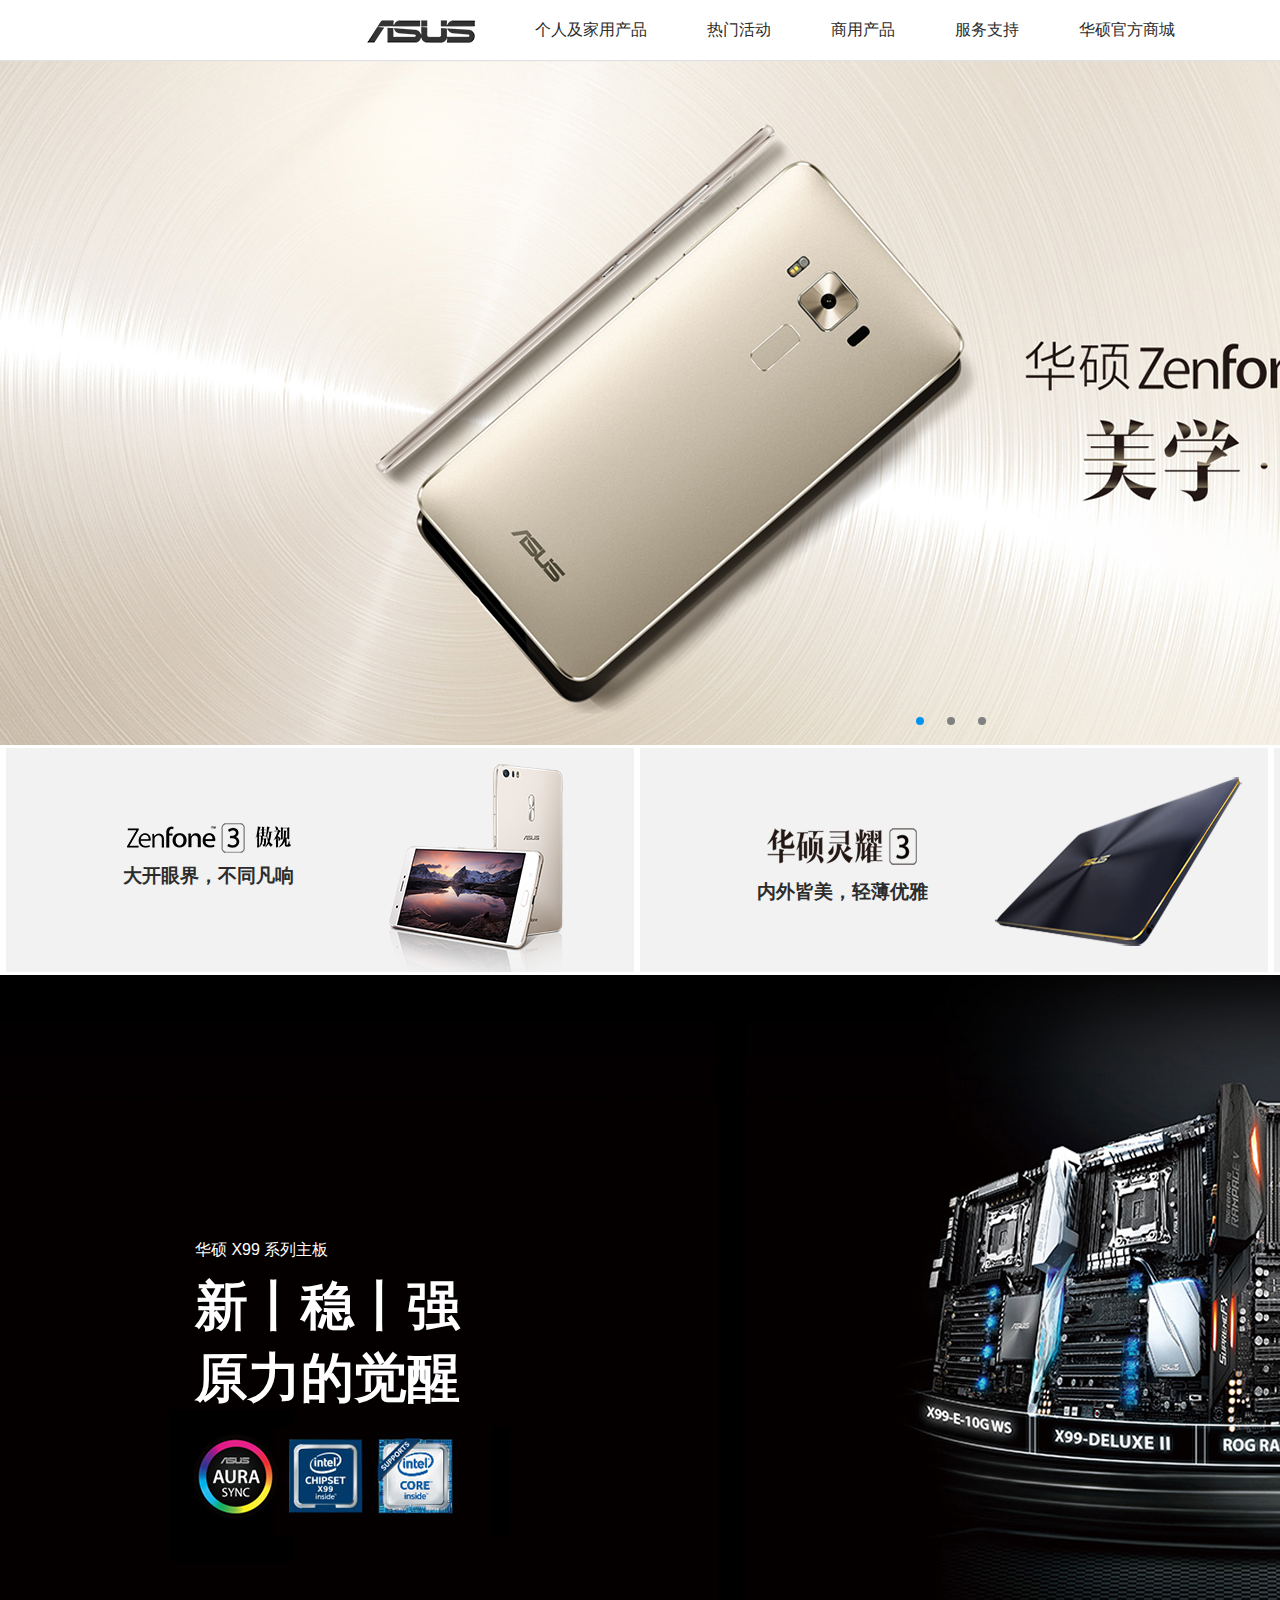
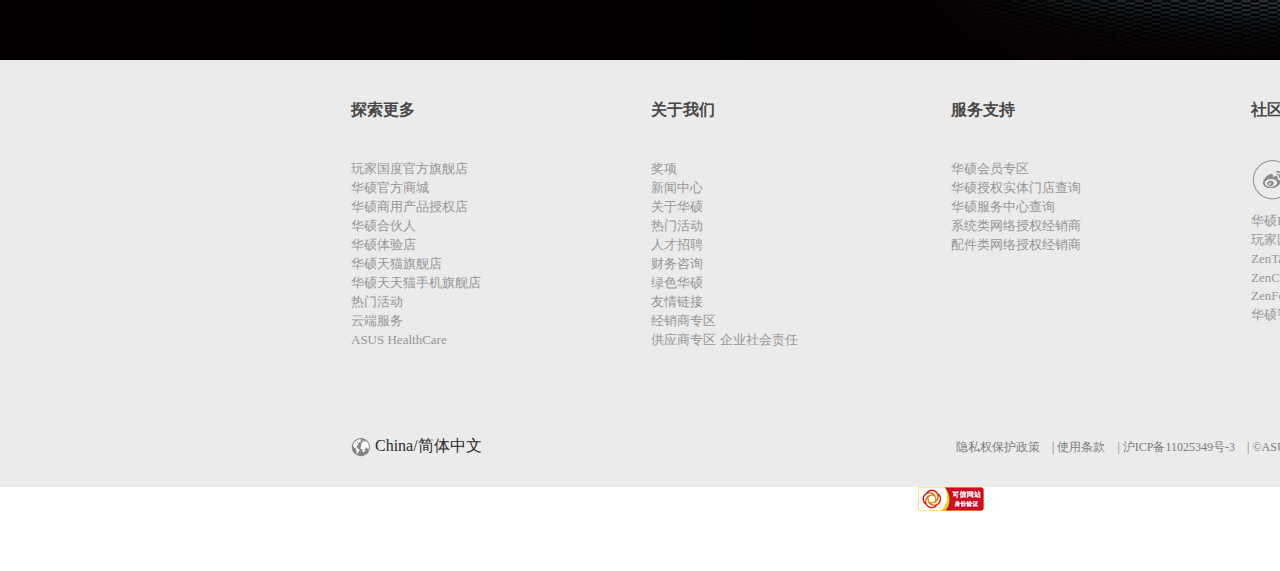
<file: index.html>
<!DOCTYPE html>
<html>
	<head>
		<meta charset="utf-8" />
		<link rel="stylesheet" type="text/css" href="css/base.css"/>
		<link rel="stylesheet" type="text/css" href="css/huashuo.css"/>
		<script src="js/souye.js" type="text/javascript" charset="utf-8"></script>
		<title></title>
	</head>
	<body>
		<!--整体-->
		<div id="all">
		<!--导航-->
		<div id="header">
			<div id="inner">
				<a id="logo" href="#"><img src="img/asus-logo-black.png"/></a>
				<div id="bar">
					<ul>
						<li class="h-l">
							<a href="#">个人及家用产品</a>
							<div id="var">
								<ul id="b-u">
									<li class="v-l"><a class="v-a" href="">智能手机</a>
										<div id="l-d">
											<div id="l-m">
												<span id="m-s">
													笔记本电脑
												</span><br />
												<a href="">ZENBOOK/U系列</a><br />
												<a href="">游戏系列</a><br />
												<a href="">N系列</a><br />
												<a href="">飞行堡垒系列</a><br />
												<a href="">A/K系列</a><br />
												<a href="">X系列</a><br />
												<a href="">E系列</a><br />
												<a href="">D系列</a><br />
												<a href="">W系列</a><br />
												<a href="">V/VM系列</a><br />
												<a href="">F/R系列</a><br />
												<span id="m-s-1">
													变形本
												</span><br />
												<a href="">Transformer Book 系列(可拆卸底座)</a>
												<a href="">Transformer Book 系列(可翻转屏幕)</a>
												<span id="m-s-1">
													笔记本电脑配件
												</span><br />
												<a href="">底座</a>
											</div><div id="l-r">
												<img src="img/78.png"/>
												<div id="r-b">
													<span id="m-s-2">
														ASUS ZenBook<br />
														U306UA
													</span><br />
													纤美外形，薄然心动<br />
													<a href="">了解更多</a>
												</div>
										</div>
									</li>
									<li class="v-l"><a class="v-a" href="">笔记本电脑及变形本</a>
										<div id="l-d">
											<div id="l-m">
												<span id="m-s">
													笔记本电脑
												</span><br />
												<a href="">ZENBOOK/U系列</a><br />
												<a href="">游戏系列</a><br />
												<a href="">N系列</a><br />
												<a href="">飞行堡垒系列</a><br />
												<a href="">A/K系列</a><br />
												<a href="">X系列</a><br />
												<a href="">E系列</a><br />
												<a href="">D系列</a><br />
												<a href="">W系列</a><br />
												<a href="productlist.html">V/VM系列</a><br />
												<a href="">F/R系列</a><br />
												<span id="m-s-1">
													变形本
												</span><br />
												<a href="">Transformer Book 系列(可拆卸底座)</a>
												<a href="">Transformer Book 系列(可翻转屏幕)</a>
												<span id="m-s-1">
													笔记本电脑配件
												</span><br />
												<a href="">底座</a>
											</div><div id="l-r">
												<img src="img/78.png"/>
												<div id="r-b">
													<span id="m-s-2">
														ASUS ZenBook<br />
														U306UA
													</span><br />
													纤美外形，薄然心动<br />
													<a href="">了解更多</a>
												</div>
											</div>
										</div>
									</li>
									<li class="v-l"><a class="v-a" href="">平板电脑</a>
										<div id="l-d">
											<div id="l-m"></div><div id="l-r"></div>
										</div>
									</li>
									<li class="v-l"><a class="v-a" href="">主板</a>
										<div id="l-d">
											<div id="l-m"></div><div id="l-r"></div>
										</div>
									</li>
									<li class="v-l"><a class="v-a" href="">显卡</a>
										<div id="l-d">
											<div id="l-m"></div><div id="l-r"></div>
										</div>
									</li>
									<li class="v-l"><a class="v-a" href="">智能配戴</a>
										<div id="l-d">
											<div id="l-m"></div><div id="l-r"></div>
										</div>
									</li>
									<li class="v-l"><a class="v-a" href="">台式电脑及一体电脑</a>
										<div id="l-d">
											<div id="l-m"></div><div id="l-r"></div>
										</div>
									</li>
									<li class="v-l"><a class="v-a" href="">液晶显示器</a>
										<div id="l-d">
											<div id="l-m"></div><div id="l-r"></div>
										</div>
									</li>
									<li class="v-l"><a class="v-a" href="">网络产品</a>
										<div id="l-d">
											<div id="l-m"></div><div id="l-r"></div>
										</div>
									</li>
									<li class="v-l"><a class="v-a" href="">多媒体产品</a>
										<div id="l-d">
											<div id="l-m"></div><div id="l-r"></div>
										</div>
									</li>
									<li class="v-l"><a class="v-a" href="">车载产品</a>
										<div id="l-d">
											<div id="l-m"></div><div id="l-r"></div>
										</div>
									</li>
									<li class="v-l"><a class="v-a" href="">周边配件</a>
										<div id="l-d">
											<div id="l-m"></div><div id="l-r"></div>
										</div>
									</li>
									<li class="v-l"><a class="v-a" href="">游戏设备</a>
										<div id="l-d">
											<div id="l-m"></div><div id="l-r"></div>
										</div>
									</li>
								</ul>
							</div>
						</li>
						<li class="h-l">
							<a href="#">热门活动</a>
							<div id="var1">
								<div id="v1">
									<div id="img1">
										<a href=""><div id="sh-img1"></div></a>
									</div>
									<div id="img1-a">
										<a href="">庆双旦 华硕板卡放大招</a>
									</div>
									<div id="v1-l">
										<a href=""><div id="sh-v1-l"></div></a>
									</div>
									<div id="v1-r">
										<a href=""><div id="sh-v1-r"></div></a>
									</div>
									<div id="v1-a">
									<a href="">缤纷圣诞，好礼不停</a>
									<a id="v1-a-2" href="">《求装机！大师》第二期</a>
									</div>
								</div>
								<div id="v2">
									<div id="v2-1">
										<a href=""><div id="sh-v2-1"></div></a>
									</div>
									<div id="v2-2">
										<a href=""><div id="sh-v2-2"></div></a>
									</div>
									<div id="v2-a">
										<a class="v2-a-1" href="">点燃激情，只为超越</a>
										<a id="v1-a-2" href="">心动灵耀</a>
									</div>
									<div id="v2-3">
										<a href=""><div id="sh-v2-3"></div></a>
									</div>
									<div id="v2-4">
										<a href=""><div id="sh-v2-4"></div></a>
									</div>
									<div id="v2-a">
										<a class="v2-a-1" href="">ROG Claymore 震撼上市</a>
										<a id="v1-a-2" href="">hello.小优</a>
									</div>
									<div id="v2-5">
										<a href=""><div id="sh-v2-5"></div></a>
									</div>
									<div id="v2-6">
										<a href=""><div id="sh-v2-6"></div></a>
									</div>
									<div id="v2-a">
										<a class="v2-a-1" href="">性能巨兽</a>
										<a id="v1-a-2" href="">热血游戏主义</a>
									</div>
								</div>
							</div>
						</li>
						<li class="h-l">
							<a href="#">商用产品</a>
							<div id="var2">
								<ul>
									<li><a class="l-a" href="">产品</a>
											<div id="var2-h">
												<div id="all-a">
													<a href="">笔记本电脑</a><br />
													<a href="">服务器与超算</a><br />
													<a href="">台式电脑</a><br />
													<a href="">一体电脑</a><br />
													<a href="">液晶显示器</a><br />
													<a href="">投影仪</a><br />
													<a href="">数位看板</a><br />
													<a href="">网络产品</a>
												</div>
											</div>
										</li>
									<li><a class="l-a" href="">企业规划</a>
										<div id="var2-h">
												<div id="all-a">
													<a href="">笔记本电脑</a><br />
													<a href="">服务器与超算</a><br />
													<a href="">台式电脑</a><br />
													<a href="">一体电脑</a><br />
													<a href="">液晶显示器</a><br />
													<a href="">投影仪</a><br />
													<a href="">数位看板</a><br />
													<a href="">网络产品</a>
												</div>
											</div>
									</li>
									<li><a class="l-a" href="">解决方案</a>
										<div id="var2-h">
												<div id="all-a">
													<a href="">笔记本电脑</a><br />
													<a href="">服务器与超算</a><br />
													<a href="">台式电脑</a><br />
													<a href="">一体电脑</a><br />
													<a href="">液晶显示器</a><br />
													<a href="">投影仪</a><br />
													<a href="">数位看板</a><br />
													<a href="">网络产品</a>
												</div>
											</div>
									</li>
									<li><a class="l-a" href="">行业应用</a>
										<div id="var2-h">
												<div id="all-a">
													<a href="">笔记本电脑</a><br />
													<a href="">服务器与超算</a><br />
													<a href="">台式电脑</a><br />
													<a href="">一体电脑</a><br />
													<a href="">液晶显示器</a><br />
													<a href="">投影仪</a><br />
													<a href="">数位看板</a><br />
													<a href="">网络产品</a>
												</div>
											</div>
									</li>
								</ul>
							</div>
						</li>
						<li class="h-l">
							<a href="#">服务支持</a>
							<div id="var3">
								<ul>
									<li><a class="l-a" href="">服务与支持</a></li>
									<li><a class="l-a" href="">玩家国度社区论坛</a></li>
									<li><a class="l-a" href="">ZenTalk 硕粉俱乐部</a></li>
									<li><a class="l-a" href="">ZenCare</a></li>
								</ul>
							</div>
						</li>
						<li class="h-l"><a href="#">华硕官方商城</a></li>
					</ul>
				</div>
				<div id="search">
					<ul id="log">
						<li><a href="log.html">登录</a></li>
					</ul>
					<form action="" method="post">
						<input type="text" name="sousuo" id="sousuo" value="" />
						<input id="s-botton" type="image" src="img/icon-search.png"/>
					</form>
				</div>
			</div>
			</div>
		<!--商品轮播栏-->	
		<div id="pic">
				<a href="#" title="ZenFone 3 尊爵">
					<div id="shadow1" style="display: block;">
						<ul class="s-u">
							<li id="s-l-1"></li>
							<li id="s-l-2"></li>
							<li id="s-l-3"></li>
						</ul>
					</div>
				</a>
				<a href="#" title="华硕灵焕 3 Pro">
					<div id="shadow2">
						<img id="linhuan" src="img/poSNhLdpINUYOAbY-0_1.png"/>
						<h1 id="description">二合一，随心所变，自由自在</h1>
						<ul class="s-u">
							<li id="s-l-4"></li>
							<li id="s-l-5"></li>
							<li id="s-l-6"></li>
						</ul>
					</div>
				</a>
				<a href="#" title="ROG Claymore">
					<div id="shadow3">
						<ul class="s-u">
							<li id="s-l-7"></li>
							<li id="s-l-8"></li>
							<li id="s-l-9"></li>
						</ul>
					</div>
				</a>
			</div>
		<div id="middle">
				<a class="m-out" href="" title="Zenfone 3 傲视">
					<div id="sign" title="Zenfone 3 傲视">
						<img src="img/u6ynLwuAZERj9WRi-0_1.png" title="Zenfone 3 傲视"/>
						<h3>大开眼界，不同凡响</h3>
					</div>
					<img src="img/u6ynLwuAZERj9WRi-0_0.png" title="Zenfone 3 傲视"/>
				</a>
				<a class="m-out" href="" title="华硕灵耀 3">
					<div id="sign" title="华硕灵耀 3">
						<img src="img/u6ynLwuAZERj9WRi-1_1.png" title="华硕灵耀 3"/>
						<h3>内外皆美，轻薄优雅</h3>
					</div>
					<img src="img/u6ynLwuAZERj9WRi-1_0.png" title="华硕灵耀 3"/>
				</a>
				<a class="m-out" href="" title="ROG-GT51CA">
					<div id="sign" title="ROG-GT51CA">
						<img src="img/u6ynLwuAZERj9WRi-2_1.png" title="ROG-GT51CA"/>
						<h3>动力全开，尽享荣耀</h3>
					</div>
					<img src="img/u6ynLwuAZERj9WRi-2_0.png" title="ROG-GT51CA"/>
				</a>
			</div>
		<a href="">
				<div id="bottom">
					<div id="b-l">
						<div class="title" >华硕 X99 系列主板</div>
						<h1 class="sub-title" >新丨稳丨强<br>原力的觉醒</h1>
					</div>
				</div>
			</a>
		<!--尾部-->
		<div id="footer">
				<div id="f-t">
					<div class="extend">
						<h4 id="f-s">探索更多</h4>
						</span><br />
						<a href="">玩家国度官方旗舰店</a><br />
						<a href="">华硕官方商城</a><br />
						<a href="">华硕商用产品授权店</a><br />
						<a href="">华硕合伙人</a><br />
						<a href="">华硕体验店</a><br />
						<a href="">华硕天猫旗舰店</a><br />
						<a href="">华硕天天猫手机旗舰店</a><br />
						<a href="">热门活动</a><br />
						<a href="">云端服务</a><br />
						<a href="">ASUS HealthCare</a>
					</div>
					<div class="extend">
						<h4 id="f-s">关于我们</h4>
						</span><br />
						<a href="">奖项</a><br />
						<a href="">新闻中心</a><br />
						<a href="">关于华硕</a><br />
						<a href="">热门活动</a><br />
						<a href="">人才招聘</a><br />
						<a href="">财务咨询</a><br />
						<a href="">绿色华硕</a><br />
						<a href="">友情链接</a><br />
						<a href="">经销商专区</a><br />
						<a href="">供应商专区</a>
						<a href="">企业社会责任</a>
					</div>
					<div class="extend">
						<h4 id="f-s">服务支持</h4>
						</span><br />
						<a href="">华硕会员专区</a><br />
						<a href="">华硕授权实体门店查询</a><br />
						<a href="">华硕服务中心查询</a><br />
						<a href="">系统类网络授权经销商</a><br />
						<a href="">配件类网络授权经销商</a><br />
					</div>
					<div class="extend">
						<h4 id="f-s">社区</h4>
						</span><br />
						<div id="btn">
							<a href=""><img src="img/183_n.png"/></a>
							<a href=""><img src="img/184_n.png"/></a>
							<a href=""><img src="img/230_n.png"/></a>
						</div>
						<a href="">华硕ROG玩家国度官方视频站</a><br />
						<a href="">玩家国度社区论坛</a><br />
						<a href="">ZenTalk 硕粉俱乐部</a><br />
						<a href="">ZenCare</a><br />
						<a href="">ZenFone吧</a><br />
						<a href="">华硕智能手机微博</a><br />
					</div>
				</div>
				<div id="f-m">
					<div id="language">
						<img src="img/global_icon.png"/>
						<a href="">China/简体中文</a>
					</div>
					<div id="m-r">
						<a href="">隐私权保护政策</a>|
						<a href="">使用条款</a>|
						<a href="">沪ICP备11025349号-3</a>|
						©ASUSTeK Computer Inc. All rights reserved.
					</div>
				</div>
				<div id="f-b">
					<img src="img/cnnic.png"/>
				</div>
			</div>
		</div>
	</body>
</html>
</file>
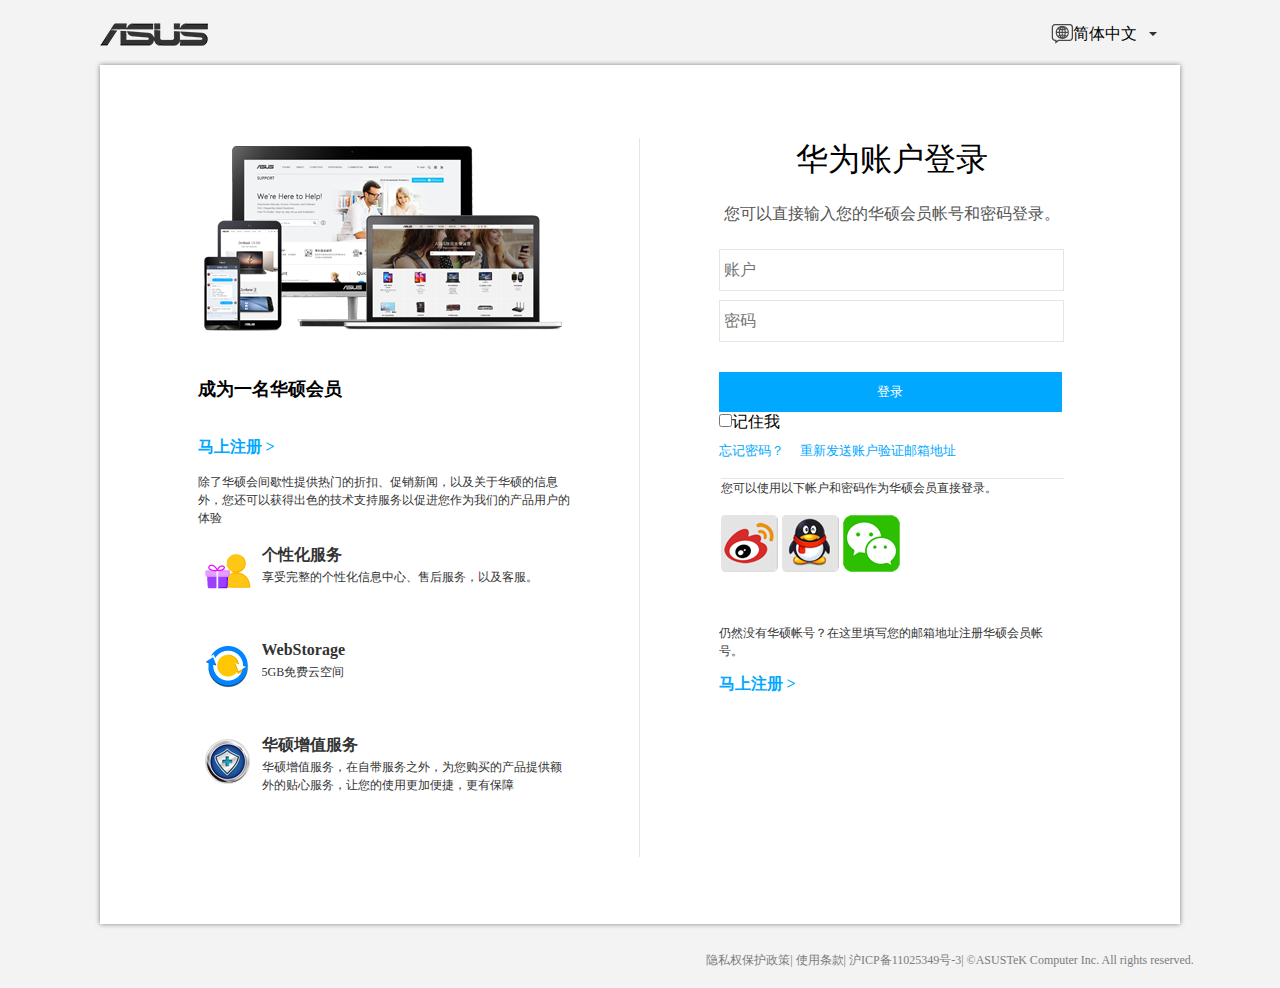
<file: log.html>
<!DOCTYPE html>
<html>
	<head>
		<meta charset="UTF-8">
		<link rel="stylesheet" type="text/css" href="css/base.css"/>
		<link rel="stylesheet" type="text/css" href="css/huashuo.css"/>
		<link rel="stylesheet" type="text/css" href="css/log.css"/>
		<script src="js/register.js" type="text/javascript" charset="utf-8"></script>
		<title></title>
	</head>
	<body>
		<div id="bar1">
			<a id="logo" href="#"><img src="img/asus-logo-black.png"/></a>
			<div id="languages">
				&nbsp;&nbsp;简体中文
				<img src="img/下载2.png"/>
			</div>
		</div>
		<div id="main">
			<div id="main-l">
				<div id="main-l-m">
					<img src="img/top-image.png"/>
					<h1 class="page-title">成为一名华硕会员</h1>
					<a id="main-a" href="register.html">马上注册 ></a>
					<div id="word">
                   		 除了华硕会间歇性提供热门的折扣、促销新闻，以及关于华硕的信息<br />
                   		 外，您还可以获得出色的技术支持服务以促进您作为我们的产品用户的<br />
                   		 体验
               		</div>
               		<div class="servers">
               			<img src="img/s-icon1.png"/>
               			<div class="se-w"><span>个性化服务</span><br />享受完整的个性化信息中心、售后服务，以及客服。</div>
               		</div>
               		<div class="servers">
               			<img src="img/s-icon2.png"/>
               			<div class="se-w"><span>WebStorage</span><br />5GB免费云空间</div>
               		</div>
               		<div class="servers">
               			<img src="img/s-icon4.png"/>
               			<div class="se-w"><span>华硕增值服务</span><br />华硕增值服务，在自带服务之外，为您购买的产品提供额外的贴心服务，让您的使用更加便捷，更有保障</div>
               		</div>
				</div>
			</div>
			<div id="main-r">
				<div id="main-r-m">
					<h1>华为账户登录</h1>
					<span id="r-sp">您可以直接输入您的华硕会员帐号和密码登录。</span>
					<input type="text " name="account" id="account" placeholder=" 账户" />
					<input type="password" name="mypassword" id="mypassword" placeholder=" 密码" />
					<div id="log-in">
						<input type="submit" name="mylog" id="mylog" value="登录" />
					</div>
					<input type="checkbox" name="mycheck" id="mycheck" value="checked" /><label for="mycheck">记住我</label>
					<div id="r-a">
						<a href="">忘记密码？</a><a href="">重新发送账户验证邮箱地址</a>
					</div>
					<div id="con-type">
						<p>您可以使用以下帐户和密码作为华硕会员直接登录。</p>
						<div id="btn-list">
							<img src="img/weibo_icon.png"/>
							<img src="img/qq_icon.png"/>
							<img src="img/wechat_icon.png"/>
						</div>
					</div>
					<p id="r-p">仍然没有华硕帐号？在这里填写您的邮箱地址注册华硕会员帐号。</p>
					<a id="main-r-a" href="register.html">马上注册 ></a>
				</div>
			</div>
		</div>
		<div id="bottom-log">
			<div id="m-r1">
				<a href="">隐私权保护政策</a>|
				<a href="">使用条款</a>|
				<a href="">沪ICP备11025349号-3</a>|
				©ASUSTeK Computer Inc. All rights reserved.
			</div>
		</div>
		<div id="language-select">
			<ul id="SimpleHeadBar1_LangCodeList" class="dropdown-menu">
                        <li><a href="#">English</a></li>
                        <li><a href="#">繁體中文</a></li>
                        <li><a href="#">Русский</a></li>
                        <li><a href="#">Русский-Украина</a></li>
                        <li><a href="#">Українська</a></li>
                        <li><a href="#">Deutsch</a></li>
                        <li><a href="#">Français</a></li>
                        <li><a href="#">Italiano</a></li>
                        <li><a href="#">Bahasa Indonesia</a></li>
                        <li><a href="#">Português</a></li>
                        <li><a href="#">Português-Brasil</a></li>
                        <li><a href="#">Nederlands</a></li>
                        <li><a href="#">Türkçe</a></li>
                        <li><a href="#">العربية</a></li>
                        <li><a href="#">العربية-Egypt</a></li>
                        <li><a href="#">Čeština</a></li>
                        <li><a href="#">Polski</a></li>
                        <li><a href="#">Español</a></li>
                        <li><a href="#">Latin Spanish</a></li>
                        <li><a href="#">Magyar</a></li>
                        <li><a href="#">Dansk</a></li>
                        <li><a href="#">Suomi</a></li>
                        <li><a href="#">Norwegian</a></li>
                        <li><a href="#">Svenska</a></li>
                        <li><a href="#">Việt Nam</a></li>
                        <li><a href="#">日本語</a></li>
                        <li><a href="#">România</a></li>
                        <li><a href="#">ไทย</a></li>
                        <li><a href="#">Српски</a></li>
                        <li><a href="#">한국어</a></li>
                        <li><a href="#">Slovensko</a></li>
                        <li><a href="#">עברית</a></li>
			</ul>
		</div>
	</body>
</html>
</file>
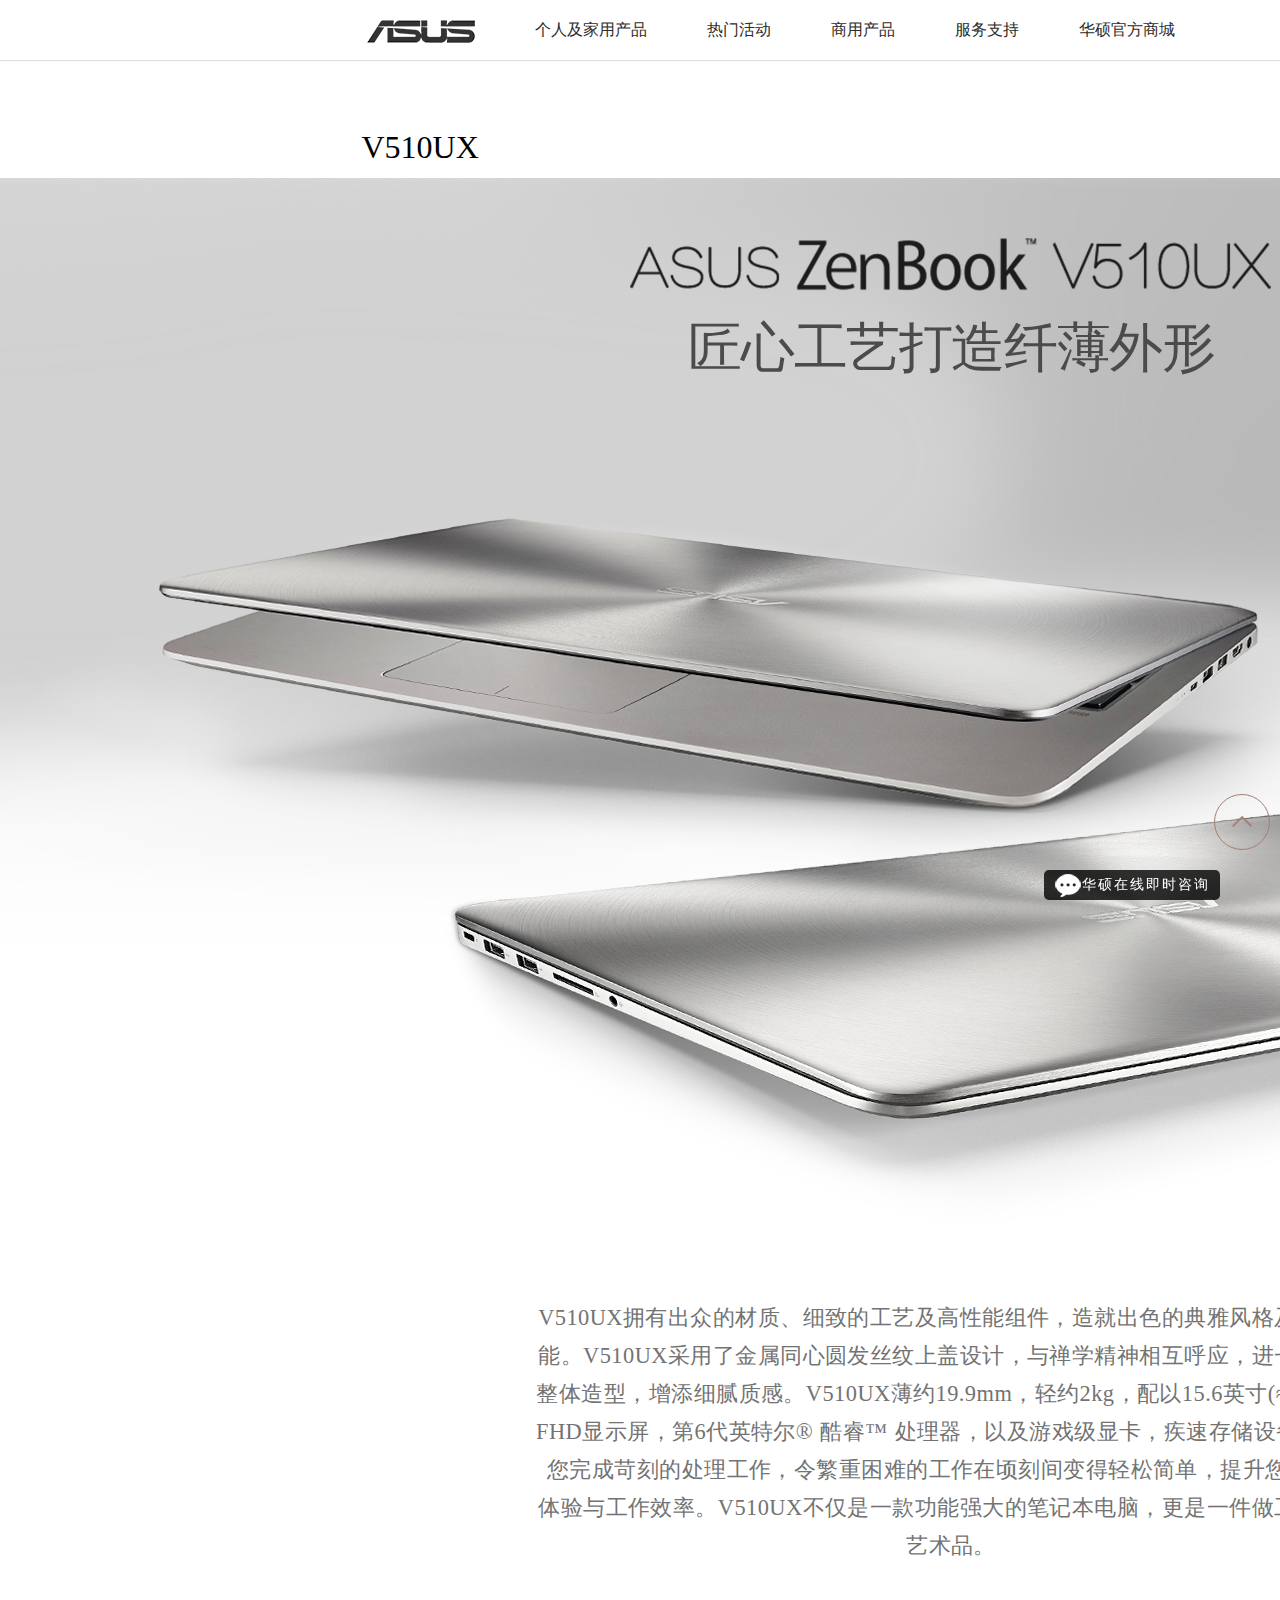
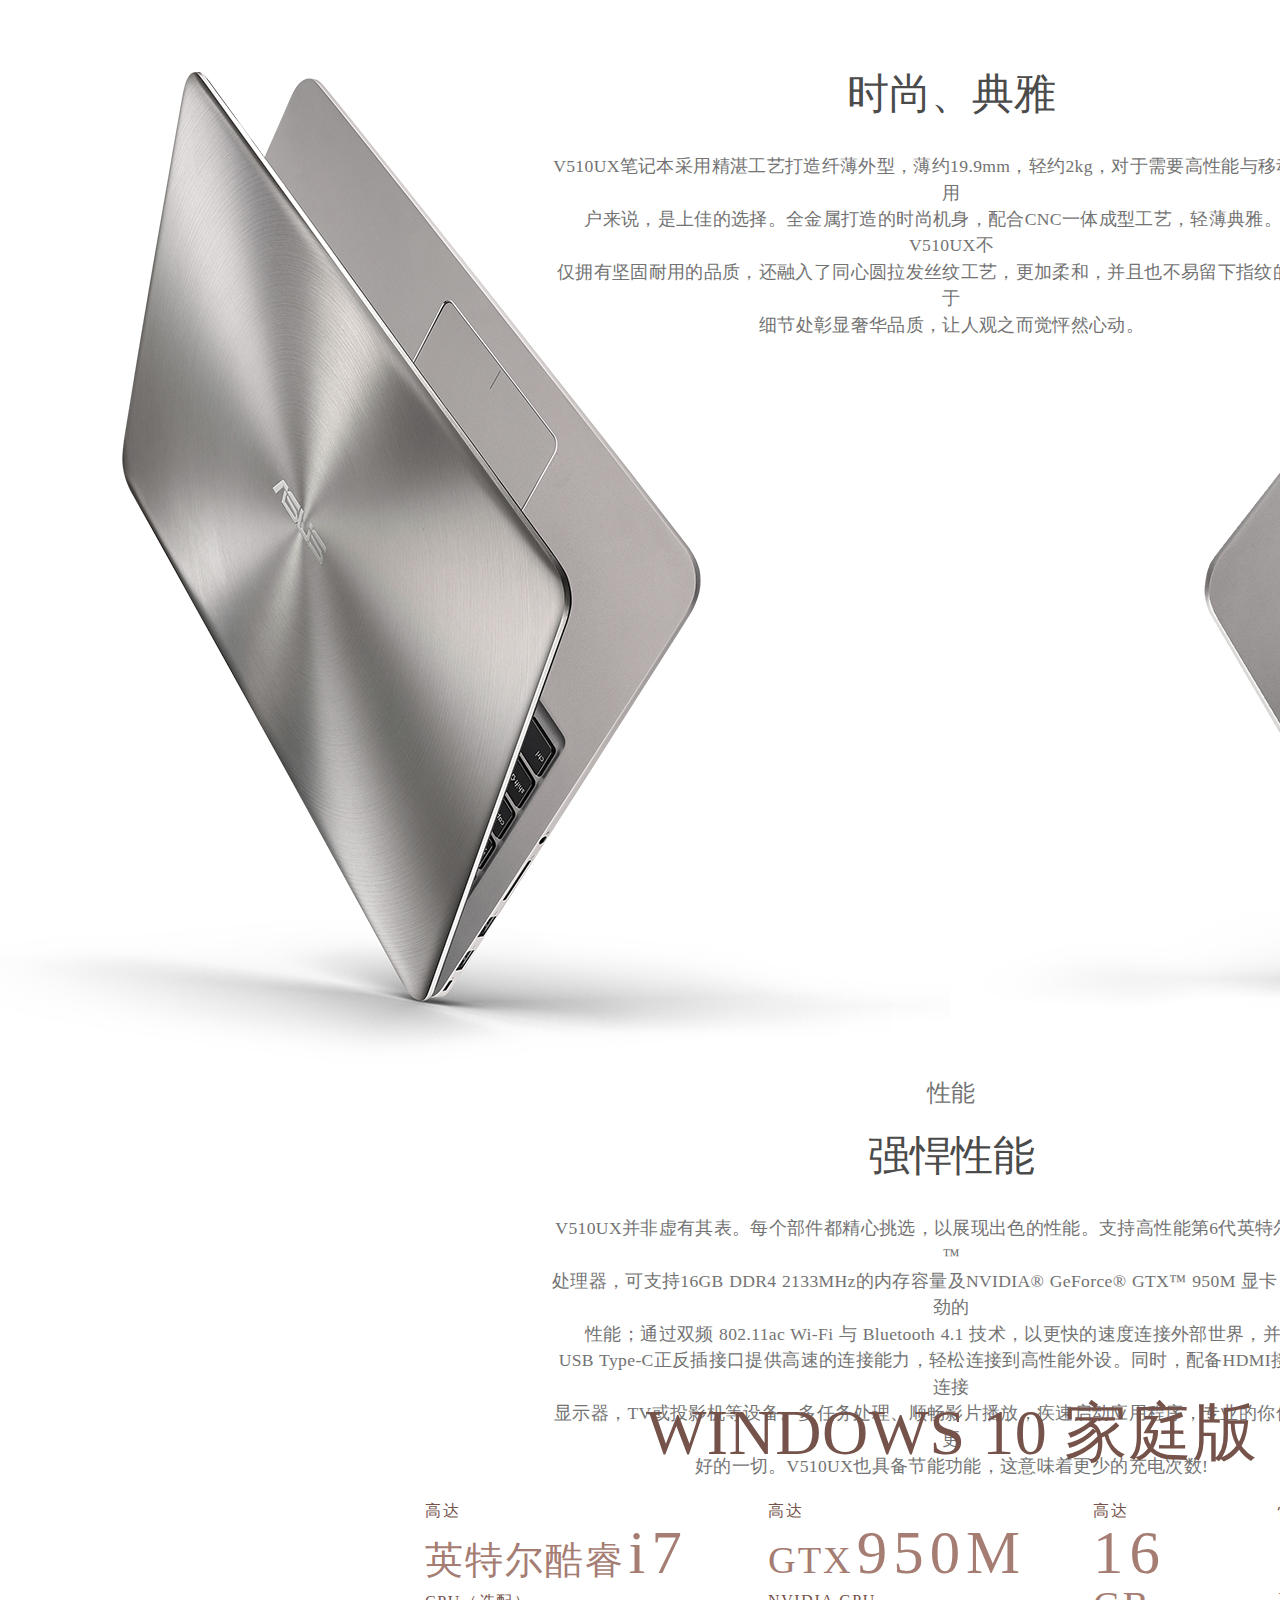
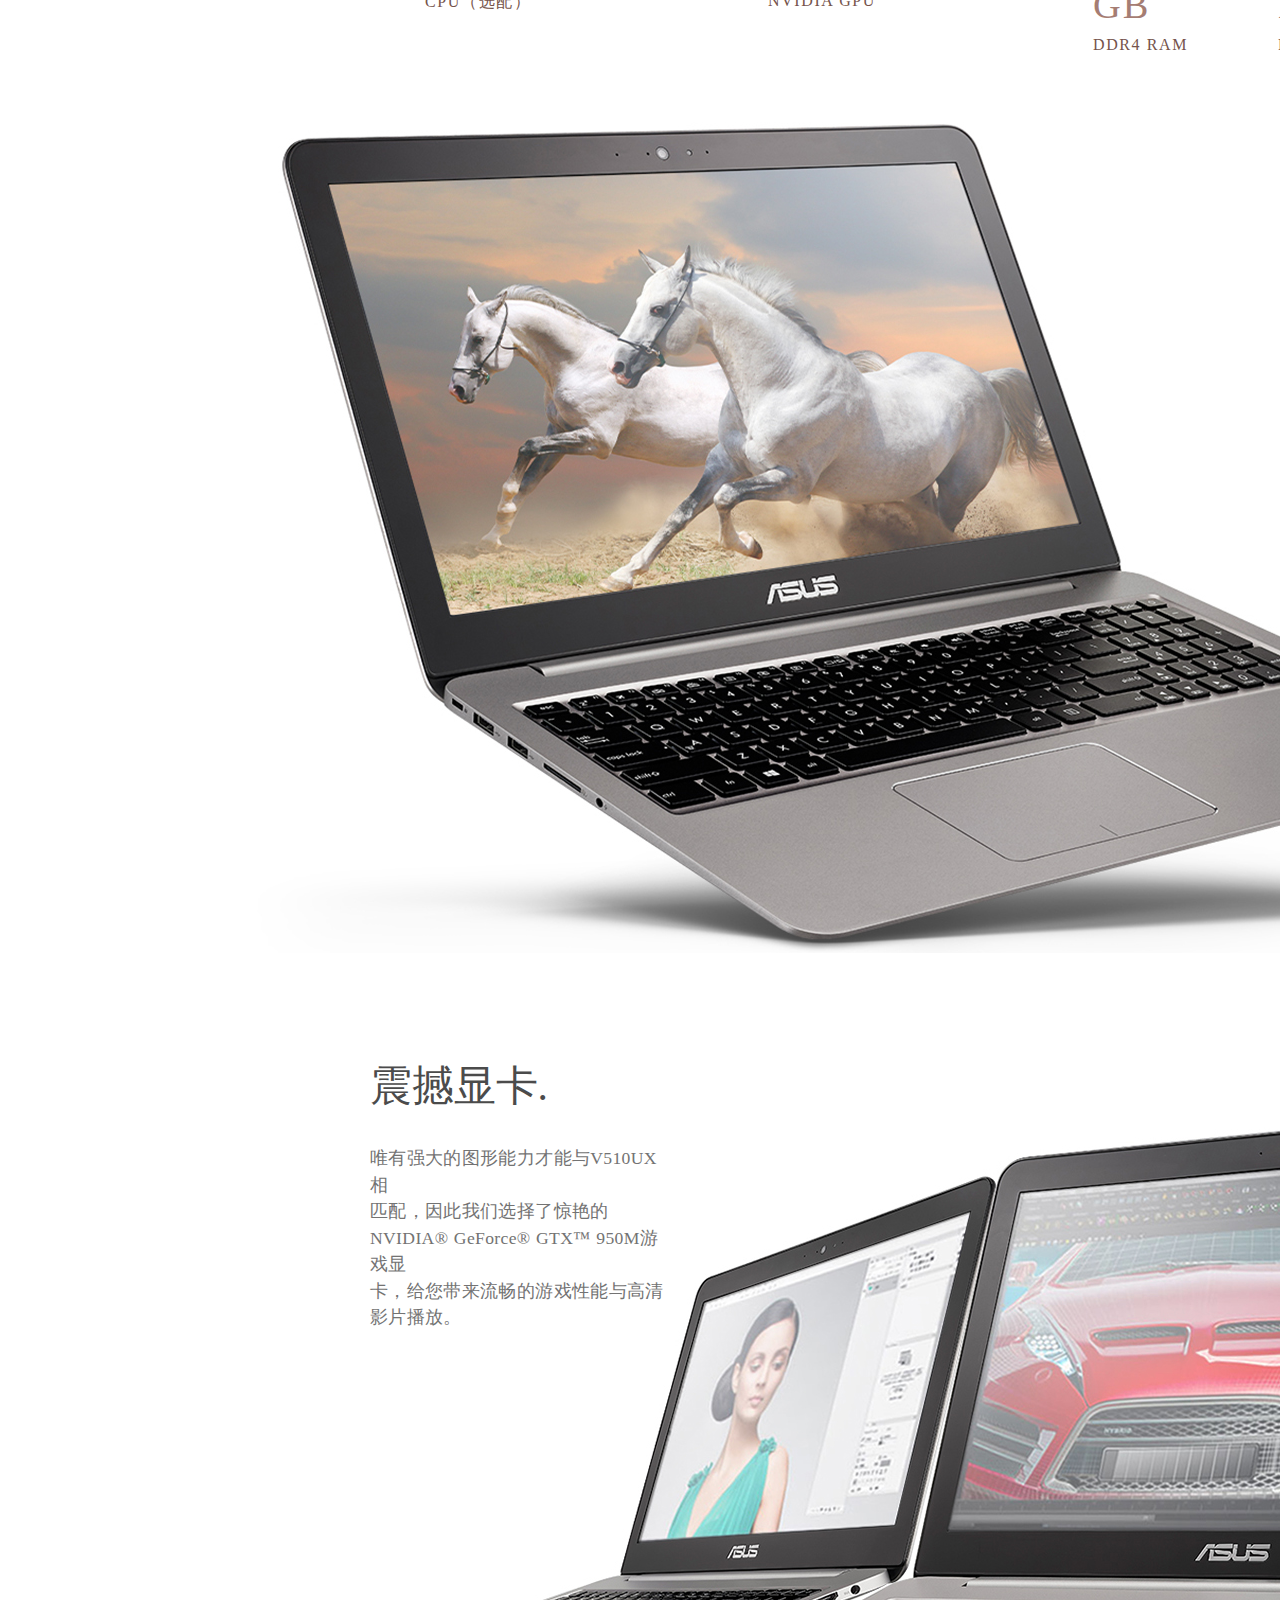
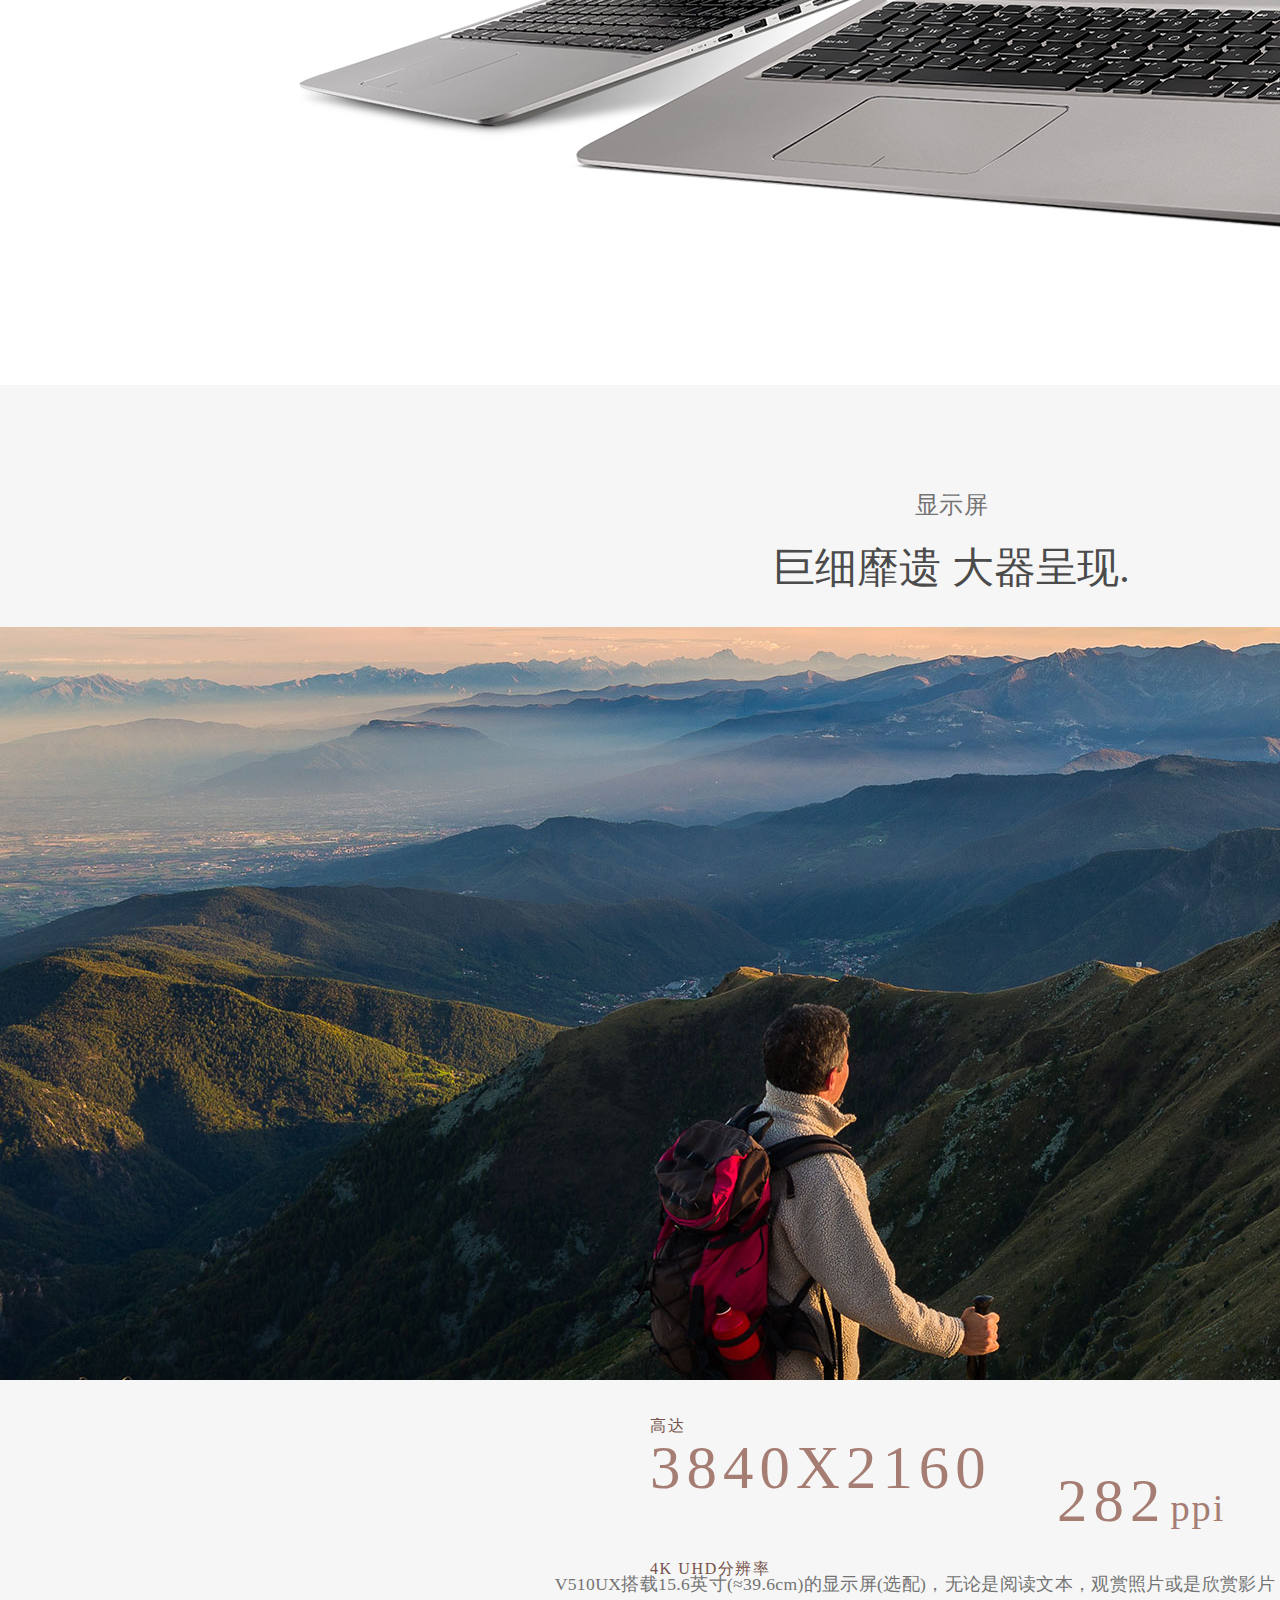
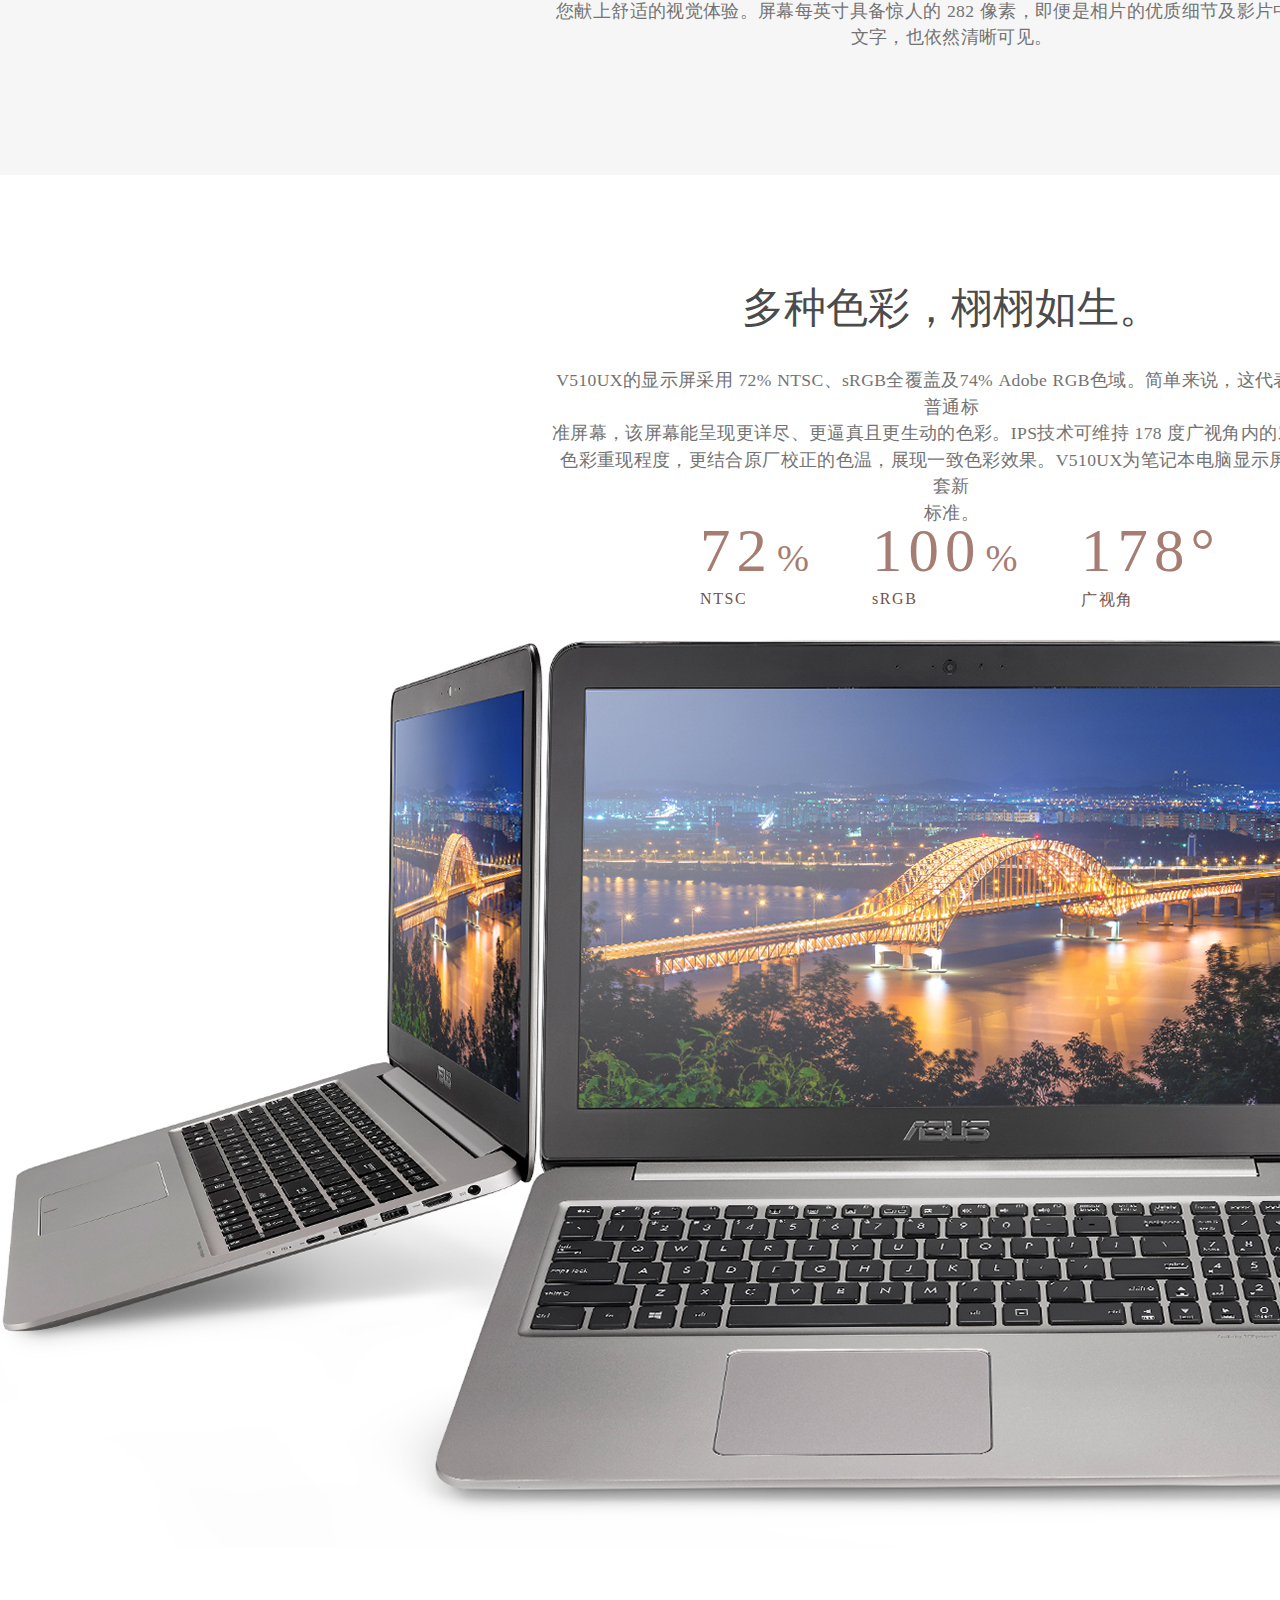
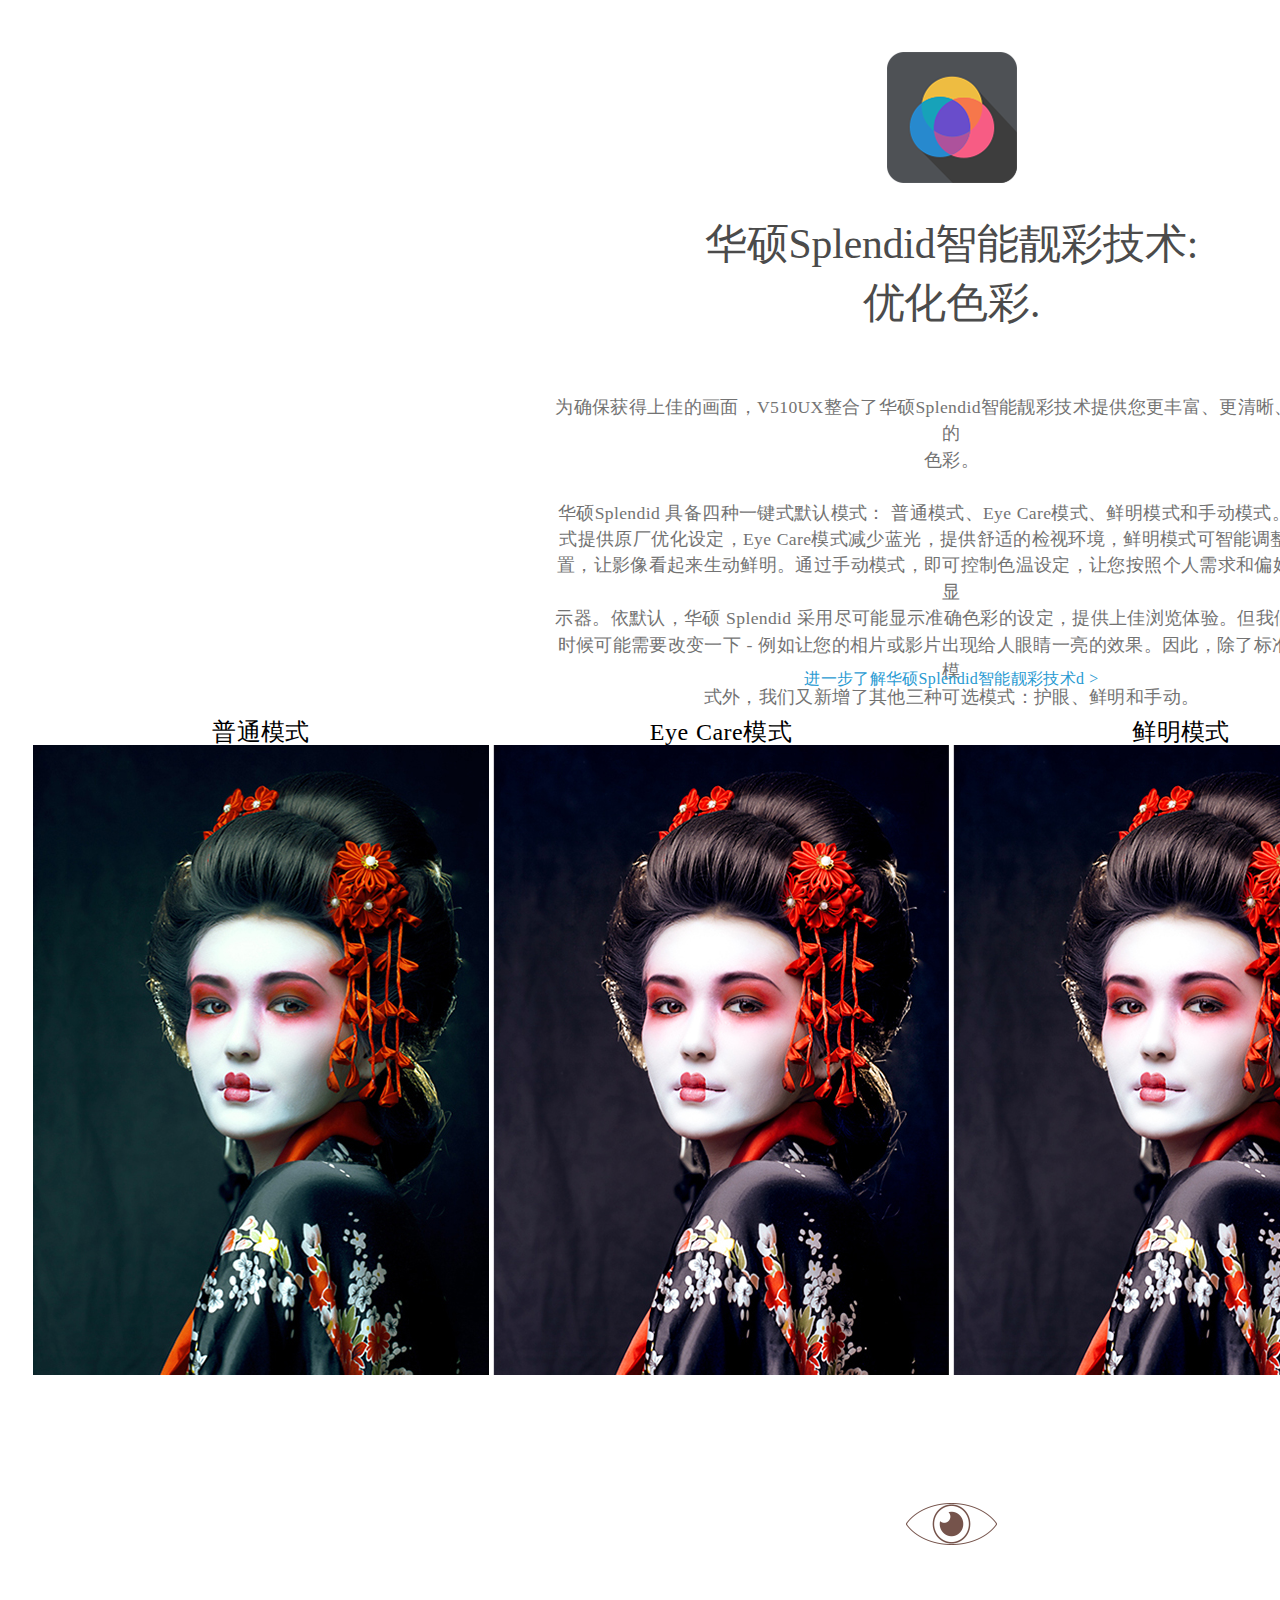
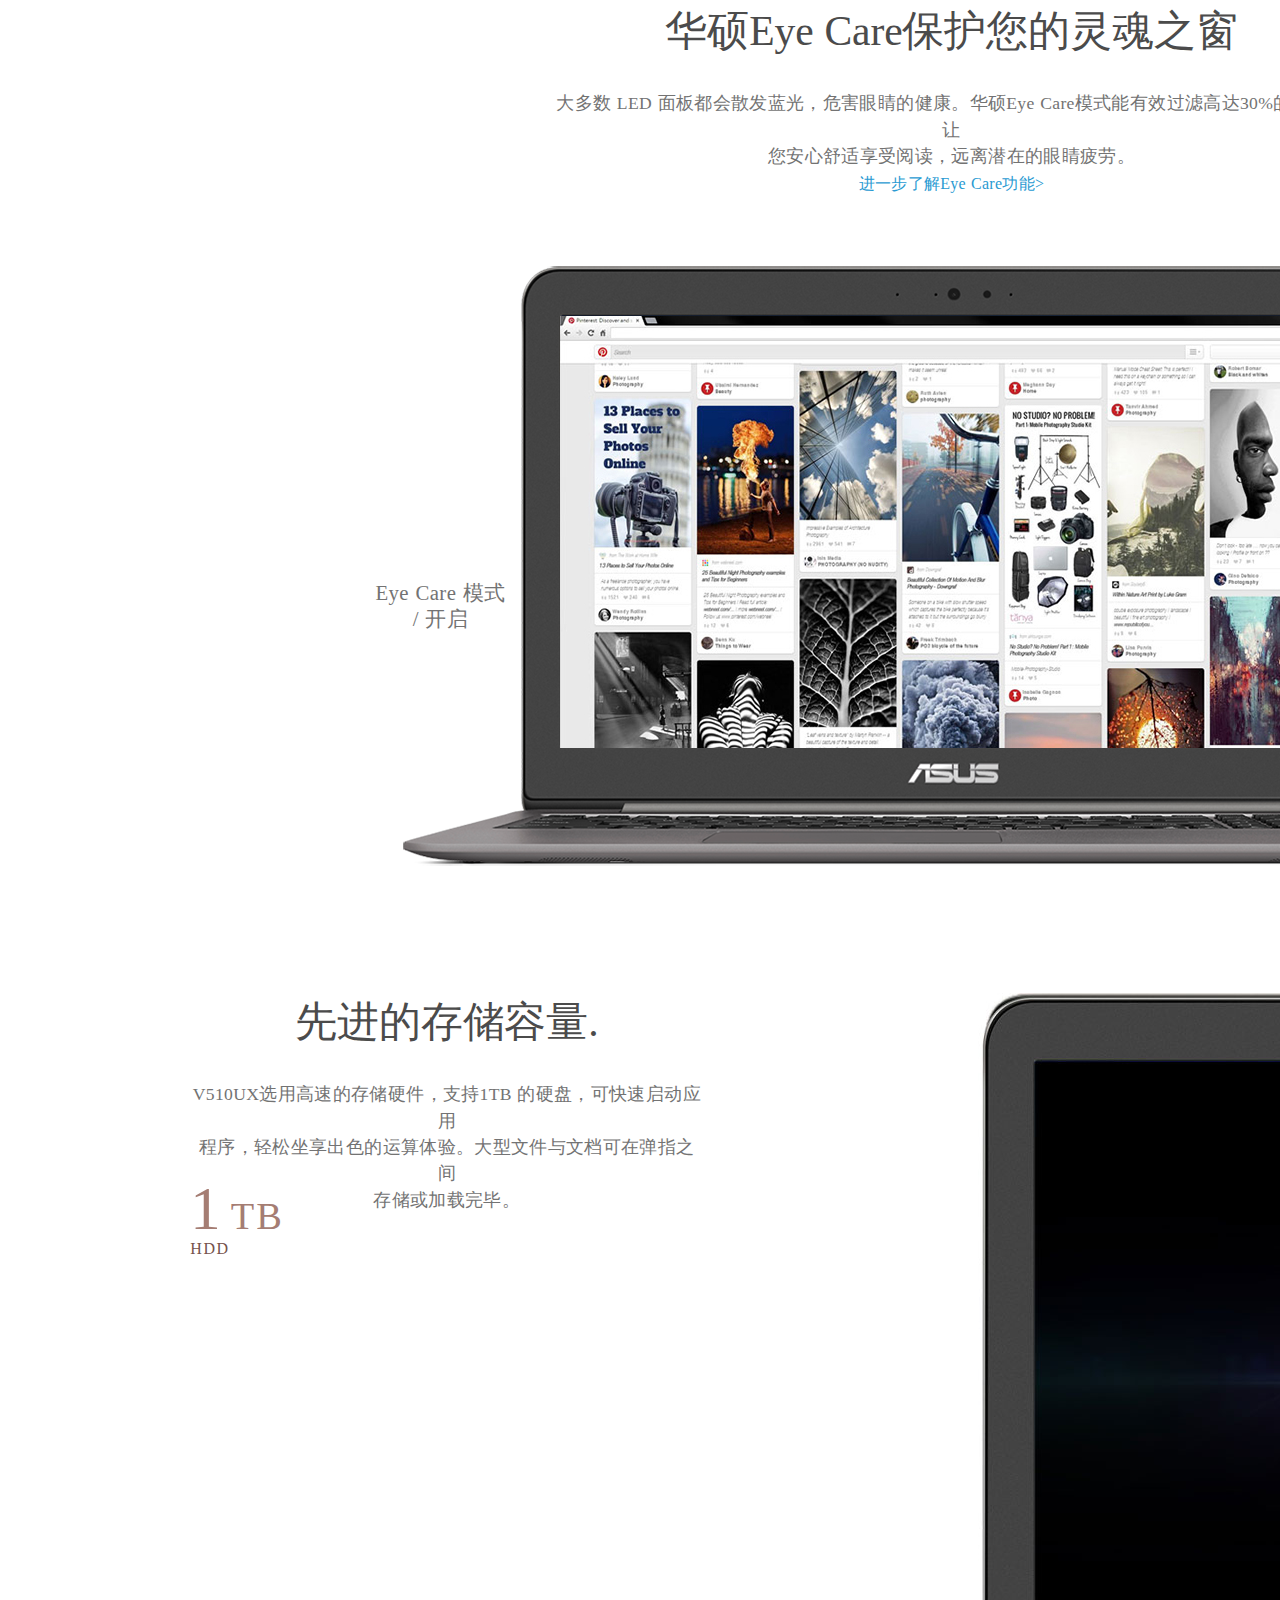
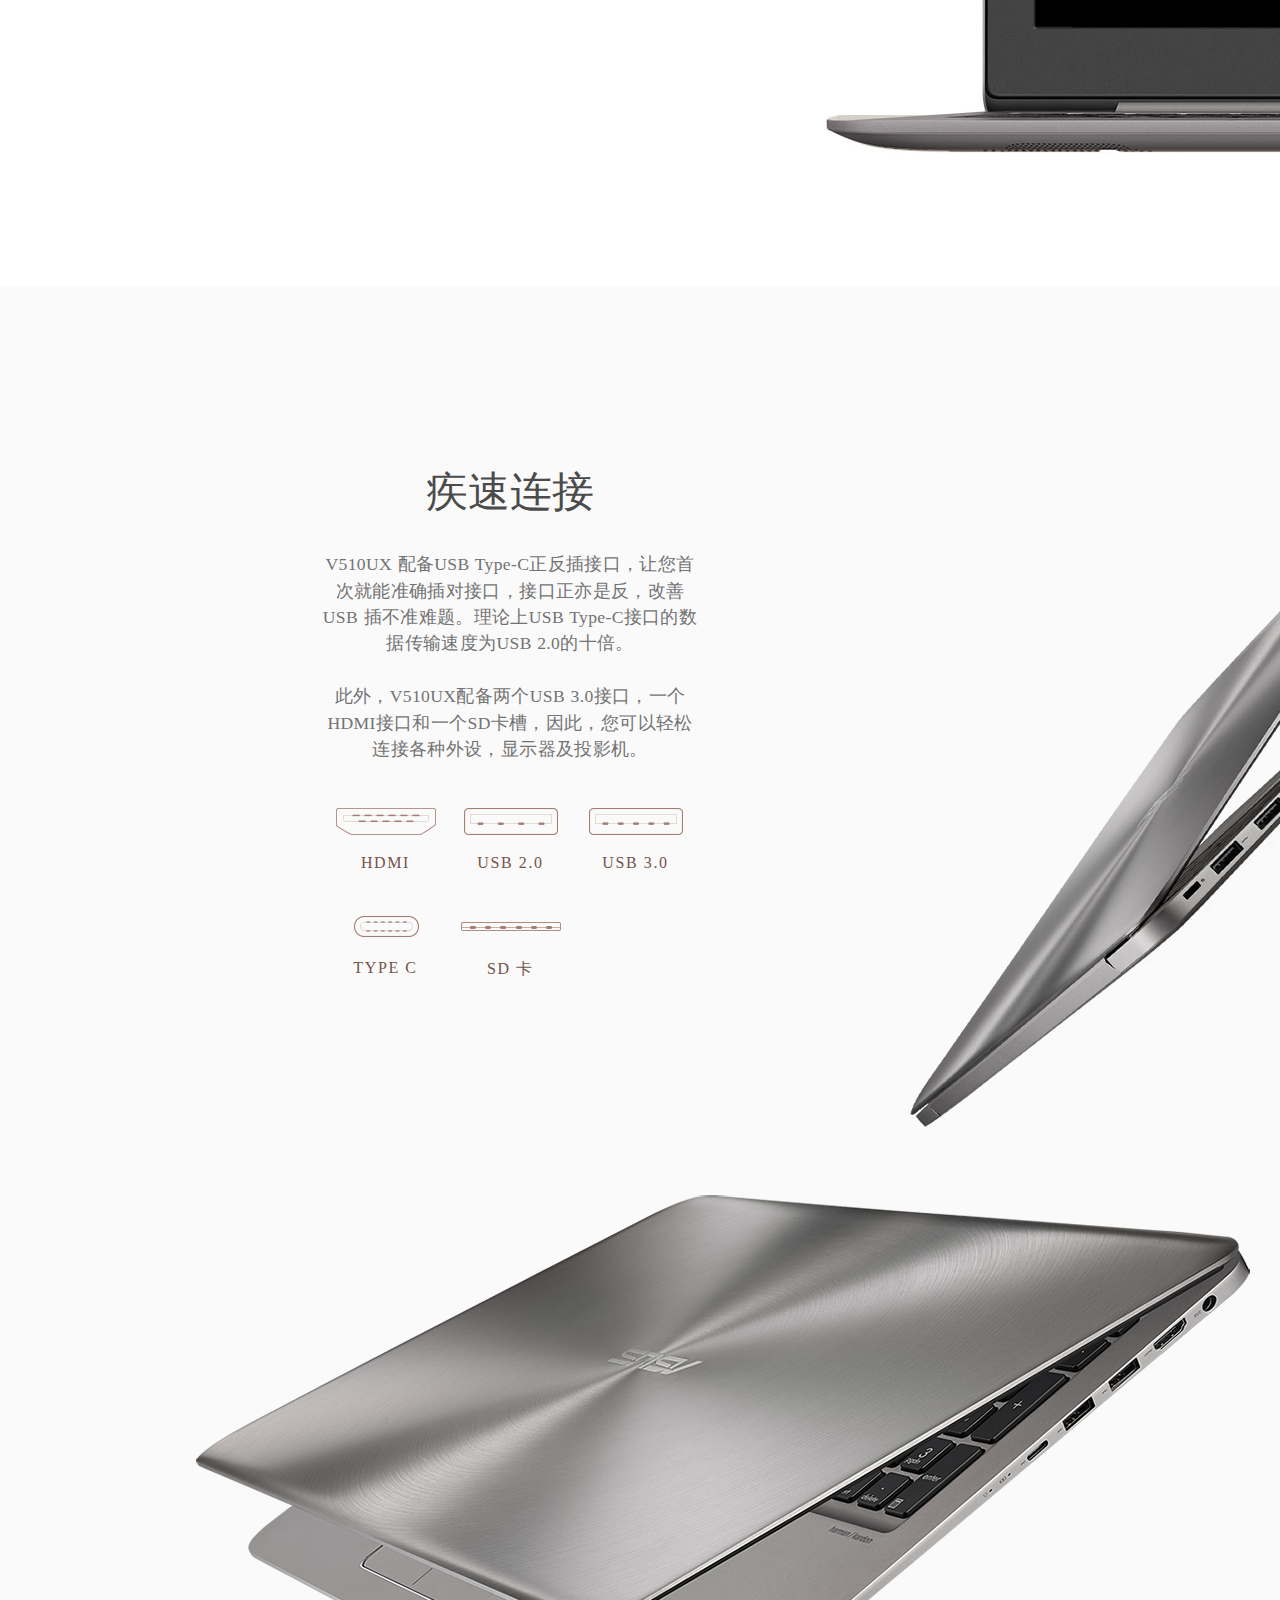
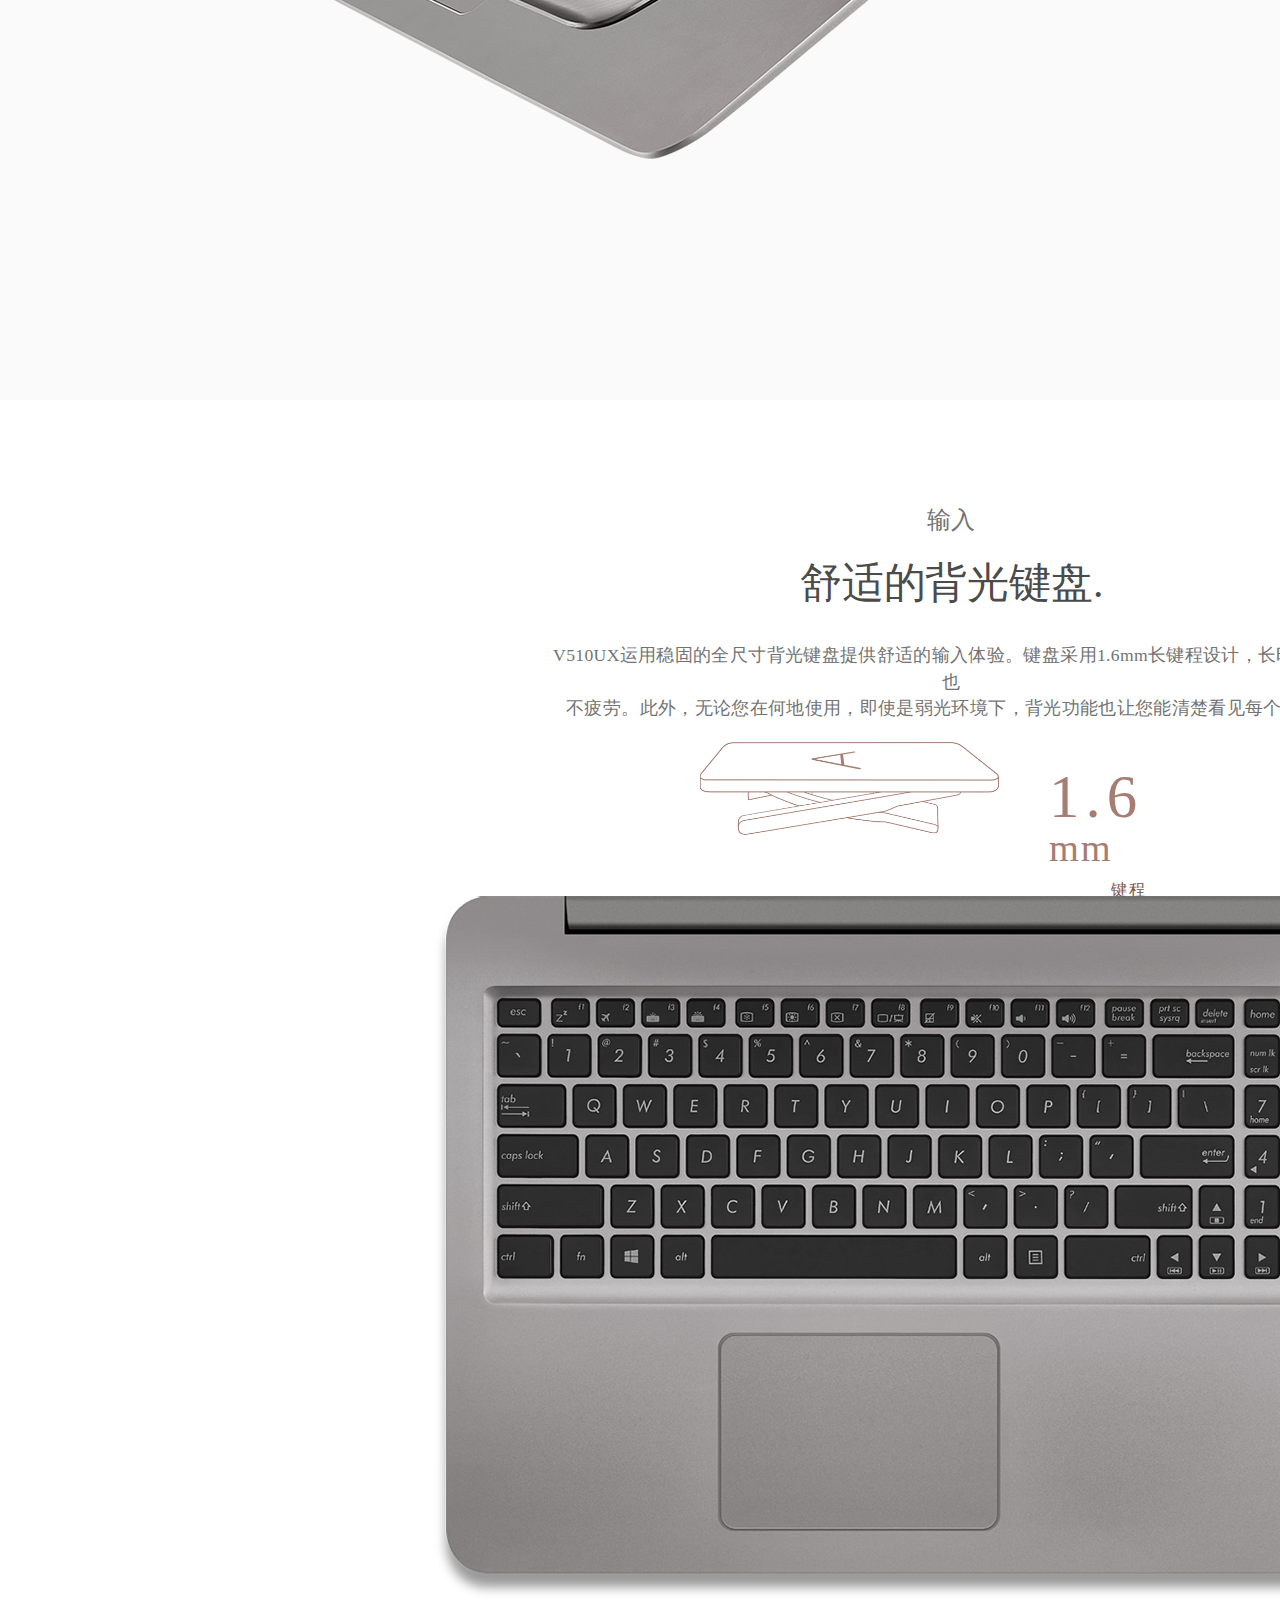
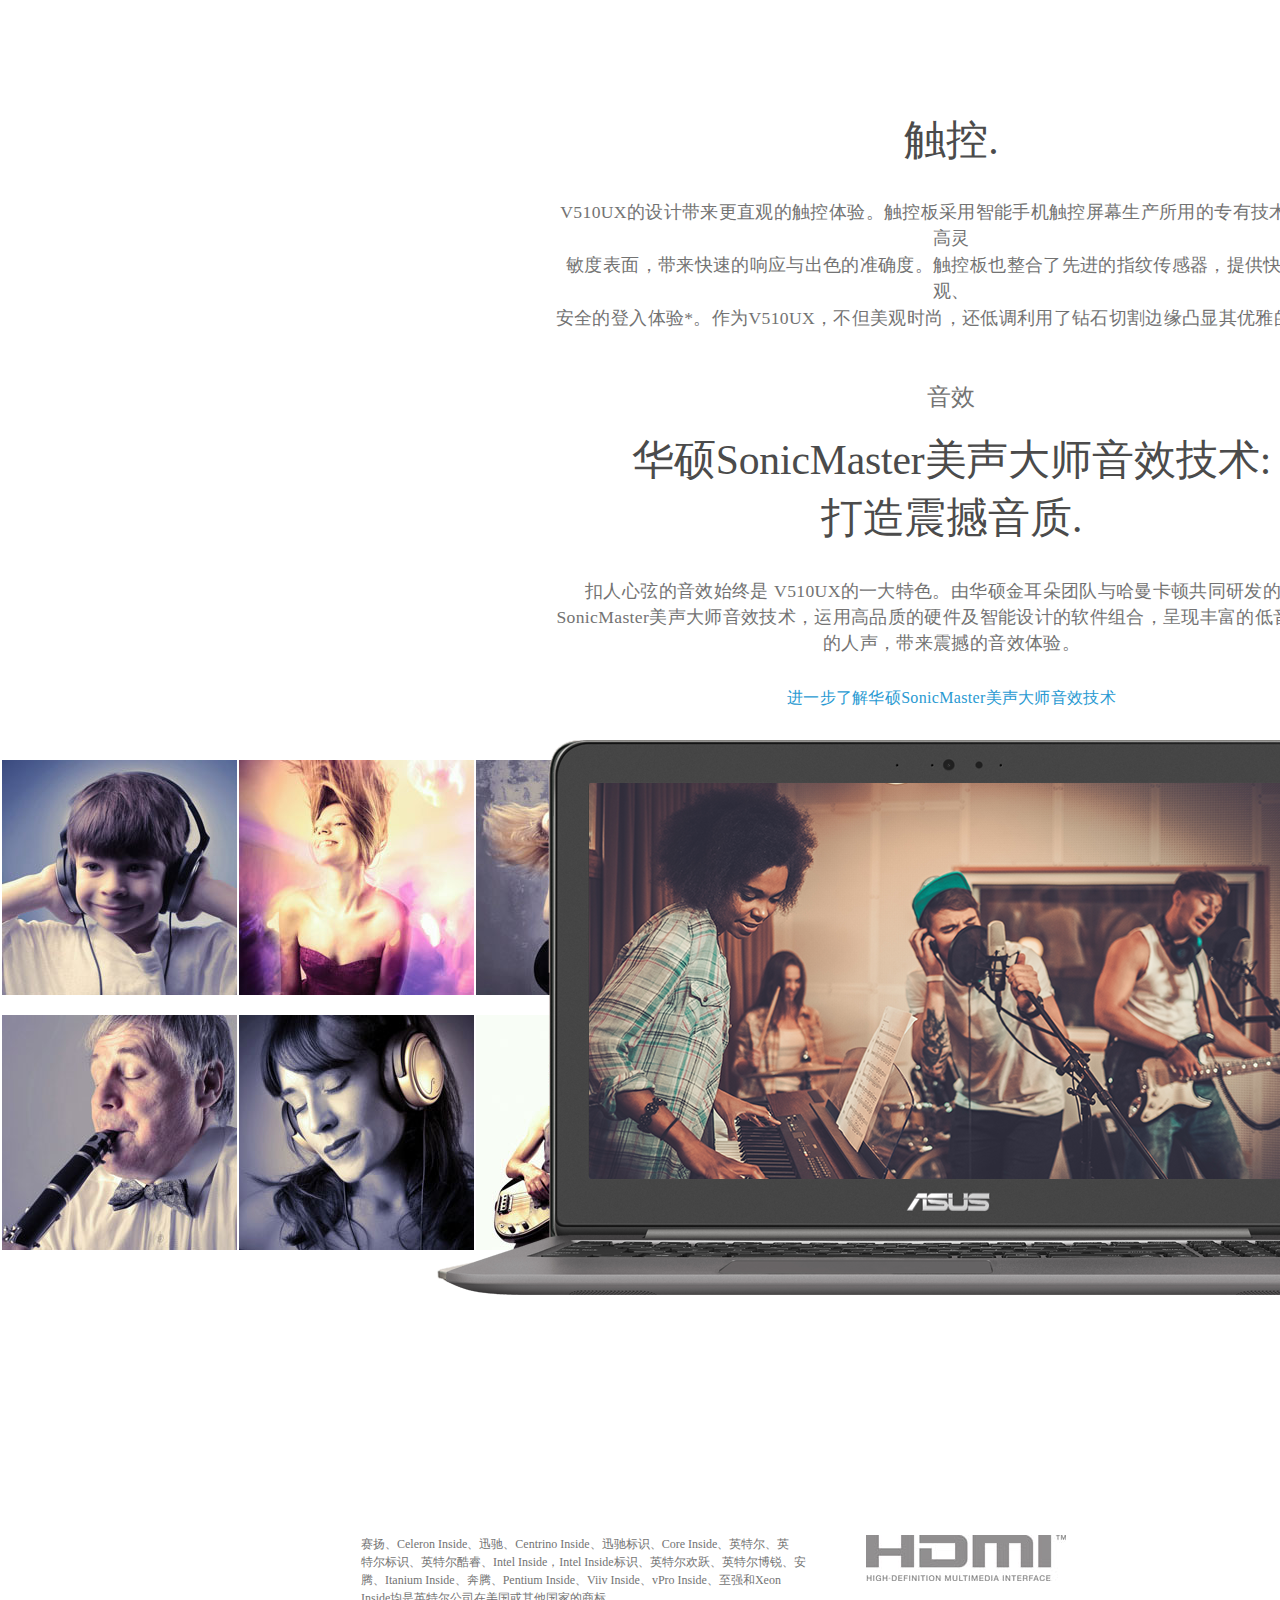
<file: NotebooksV510UX.html>
<!DOCTYPE html>
<html>
	<head>
		<meta charset="utf-8" />
		<link rel="stylesheet" type="text/css" href="css/base.css"/>
		<link rel="stylesheet" type="text/css" href="css/huashuo.css"/>
		<link rel="stylesheet" type="text/css" href="css/V510UX.css"/>
		<script src="js/souye.js" type="text/javascript" charset="utf-8"></script>
		<script type="text/javascript" src="js/jquery1.11.1.js"></script>
		<script src="js/v510ux.js" type="text/javascript" charset="utf-8"></script>
		<!--fixed栏的JS代码-->
		<script type="text/javascript"> 
			$(function () { 
			var ie6 = document.all; 
			var dv = $('#fix-div'), st; 
			var v510=document.getElementById('v510ux');
			dv.attr('otop', dv.offset().top); //存储原来的距离顶部的距离 
			$(window).scroll(function () { 
			st = Math.max(document.body.scrollTop || document.documentElement.scrollTop); 
			if (st > parseInt(dv.attr('otop'))) { 
			if (ie6) {//IE6不支持fixed属性，所以只能靠设置position为absolute和top实现此效果 
			dv.css({ position: 'absolute', top: st }); 
			} 
			else if (dv.css('position') != 'fixed'){dv.css({ 'position': 'fixed', top: 0 }); v510.style.display='block'}  
			} else if (dv.css('position') != 'static'){dv.css({ 'position': 'static' }); v510.style.display='none'}  
			var odark=document.getElementById('drak-shadow');
			var odiv1=document.getElementById('key-img-d');
			var odiv2=document.getElementById('cs-t-r');
			var odiv3=document.getElementById('wifi-img');
			var odiv4=document.getElementById('progress');
			var odiv5=document.getElementById('progress1');
			var odiv6=document.getElementById('screen');
			var odiv7=document.getElementById('s-img');
			var b=odiv2.getBoundingClientRect().top;
			var a=odark.getBoundingClientRect().top;
			var c=odiv3.getBoundingClientRect().top;
			var d=odiv6.getBoundingClientRect().top;
			if(a<400){
				odark.style.backgroundColor='rgba(0,0,0,0.8)';
				odiv1.style.opacity=1;
			}else{
				odark.style.backgroundColor='rgba(0,0,0,0)';
				odiv1.style.opacity=0;
			};
			if(b<200){
				odiv2.style.transform='translateX(-40px)';
				odiv2.style.transform='translateY(50px)';
			}else{
				odiv2.style.transform='translateX(0)';
				odiv2.style.transform='translateY(0)';
			};
			if(c<200){
				odiv3.style.transform='translateX(50px)';
				odiv3.style.transform='translateY(-30px)';
				odiv4.style.width='287px';
				odiv5.style.width='70px';
			}else{
				odiv3.style.transform='translateX(0)';
				odiv3.style.transform='translateY(0)';
				odiv4.style.width='0';
				odiv5.style.width='0';
			};
			if(d<900){
				odiv7.style.width='3840px';
				odiv7.style.height='2129px';
				odiv7.style.marginLeft='-900px';
				odiv7.style.marginTop='-200px';
			};
			if(d<700){
				odiv7.style.width='3000px';
				odiv7.style.height='1663px';
				odiv7.style.marginLeft='-578px';
				odiv7.style.marginTop='-230px';
			};
			if(d<500){
				odiv7.style.width='2500px';
				odiv7.style.height='1386px';
				odiv7.style.marginLeft='-298px';
				odiv7.style.marginTop='-226px';
			};
			if(d<300){
				odiv7.style.width='1903px';
				odiv7.style.height='1055px';
				odiv7.style.marginLeft=0;
				odiv7.style.marginTop='-100px';
			};
			if(d<100){
				odiv7.style.width='1141px';
				odiv7.style.height='633px';
			};
			});
			}); 
		</script>
		<title></title>
	</head>
	<body>
		<div id="all">
			<!--导航-->
			<div id="header">
			<div id="inner">
				<a id="logo" href="#"><img src="img/asus-logo-black.png"/></a>
				<div id="bar">
					<ul>
						<li class="h-l">
							<a href="#">个人及家用产品</a>
							<div id="var">
								<ul id="b-u">
									<li class="v-l"><a class="v-a" href="">智能手机</a>
										<div id="l-d">
											<div id="l-m">
												<span id="m-s">
													笔记本电脑
												</span><br />
												<a href="">ZENBOOK/U系列</a><br />
												<a href="">游戏系列</a><br />
												<a href="">N系列</a><br />
												<a href="">飞行堡垒系列</a><br />
												<a href="">A/K系列</a><br />
												<a href="">X系列</a><br />
												<a href="">E系列</a><br />
												<a href="">D系列</a><br />
												<a href="">W系列</a><br />
												<a href="">V/VM系列</a><br />
												<a href="">F/R系列</a><br />
												<span id="m-s-1">
													变形本
												</span><br />
												<a href="">Transformer Book 系列(可拆卸底座)</a>
												<a href="">Transformer Book 系列(可翻转屏幕)</a>
												<span id="m-s-1">
													笔记本电脑配件
												</span><br />
												<a href="">底座</a>
											</div><div id="l-r">
												<img src="img/78.png"/>
												<div id="r-b">
													<span id="m-s-2">
														ASUS ZenBook<br />
														U306UA
													</span><br />
													纤美外形，薄然心动<br />
													<a href="">了解更多</a>
												</div>
										</div>
									</li>
									<li class="v-l"><a class="v-a" href="">笔记本电脑及变形本</a>
										<div id="l-d">
											<div id="l-m">
												<span id="m-s">
													笔记本电脑
												</span><br />
												<a href="">ZENBOOK/U系列</a><br />
												<a href="">游戏系列</a><br />
												<a href="">N系列</a><br />
												<a href="">飞行堡垒系列</a><br />
												<a href="">A/K系列</a><br />
												<a href="">X系列</a><br />
												<a href="">E系列</a><br />
												<a href="">D系列</a><br />
												<a href="">W系列</a><br />
												<a href="productlist.html">V/VM系列</a><br />
												<a href="">F/R系列</a><br />
												<span id="m-s-1">
													变形本
												</span><br />
												<a href="">Transformer Book 系列(可拆卸底座)</a>
												<a href="">Transformer Book 系列(可翻转屏幕)</a>
												<span id="m-s-1">
													笔记本电脑配件
												</span><br />
												<a href="">底座</a>
											</div><div id="l-r">
												<img src="img/78.png"/>
												<div id="r-b">
													<span id="m-s-2">
														ASUS ZenBook<br />
														U306UA
													</span><br />
													纤美外形，薄然心动<br />
													<a href="">了解更多</a>
												</div>
											</div>
										</div>
									</li>
									<li class="v-l"><a class="v-a" href="">平板电脑</a>
										<div id="l-d">
											<div id="l-m"></div><div id="l-r"></div>
										</div>
									</li>
									<li class="v-l"><a class="v-a" href="">主板</a>
										<div id="l-d">
											<div id="l-m"></div><div id="l-r"></div>
										</div>
									</li>
									<li class="v-l"><a class="v-a" href="">显卡</a>
										<div id="l-d">
											<div id="l-m"></div><div id="l-r"></div>
										</div>
									</li>
									<li class="v-l"><a class="v-a" href="">智能配戴</a>
										<div id="l-d">
											<div id="l-m"></div><div id="l-r"></div>
										</div>
									</li>
									<li class="v-l"><a class="v-a" href="">台式电脑及一体电脑</a>
										<div id="l-d">
											<div id="l-m"></div><div id="l-r"></div>
										</div>
									</li>
									<li class="v-l"><a class="v-a" href="">液晶显示器</a>
										<div id="l-d">
											<div id="l-m"></div><div id="l-r"></div>
										</div>
									</li>
									<li class="v-l"><a class="v-a" href="">网络产品</a>
										<div id="l-d">
											<div id="l-m"></div><div id="l-r"></div>
										</div>
									</li>
									<li class="v-l"><a class="v-a" href="">多媒体产品</a>
										<div id="l-d">
											<div id="l-m"></div><div id="l-r"></div>
										</div>
									</li>
									<li class="v-l"><a class="v-a" href="">车载产品</a>
										<div id="l-d">
											<div id="l-m"></div><div id="l-r"></div>
										</div>
									</li>
									<li class="v-l"><a class="v-a" href="">周边配件</a>
										<div id="l-d">
											<div id="l-m"></div><div id="l-r"></div>
										</div>
									</li>
									<li class="v-l"><a class="v-a" href="">游戏设备</a>
										<div id="l-d">
											<div id="l-m"></div><div id="l-r"></div>
										</div>
									</li>
								</ul>
							</div>
						</li>
						<li class="h-l">
							<a href="#">热门活动</a>
							<div id="var1">
								<div id="v1">
									<div id="img1">
										<a href=""><div id="sh-img1"></div></a>
									</div>
									<div id="img1-a">
										<a href="">庆双旦 华硕板卡放大招</a>
									</div>
									<div id="v1-l">
										<a href=""><div id="sh-v1-l"></div></a>
									</div>
									<div id="v1-r">
										<a href=""><div id="sh-v1-r"></div></a>
									</div>
									<div id="v1-a">
									<a href="">缤纷圣诞，好礼不停</a>
									<a id="v1-a-2" href="">《求装机！大师》第二期</a>
									</div>
								</div>
								<div id="v2">
									<div id="v2-1">
										<a href=""><div id="sh-v2-1"></div></a>
									</div>
									<div id="v2-2">
										<a href=""><div id="sh-v2-2"></div></a>
									</div>
									<div id="v2-a">
										<a class="v2-a-1" href="">点燃激情，只为超越</a>
										<a id="v1-a-2" href="">心动灵耀</a>
									</div>
									<div id="v2-3">
										<a href=""><div id="sh-v2-3"></div></a>
									</div>
									<div id="v2-4">
										<a href=""><div id="sh-v2-4"></div></a>
									</div>
									<div id="v2-a">
										<a class="v2-a-1" href="">ROG Claymore 震撼上市</a>
										<a id="v1-a-2" href="">hello.小优</a>
									</div>
									<div id="v2-5">
										<a href=""><div id="sh-v2-5"></div></a>
									</div>
									<div id="v2-6">
										<a href=""><div id="sh-v2-6"></div></a>
									</div>
									<div id="v2-a">
										<a class="v2-a-1" href="">性能巨兽</a>
										<a id="v1-a-2" href="">热血游戏主义</a>
									</div>
								</div>
							</div>
						</li>
						<li class="h-l">
							<a href="#">商用产品</a>
							<div id="var2">
								<ul>
									<li><a class="l-a" href="">产品</a>
											<div id="var2-h">
												<div id="all-a">
													<a href="">笔记本电脑</a><br />
													<a href="">服务器与超算</a><br />
													<a href="">台式电脑</a><br />
													<a href="">一体电脑</a><br />
													<a href="">液晶显示器</a><br />
													<a href="">投影仪</a><br />
													<a href="">数位看板</a><br />
													<a href="">网络产品</a>
												</div>
											</div>
										</li>
									<li><a class="l-a" href="">企业规划</a>
										<div id="var2-h">
												<div id="all-a">
													<a href="">笔记本电脑</a><br />
													<a href="">服务器与超算</a><br />
													<a href="">台式电脑</a><br />
													<a href="">一体电脑</a><br />
													<a href="">液晶显示器</a><br />
													<a href="">投影仪</a><br />
													<a href="">数位看板</a><br />
													<a href="">网络产品</a>
												</div>
											</div>
									</li>
									<li><a class="l-a" href="">解决方案</a>
										<div id="var2-h">
												<div id="all-a">
													<a href="">笔记本电脑</a><br />
													<a href="">服务器与超算</a><br />
													<a href="">台式电脑</a><br />
													<a href="">一体电脑</a><br />
													<a href="">液晶显示器</a><br />
													<a href="">投影仪</a><br />
													<a href="">数位看板</a><br />
													<a href="">网络产品</a>
												</div>
											</div>
									</li>
									<li><a class="l-a" href="">行业应用</a>
										<div id="var2-h">
												<div id="all-a">
													<a href="">笔记本电脑</a><br />
													<a href="">服务器与超算</a><br />
													<a href="">台式电脑</a><br />
													<a href="">一体电脑</a><br />
													<a href="">液晶显示器</a><br />
													<a href="">投影仪</a><br />
													<a href="">数位看板</a><br />
													<a href="">网络产品</a>
												</div>
											</div>
									</li>
								</ul>
							</div>
						</li>
						<li class="h-l">
							<a href="#">服务支持</a>
							<div id="var3">
								<ul>
									<li><a class="l-a" href="">服务与支持</a></li>
									<li><a class="l-a" href="">玩家国度社区论坛</a></li>
									<li><a class="l-a" href="">ZenTalk 硕粉俱乐部</a></li>
									<li><a class="l-a" href="">ZenCare</a></li>
								</ul>
							</div>
						</li>
						<li class="h-l"><a href="#">华硕官方商城</a></li>
					</ul>
				</div>
				<div id="search">
					<ul id="log">
						<li><a href="log.html">登录</a></li>
					</ul>
					<form action="" method="post">
						<input type="text" name="sousuo" id="sousuo" value="" />
						<input id="s-botton" type="image" src="img/icon-search.png"/>
					</form>
				</div>
			</div>
			</div>
			<!--fixed栏-->
			<div id="fix-div">
				<div id="nar-row">
					<span id="v510ux">
						V510UX
					</span>
					<ul>
						<li><a href="">产品概述</a></li>
						<li><a href="">产品规格</a></li>
						<li><a href="">服务与支持</a></li>
					</ul>
				</div>
			</div>
			<div id="nar-b">
				<span id="v510ux-1">
						V510UX
				</span>
				<span id="nar-b-l">
					ASUS 推荐使用Windows.
				</span>
			</div>
			<div id="kv-main">
				<img src="img/prd-logo.png"/>
				<div class="slogan">匠心工艺打造纤薄外形</div>
			</div>
			<div id="text1">
				V510UX拥有出众的材质、细致的工艺及高性能组件，造就出色的典雅风格及强大性<br />
				能。V510UX采用了金属同心圆发丝纹上盖设计，与禅学精神相互呼应，进一步强化<br />
				整体造型，增添细腻质感。V510UX薄约19.9mm，轻约2kg，配以15.6英寸(≈39.6cm)<br />
				FHD显示屏，第6代英特尔® 酷睿™ 处理器，以及游戏级显卡，疾速存储设备，协助<br />
				您完成苛刻的处理工作，令繁重困难的工作在顷刻间变得轻松简单，提升您的娱乐<br />
				体验与工作效率。V510UX不仅是一款功能强大的笔记本电脑，更是一件做工出色的<br />
				艺术品。
			</div>
			<div id="img-elegant">
				<div class="subT">时尚、典雅</div>
				<div id="text2">
					V510UX笔记本采用精湛工艺打造纤薄外型，薄约19.9mm，轻约2kg，对于需要高性能与移动办公的用<br />
					户来说，是上佳的选择。全金属打造的时尚机身，配合CNC一体成型工艺，轻薄典雅。华硕V510UX不<br />
					仅拥有坚固耐用的品质，还融入了同心圆拉发丝纹工艺，更加柔和，并且也不易留下指纹的沾染，于<br />
					细节处彰显奢华品质，让人观之而觉怦然心动。
				</div>
			</div>
			<!--整体性能-->
			<div class="box-sort">性能</div>
			<div class="subT">强悍性能</div>
			<div id="text3">
				V510UX并非虚有其表。每个部件都精心挑选，以展现出色的性能。支持高性能第6代英特尔® 酷睿™<br />
				处理器，可支持16GB DDR4 2133MHz的内存容量及NVIDIA® GeForce® GTX™ 950M 显卡，提供强劲的<br />
				性能；通过双频 802.11ac Wi-Fi 与 Bluetooth 4.1 技术，以更快的速度连接外部世界，并藉由<br />
				USB Type-C正反插接口提供高速的连接能力，轻松连接到高性能外设。同时，配备HDMI接口，可连接<br />
				显示器，TV或投影机等设备。多任务处理、顺畅影片播放，疾速启动应用程序，专业的你值得拥有更<br />
				好的一切。V510UX也具备节能功能，这意味着更少的充电次数!
			</div>
			<div class="box-word-cent">WINDOWS 10 家庭版 </div>
			<div id="b-w">
				<div id="b-w-1">
					<span class="icon-up">高达</span>
					<span class="separate-icon-info"></span>
					<span class="icon-unit">英特尔酷睿</span>
					<span class="icon-number"> i7</span>
					<span class="separate-icon-info"></span>
					<span class="icon-info">CPU（选配）</span>
				</div>
				<div id="b-w-2">
					<span class="icon-up">高达</span>
					<span class="separate-icon-info"></span>
					<span class="icon-unit">GTX</span>
					<span class="icon-number">950M</span>
					<span class="separate-icon-info"></span>
					<span class="icon-info">NVIDIA GPU</span>
				</div>
				<div id="b-w-3">
					<span class="icon-up">高达 </span>
					<span class="separate-icon-info"></span>
					<span class="icon-number">16</span>
					<span class="icon-unit">GB</span>
					<span class="separate-icon-info"></span>
					<span class="icon-info">DDR4 RAM</span>
				</div>
				<div id="b-w-4">
					<span class="icon-up">快至</span>
					<span class="separate-icon-info"></span>
					<span class="icon-number">2133</span>
					<span class="icon-unit">MHz</span>
					<span class="separate-icon-info"></span>
					<span class="icon-info">RAM</span>
				</div>
			</div>
			<div id="b-m"></div>
			<div id="graphics-card">
				<div id="gr-i">
					<div class="subT">震撼显卡.</div>
					<span class="separate"></span>
					<div class="txt-left">
						唯有强大的图形能力才能与V510UX相<br />
						匹配，因此我们选择了惊艳的<br />
						NVIDIA® GeForce® GTX™ 950M游戏显<br />
						卡，给您带来流畅的游戏性能与高清<br />
						影片播放。
					</div>
				</div>
			</div>
			<div id="back-color">
				<div id="interval"></div>
				<div class="box-sort">显示屏</div>
				<div class="subT">巨细靡遗 大器呈现.</div>
				<div id="screen">
					<img id="s-img" src="img/img-detail.jpg"/>
				</div>
				<div id="screen-b">
					<div id="s-b-t">
						<div id="s-b-t-l">
							<span class="icon-up">高达</span>
							<span class="separate-icon-info"></span>
							<span class="icon-number">3840X2160</span>
							<span class="icon-unit"> </span>
							<span class="separate-icon-info"></span>
							<span class="icon-info">4K UHD分辨率</span>
						</div>
						<div id="s-b-t-r">
							<span class="icon-up"> </span>
							<span class="separate-icon-info"></span>
							<span class="icon-number">282</span>
							<span class="icon-unit">ppi</span>
							<span class="separate-icon-info"></span>
							<span class="icon-info"> </span>
						</div>
					</div>
					<div id="text4">
						V510UX搭载15.6英寸(≈39.6cm)的显示屏(选配)，无论是阅读文本，观赏照片或是欣赏影片，都能为<br />
						您献上舒适的视觉体验。屏幕每英寸具备惊人的 282 像素，即便是相片的优质细节及影片中细小的<br />
						文字，也依然清晰可见。
					</div>
				</div>
			</div>
			<div id="interval"></div>
			<!--色彩-->
			<div class="subT">多种色彩，栩栩如生。</div>
			<div id="text5">
				V510UX的显示屏采用 72% NTSC、sRGB全覆盖及74% Adobe RGB色域。简单来说，这代表相较于普通标<br />
				准屏幕，该屏幕能呈现更详尽、更逼真且更生动的色彩。IPS技术可维持 178 度广视角内的对比度与<br />
				色彩重现程度，更结合原厂校正的色温，展现一致色彩效果。V510UX为笔记本电脑显示屏树立一套新<br />
				标准。
			</div>
			<div id="ips">
				<div id="ips-l">
					<span class="icon-up"> </span>
					<span class="icon-number">72</span>
					<span class="icon-unit">%</span>
					<span class="separate-icon-info"></span>
					<span class="icon-info">NTSC</span>
				</div>
				<div id="ips-m">
					<span class="icon-up">  </span>
					<span class="icon-number">100</span>
					<span class="icon-unit">%</span>
					<span class="separate-icon-info"></span>
					<span class="icon-info">sRGB</span>
				</div>
				<div id="ips-r">
					<span class="icon-up">   </span>
					<span class="icon-number deg">178°</span>
					<span class="separate-icon-info"></span>
					<span class="icon-info">广视角 </span>
				</div>
			</div>
			<div id="img-color"></div>
			<div id="splendid">
				<img src="img/icon-splendid.png"/>
			</div>
			<span class="icon-up">  </span>
			<div class="subT">华硕Splendid智能靓彩技术:<br />
			优化色彩.
			</div>
			<span class="icon-up"></span>
			<div id="text6">
				为确保获得上佳的画面，V510UX整合了华硕Splendid智能靓彩技术提供您更丰富、更清晰、更准确的<br />
				色彩。<br />
				<br/>
				华硕Splendid 具备四种一键式默认模式： 普通模式、Eye Care模式、鲜明模式和手动模式。普通模<br />
				式提供原厂优化设定，Eye Care模式减少蓝光，提供舒适的检视环境，鲜明模式可智能调整显示设<br />
				置，让影像看起来生动鲜明。通过手动模式，即可控制色温设定，让您按照个人需求和偏好，调整显<br />
				示器。依默认，华硕 Splendid 采用尽可能显示准确色彩的设定，提供上佳浏览体验。但我们发现有<br />
				时候可能需要改变一下 - 例如让您的相片或影片出现给人眼睛一亮的效果。因此，除了标准的普通模<br />
				式外，我们又新增了其他三种可选模式：护眼、鲜明和手动。
			</div>
			<div id="sp-d">
				<a id="sp-a" href="">进一步了解华硕Splendid智能靓彩技术d ></a>
			</div>
			<div id="sp-d2">
				<div class="sp1">
					<span class="sp-s">
						普通模式
					</span>
					<div class="sp-img1">
						<div class="shadow4">
							<div class="signs">
								<img src="img/icon-normal.png"/>
							</div>
							<div class="line">
								
							</div>
							<div class="title">
								普通模式
							</div>
							<div class="discript">
								华硕Splendid默认模式，适用于所有日常运算<br />
								工作。呈现准确且栩栩如生的色彩与色调，提<br />
								供仔细优化的原厂设定。
							</div>
						</div>
					</div>
				</div>
				<div class="sp1">
					<span class="sp-s">
						Eye Care模式
					</span>
					<div class="sp-img2">
						<div class="shadow4">
							<div class="signs">
								<img src="img/icon-eyecare.png"/>
							</div>
							<div class="line">
								
							</div>
							<div class="title">
								护眼模式
							</div>
							<div class="discript">
								长时间接受过量蓝光，可能会使眼睛疲劳。华<br />
								硕Splendid的Eye Care模式可减少蓝光，提供<br />
								更加舒适的检视体验，而且色彩依然鲜明。
							</div>
						</div>
					</div>
				</div>
				<div class="sp1">
					<span class="sp-s">
						鲜明模式
					</span>
					<div class="sp-img3">
						<div class="shadow4">
							<div class="signs">
								<img src="img/icon-vivid.png"/>
							</div>
							<div class="line">
								
							</div>
							<div class="title">
								鲜明模式
							</div>
							<div class="discript">
								若想让影像出现给人眼睛一亮的效果，华硕<br />
								Splendid的鲜明模式是上佳选择。采用专有技<br />
								术，逐一提高每个像素的色彩<br />
								饱和度，让色彩显得生动鲜明。
							</div>
						</div>
					</div>
				</div>
				<div class="sp1">
					<span class="sp-s">
						手动模式
					</span>
					<div class="sp-img4">
						<div class="shadow4">
							<div class="signs">
								<img src="img/icon-manial.png"/>
							</div>
							<div class="line">
								
							</div>
							<div class="title">
								手动模式
							</div>
							<div class="discript">
								我们在华硕Splendid新增了手动模式，方便您<br />
								按照个人需求和偏好，调整显示器的色温。简<br />
								单操作滑杆，就能增加或减少原厂套用值，以<br />
								符合个人品味。
							</div>
						</div>
					</div>
				</div>
			</div>
			<div id="interval"></div>
			<!--护眼-->
			<div id="eye">
				<img src="img/icon-eyecare-big.png"/>
				<span class="icon-up"></span>
				<div class="subT">华硕Eye Care保护您的灵魂之窗</div>
				<div id="text7">
					大多数 LED 面板都会散发蓝光，危害眼睛的健康。华硕Eye Care模式能有效过滤高达30%的蓝光，让<br />
					您安心舒适享受阅读，远离潜在的眼睛疲劳。
				</div>
				<span class="icon-up"></span>
				<a id="sp-a" href="">进一步了解Eye Care功能></a>
			</div>	
			<div id="eye-imgarea">
					<div id="eye-img">
						<div id="screen-img">
							<div id="screen-shadow">
								
							</div>
						</div>
					</div>
					<div id="Eye-care-off">
							Eye Care 模式 <br />
							/ 开启
					</div>
					<div id="Eye-care-on">
							Eye Care 模式 <br />
							/ 关闭
					</div>
				</div>
			<div id="interval"></div>
			<!--硬盘存储-->
			<div id="storage">
				<div id="st-l">
					<div class="subT">先进的存储容量.</div>
					<div id="text8">
						V510UX选用高速的存储硬件，支持1TB 的硬盘，可快速启动应用<br />
						程序，轻松坐享出色的运算体验。大型文件与文档可在弹指之间<br />
						存储或加载完毕。
					</div>
					<span class="icon-up">  </span>
					<span class="icon-number">1</span>
					<span class="icon-unit">TB</span>
					<span class="icon-info">HDD</span>
					<span class="icon-up"></span>
				</div>
				<div id="st-img">
					<img src="img/img-storage.jpg"/>
				</div>
			</div>
			<div id="interval"></div>
			<div id="connectspeed">
				<div id="interval"></div>
				<div id="cs-t">
					<div id="cs-t-l">
						<div class="subT">疾速连接</div>
						<div id="text9">
						V510UX 配备USB Type-C正反插接口，让您首<br />
						次就能准确插对接口，接口正亦是反，改善<br />
						 USB 插不准难题。理论上USB Type-C接口的数<br />
						 据传输速度为USB 2.0的十倍。<br />
						 <br />
						此外，V510UX配备两个USB 3.0接口，一个<br />
						HDMI接口和一个SD卡槽，因此，您可以轻松<br />
						连接各种外设，显示器及投影机。
						</div>
						<div class="cs-1">
							<span class="icon-number"><img src="img/icon-hdmi.png" alt=""></span>
							<span class="separate-icon-info"></span>
							<span class="icon-info">HDMI</span>
						</div>
						<div class="cs-1">
							<span class="icon-number"><img src="img/icon-usb2.png" alt=""></span>
							<span class="separate-icon-info"></span>
							<span class="icon-info">USB 2.0</span>
						</div>
						<div class="cs-1">
							<span class="icon-number"><img src="img/icon-usb3.png" alt=""></span>
							<span class="separate-icon-info"></span>
							<span class="icon-info">USB 3.0</span>
						</div>
						<div class="cs-1">
							<span class="icon-number"><img src="img/icon-typec.png" alt=""></span>
							<span class="separate-icon-info"></span>
							<span class="icon-info">TYPE C</span>
						</div>
						<div class="cs-1">
							<span class="icon-number"><img src="img/icon-sdcard.png" alt=""></span>
							<span class="separate-icon-info"></span>
							<span class="icon-info">SD 卡</span>
						</div>
					</div>
					<div id="cs-t-r">
						<img src="img/img-connectivity.png"/>
					</div>
				</div>
				<div id="wifi">
					<div id="wifi-img">
						<img src="img/img-wifi.png"/>
					</div>
					<div id="wifi-r">
						<div class="subT" id="subT1">疾速 <br />
						802.11ac Wi-Fi无线<br />
						网络
					</div>
					<div id="text10">
						V510UX搭载802.11ac Wi-Fi 无线功能，速度为<br />
						802.11 b/g/n的2.8倍，让您更快速地进行无线<br />
						连接。此外，可通过蓝牙® 4.1 技术连接到您<br />
						爱用的设备，电池续航力不受影响。V510UX让<br />
						您随心所欲尽情发挥！ 
					</div>
					<span class="icon-up">  </span>
					<span class="icon-up">快出</span>
					<span class="separate-icon-info"></span>
					<span class="icon-number">2.8</span>
					<span class="icon-unit">倍</span>
					<span class="separate-icon-info"></span>
					<span class="separate-icon-info"></span>
					<span class="separate-icon-info"></span>
					<span class="icon-info"></span>
					<div id="wifi-b">
						<div id="wifi-b-1">
						<div class="number">802.11ac</div>
						<div id="progress"></div>
						<div id="circle"></div>
						<div class="multiple">快出2.8倍</div>
						</div>
						<div id="wifi-b-2">
						<div class="number">802.11b/g/n</div>
						<div id="progress1"></div>
						<div id="circle1"></div>
						</div>
					</div>
				</div>
			</div>
			<div id="interval"></div>
			</div>
			<div id="interval"></div>
			<!--键盘及输入-->
			<div class="box-sort">输入</div>
			<div class="subT">舒适的背光键盘.</div>
			<div id="text11">
			V510UX运用稳固的全尺寸背光键盘提供舒适的输入体验。键盘采用1.6mm长键程设计，长时间使用也<br />
			不疲劳。此外，无论您在何地使用，即使是弱光环境下，背光功能也让您能清楚看见每个按键。
			</div>
			<div id="key">
				<img src="img/key.png"/>
			</div>
			<div id="key-r">
				<span class="separate-icon-info"></span>
				<span class="icon-number">1.6</span>
				<span class="icon-unit">mm</span>
				<span class="separate-icon-info"></span>
				<span class="icon-info" id="icon-info1">键程 </span>
			</div>
			<div id="dark-key">
				<div id="key-img-b"></div>
				<div id="drak-shadow">
					<div id="key-img-d">
						<img src="img/img-keyboard-backlight.png"/>
					</div>
				</div>
			</div>
			<span class="icon-up">  </span>
			<div class="subT">触控.</div>
			<div id="text12">
				V510UX的设计带来更直观的触控体验。触控板采用智能手机触控屏幕生产所用的专有技术，创造高灵<br />
				敏度表面，带来快速的响应与出色的准确度。触控板也整合了先进的指纹传感器，提供快速、直观、<br />
				安全的登入体验*。作为V510UX，不但美观时尚，还低调利用了钻石切割边缘凸显其优雅的设计。
			</div>
			<div id="interval"></div>
			<!--音乐-->
			<div id="music">
				<div class="box-sort">音效</div>
				<div class="subT">华硕SonicMaster美声大师音效技术:<br />打造震撼音质.</div>
				<div id="text13">
					扣人心弦的音效始终是 V510UX的一大特色。由华硕金耳朵团队与哈曼卡顿共同研发的华硕<br />
					SonicMaster美声大师音效技术，运用高品质的硬件及智能设计的软件组合，呈现丰富的低音及清晰<br />
					的人声，带来震撼的音效体验。
				</div>
				<span class="icon-up">  </span>
				<a href="" id="sp-a">进一步了解华硕SonicMaster美声大师音效技术</a>
				<span class="icon-up">  </span>
			</div>
			<div id="music-img">
				<div id="pics">
					<img src="img/sonic_01.jpg"/>
				</div>
				<div id="pics">
					<img src="img/sonic_02.jpg"/>
				</div>
				<div id="pics">
					<img src="img/sonic_03.jpg"/>
				</div>
				<div id="pics">
					<img src="img/sonic_04.jpg"/>
				</div>
				<div id="pics">
					<img src="img/sonic_05.jpg"/>
				</div>
				<div id="pics">
					<img src="img/sonic_06.jpg"/>
				</div>
				<div id="pics">
					<img src="img/sonic_07.jpg"/>
				</div>
				<div id="pics">
					<img src="img/sonic_08.jpg"/>
				</div>
				<div id="pics">
					<img src="img/sonic_09.jpg"/>
				</div>
				<div id="pics">
					<img src="img/sonic_10.jpg"/>
				</div>
				<div id="pics">
					<img src="img/sonic_11.jpg"/>
				</div>
				<div id="pics">
					<img src="img/sonic_12.jpg"/>
				</div>
				<div id="pics">
					<img src="img/sonic_13.jpg"/>
				</div>
				<div id="pics">
					<img src="img/sonic_14.jpg"/>
				</div>
				<div id="pics">
					<img src="img/sonic_15.jpg"/>
				</div>
				<div id="pics">
					<img src="img/sonic_16.jpg"/>
				</div>
				<div id="sound">
					<img src="img/img-sound.png"/>
				</div>
			</div>
			<div id="interval"></div>
			<div id="interval"></div>
			<div id="product">
				<span class="icon-up">  </span>
				<div id="p-l">
					赛扬、Celeron Inside、迅驰、Centrino Inside、迅驰标识、Core Inside、英特尔、英<br />特尔标识、英特尔酷睿、Intel Inside，Intel Inside标识、英特尔欢跃、英特尔博锐、安<br />腾、Itanium Inside、奔腾、Pentium Inside、Viiv Inside、vPro Inside、至强和Xeon<br />Inside均是英特尔公司在美国或其他国家的商标。
				</div>
				<div id="p-r">
					<img src="img/C95uEpFbTqPqgocG.jpg" style="margin-left: -24px;"/>
					<span class="icon-up">  </span>
					<ul id="p-u">
    		 			<li>产品规格可能会依国家地区而有所变动，我们诚挚的建议您与当地的经销商或零售商确认目前销售产品的规格。</li>
     					<li>产品颜色可能会因拍照光线误差或屏幕设定而与实际产品有所差异。</li>
     					<li>我们会尽力提供正确与完整的数据到网页上，并保留更动、修正页面信息的权利，恕不另行通知。</li>
     					<li>本网站所提到的产品规格及信息仅提供参考，内容会随时更新，请咨询当地经销商了解详情。</li>
     					<li>PCB板与附赠软件可能不定期更新，请咨询当地经销商了解详情。</li>
     					<li>文中涉及的其它名称及商标属于各自的所有者。</li>
     					<li>以上所有图片仅供参考，请以实物为准，内容会随地区而有所变动，请咨询当地经销商了解详情</li>
					</ul>
				</div>
			</div>
			<!--尾部-->
			<div id="footer">
				<div id="f-t">
					<div class="extend">
						<h4 id="f-s">探索更多</h4>
						</span><br />
						<a href="">玩家国度官方旗舰店</a><br />
						<a href="">华硕官方商城</a><br />
						<a href="">华硕商用产品授权店</a><br />
						<a href="">华硕合伙人</a><br />
						<a href="">华硕体验店</a><br />
						<a href="">华硕天猫旗舰店</a><br />
						<a href="">华硕天天猫手机旗舰店</a><br />
						<a href="">热门活动</a><br />
						<a href="">云端服务</a><br />
						<a href="">ASUS HealthCare</a>
					</div>
					<div class="extend">
						<h4 id="f-s">关于我们</h4>
						</span><br />
						<a href="">奖项</a><br />
						<a href="">新闻中心</a><br />
						<a href="">关于华硕</a><br />
						<a href="">热门活动</a><br />
						<a href="">人才招聘</a><br />
						<a href="">财务咨询</a><br />
						<a href="">绿色华硕</a><br />
						<a href="">友情链接</a><br />
						<a href="">经销商专区</a><br />
						<a href="">供应商专区</a>
						<a href="">企业社会责任</a>
					</div>
					<div class="extend">
						<h4 id="f-s">服务支持</h4>
						</span><br />
						<a href="">华硕会员专区</a><br />
						<a href="">华硕授权实体门店查询</a><br />
						<a href="">华硕服务中心查询</a><br />
						<a href="">系统类网络授权经销商</a><br />
						<a href="">配件类网络授权经销商</a><br />
					</div>
					<div class="extend">
						<h4 id="f-s">社区</h4>
						</span><br />
						<div id="btn">
							<a href=""><img src="img/183_n.png"/></a>
							<a href=""><img src="img/184_n.png"/></a>
							<a href=""><img src="img/230_n.png"/></a>
						</div>
						<a href="">华硕ROG玩家国度官方视频站</a><br />
						<a href="">玩家国度社区论坛</a><br />
						<a href="">ZenTalk 硕粉俱乐部</a><br />
						<a href="">ZenCare</a><br />
						<a href="">ZenFone吧</a><br />
						<a href="">华硕智能手机微博</a><br />
					</div>
				</div>
				<div id="f-m">
					<div id="language">
						<img src="img/global_icon.png"/>
						<a href="">China/简体中文</a>
					</div>
					<div id="m-r">
						<a href="">隐私权保护政策</a>|
						<a href="">使用条款</a>|
						<a href="">沪ICP备11025349号-3</a>|
						©ASUSTeK Computer Inc. All rights reserved.
					</div>
				</div>
				<div id="f-b">
					<img src="img/cnnic.png"/>
				</div>
			</div>
			<a id="totop" href="#header"><img src="img/icn-arrow.png"/></a>
			<a id="service" href=""><img src="img/下载.png"/>华硕在线即时咨询</a>
		</div>
	</body>
</html>
</file>
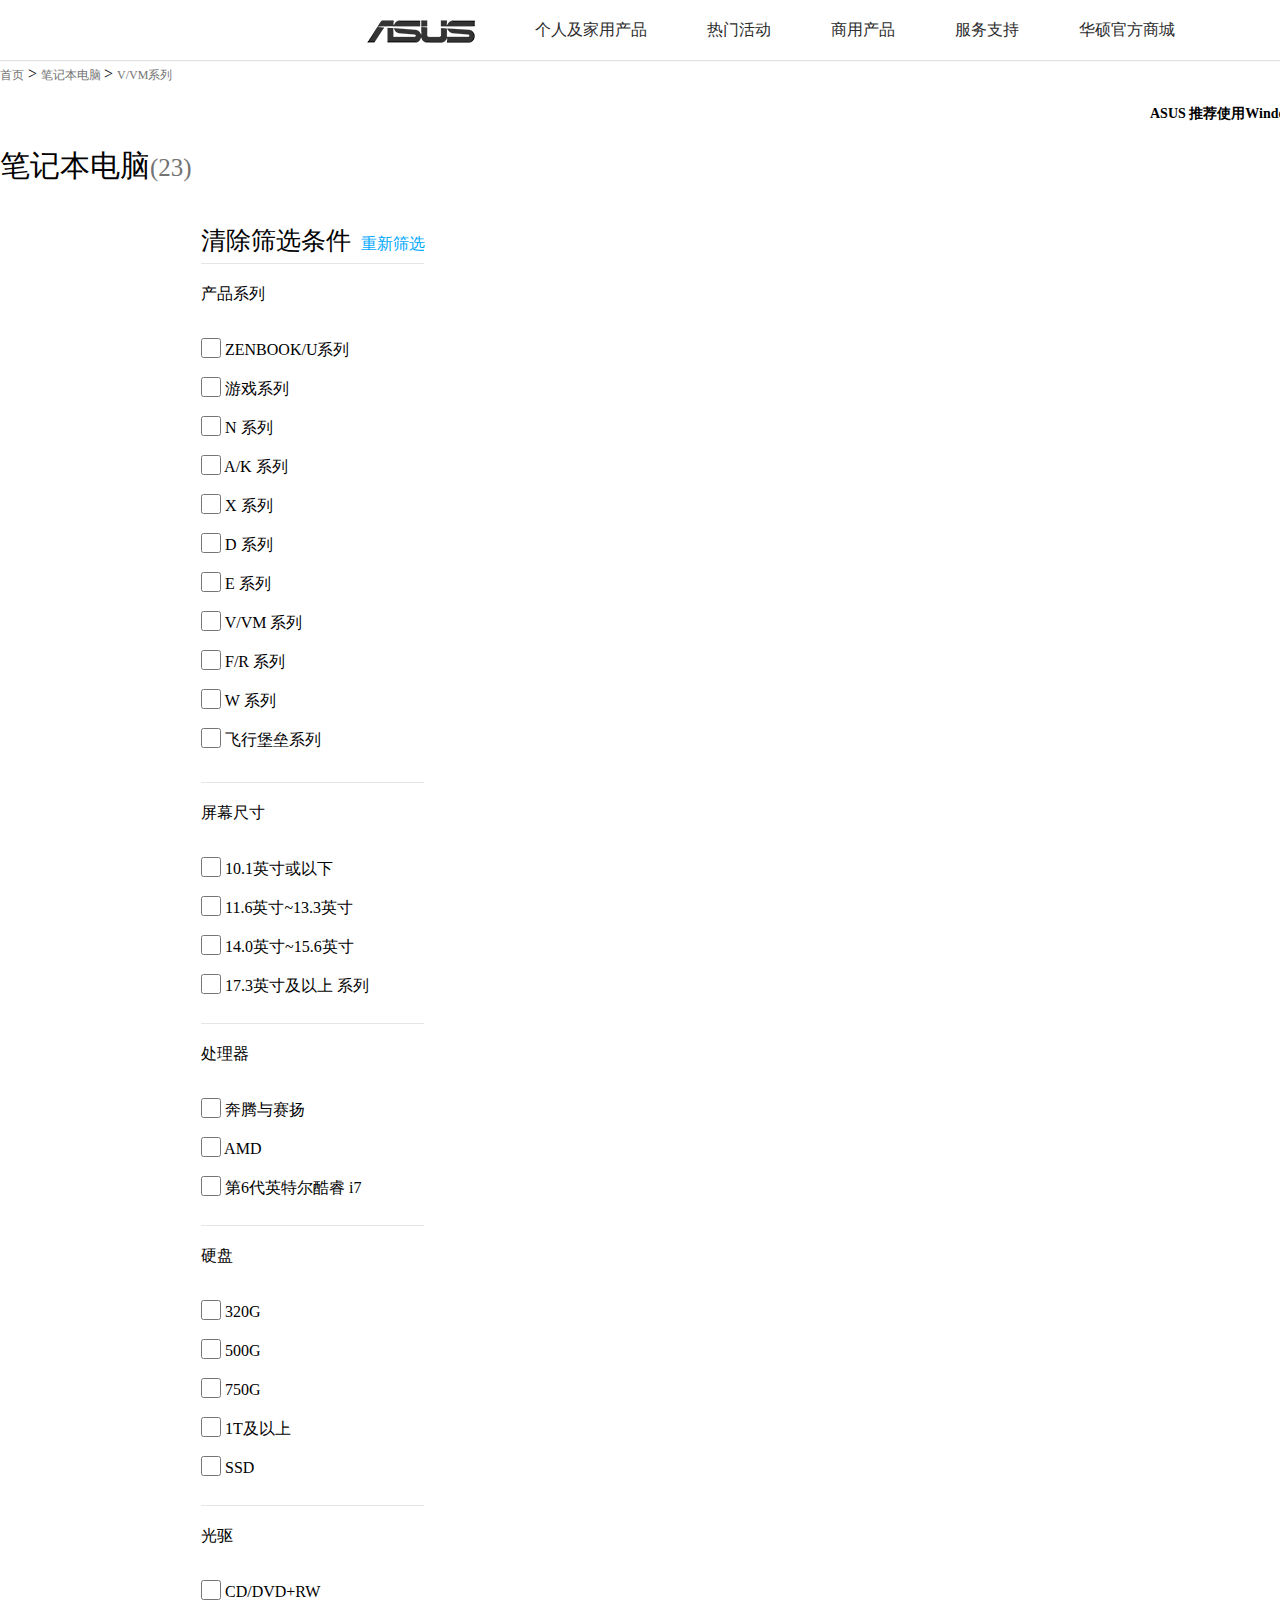
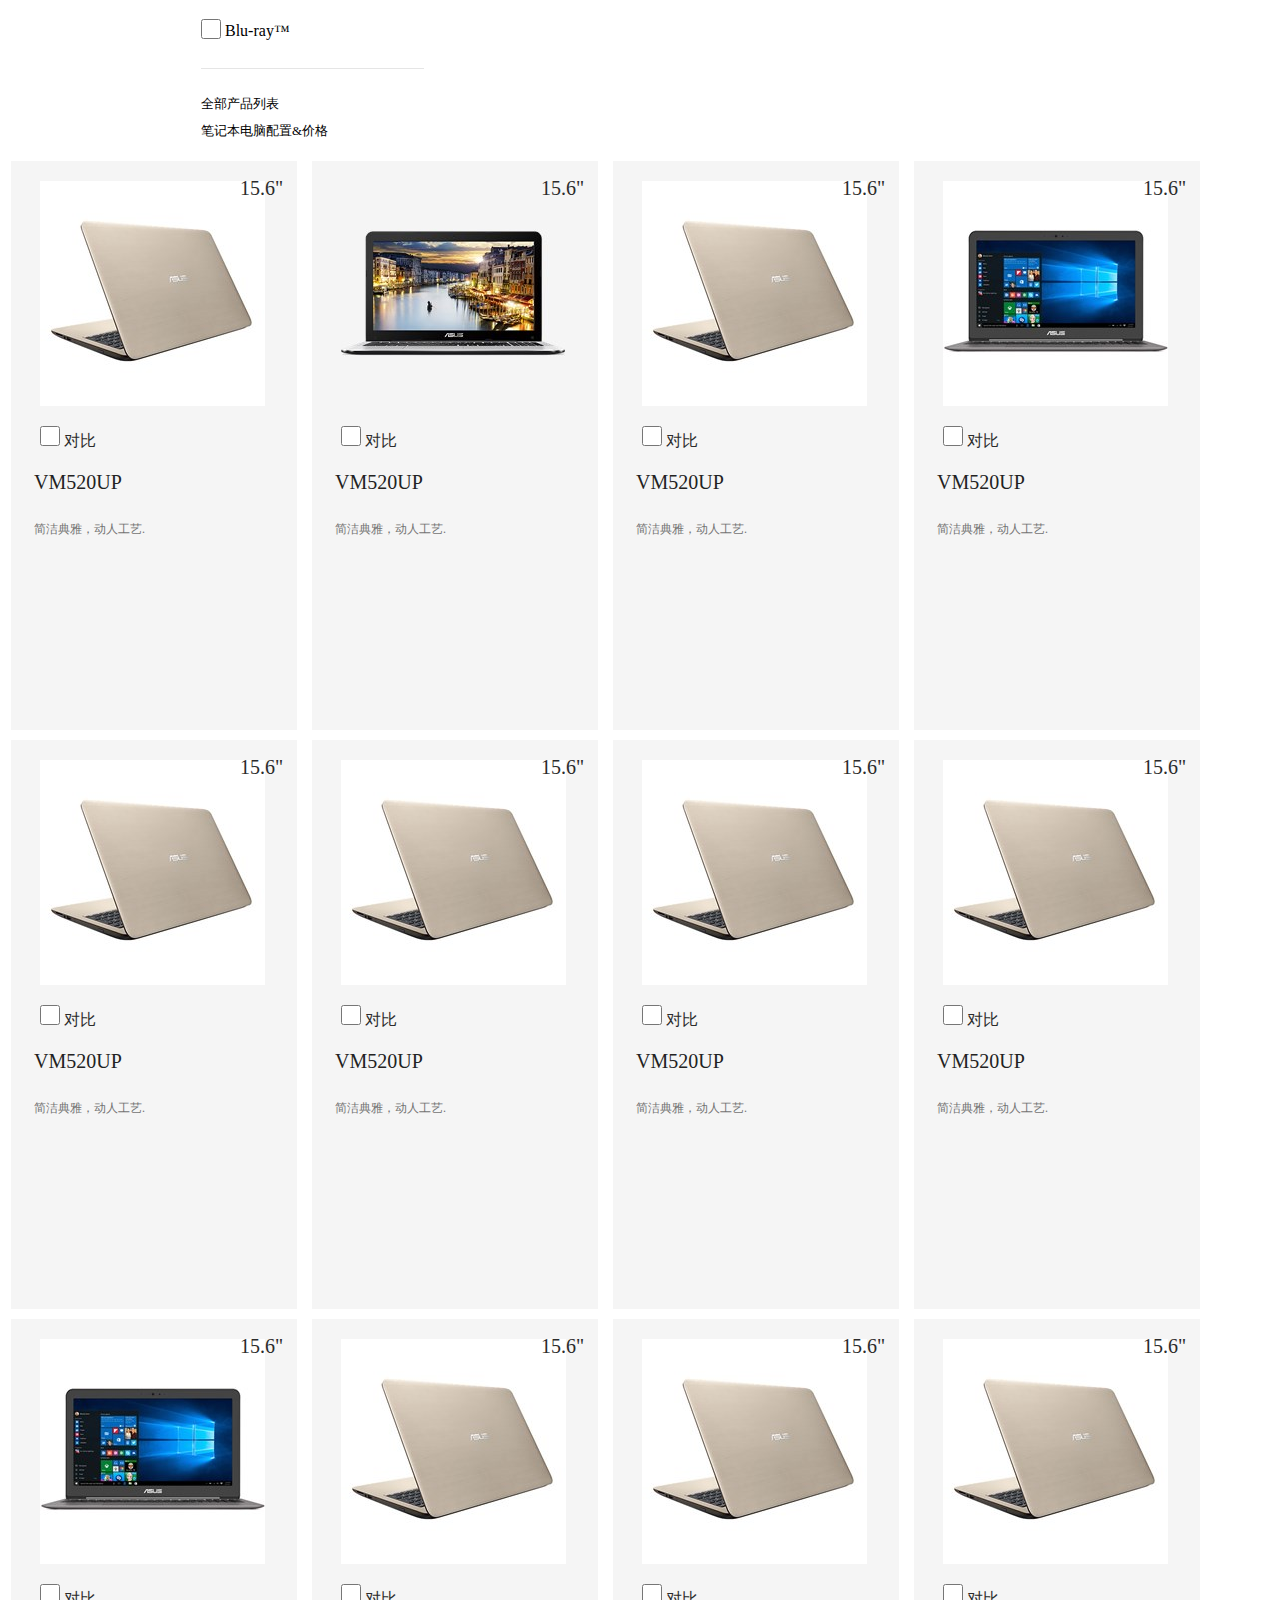
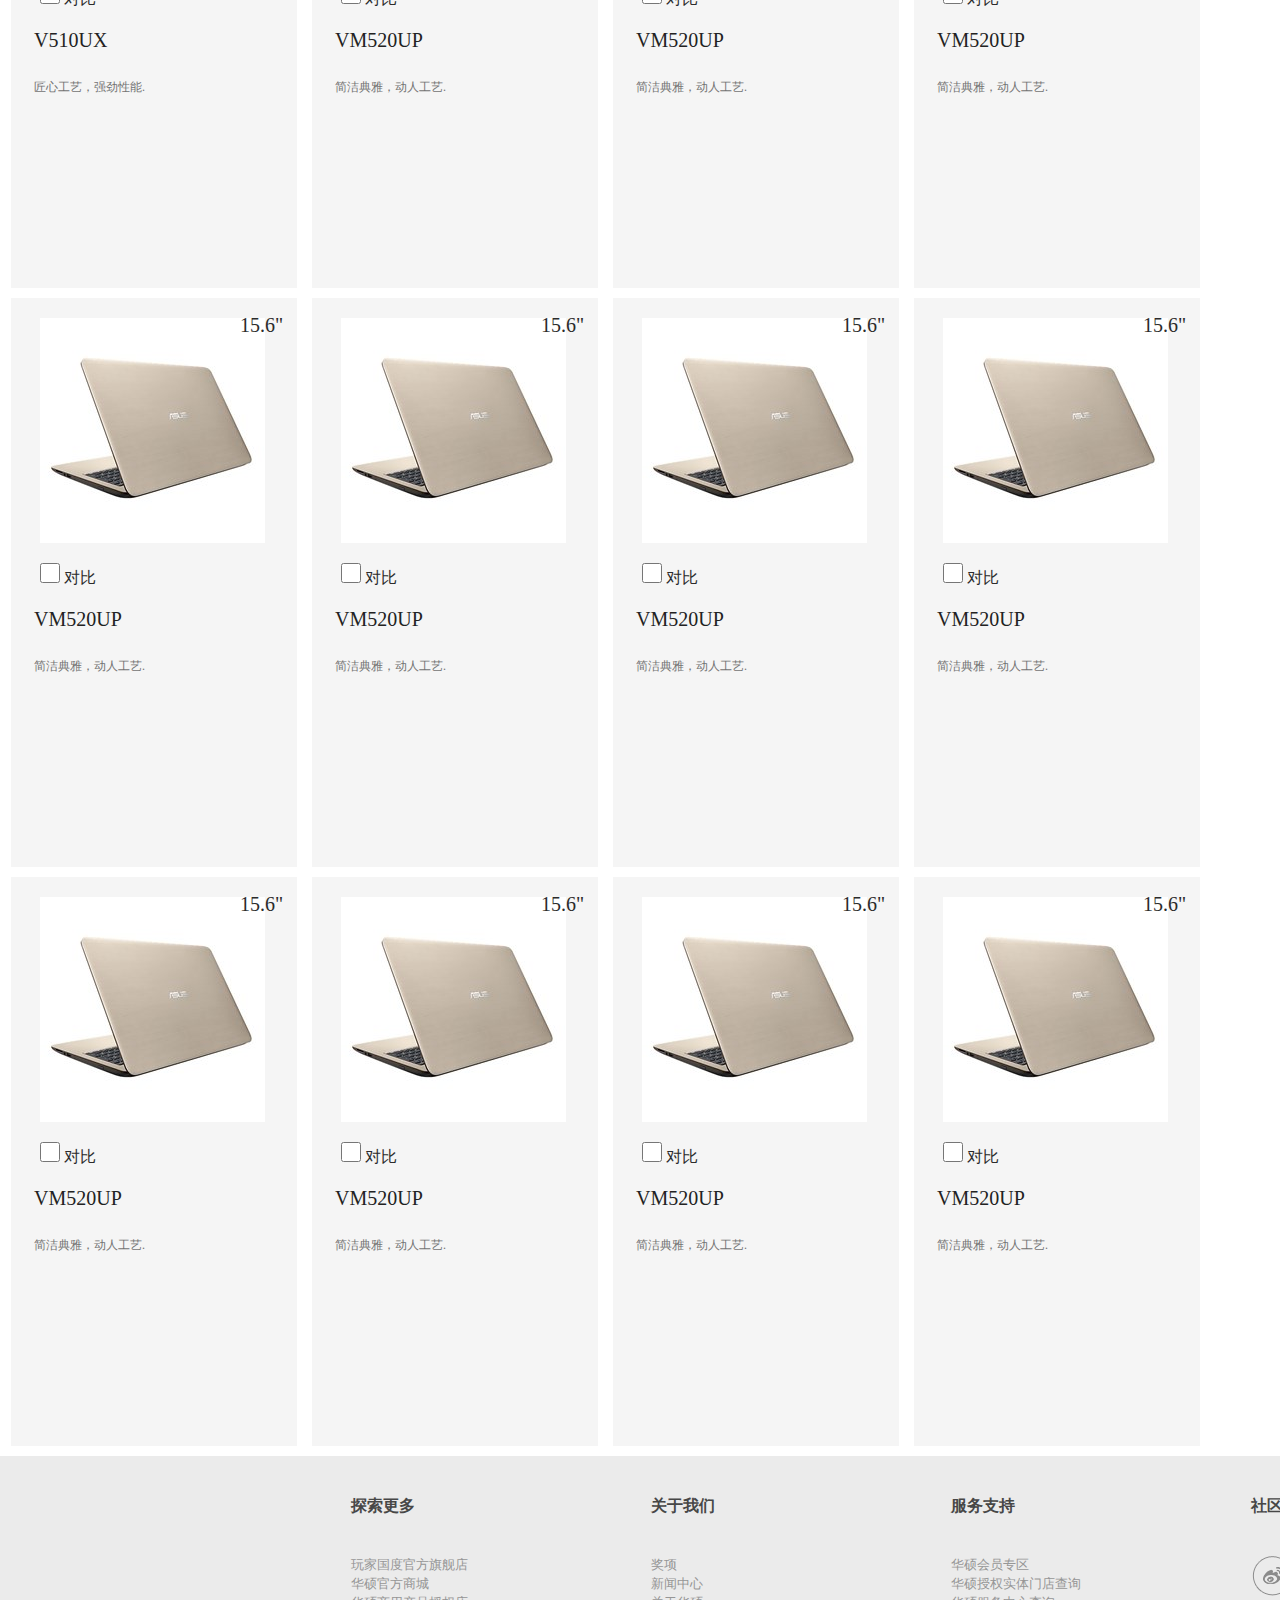
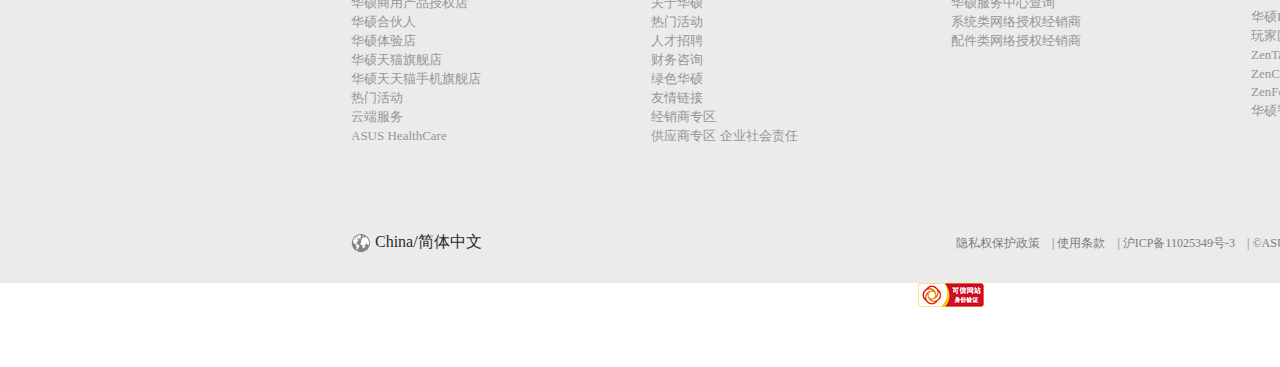
<file: productlist.html>
<!DOCTYPE html>
<html>
	<head>
		<meta charset="UTF-8">
		<link rel="stylesheet" type="text/css" href="css/base.css"/>
		<link rel="stylesheet" type="text/css" href="css/huashuo.css"/>
		<link rel="stylesheet" type="text/css" href="css/productlist.css"/>
		<title></title>
	</head>
	<body>
		<!--导航-->
		<div id="header">
			<div id="inner">
				<a id="logo" href="#"><img src="img/asus-logo-black.png"/></a>
				<div id="bar">
					<ul>
						<li class="h-l">
							<a href="#">个人及家用产品</a>
							<div id="var">
								<ul id="b-u">
									<li class="v-l"><a class="v-a" href="">智能手机</a>
										<div id="l-d">
											<div id="l-m">
												<span id="m-s">
													笔记本电脑
												</span><br />
												<a href="">ZENBOOK/U系列</a><br />
												<a href="">游戏系列</a><br />
												<a href="">N系列</a><br />
												<a href="">飞行堡垒系列</a><br />
												<a href="">A/K系列</a><br />
												<a href="">X系列</a><br />
												<a href="">E系列</a><br />
												<a href="">D系列</a><br />
												<a href="">W系列</a><br />
												<a href="">V/VM系列</a><br />
												<a href="">F/R系列</a><br />
												<span id="m-s-1">
													变形本
												</span><br />
												<a href="">Transformer Book 系列(可拆卸底座)</a>
												<a href="">Transformer Book 系列(可翻转屏幕)</a>
												<span id="m-s-1">
													笔记本电脑配件
												</span><br />
												<a href="">底座</a>
											</div><div id="l-r">
												<img src="img/78.png"/>
												<div id="r-b">
													<span id="m-s-2">
														ASUS ZenBook<br />
														U306UA
													</span><br />
													纤美外形，薄然心动<br />
													<a href="">了解更多</a>
												</div>
										</div>
									</li>
									<li class="v-l"><a class="v-a" href="">笔记本电脑及变形本</a>
										<div id="l-d">
											<div id="l-m">
												<span id="m-s">
													笔记本电脑
												</span><br />
												<a href="">ZENBOOK/U系列</a><br />
												<a href="">游戏系列</a><br />
												<a href="">N系列</a><br />
												<a href="">飞行堡垒系列</a><br />
												<a href="">A/K系列</a><br />
												<a href="">X系列</a><br />
												<a href="">E系列</a><br />
												<a href="">D系列</a><br />
												<a href="">W系列</a><br />
												<a href="productlist.html">V/VM系列</a><br />
												<a href="">F/R系列</a><br />
												<span id="m-s-1">
													变形本
												</span><br />
												<a href="">Transformer Book 系列(可拆卸底座)</a>
												<a href="">Transformer Book 系列(可翻转屏幕)</a>
												<span id="m-s-1">
													笔记本电脑配件
												</span><br />
												<a href="">底座</a>
											</div><div id="l-r">
												<img src="img/78.png"/>
												<div id="r-b">
													<span id="m-s-2">
														ASUS ZenBook<br />
														U306UA
													</span><br />
													纤美外形，薄然心动<br />
													<a href="">了解更多</a>
												</div>
											</div>
										</div>
									</li>
									<li class="v-l"><a class="v-a" href="">平板电脑</a>
										<div id="l-d">
											<div id="l-m"></div><div id="l-r"></div>
										</div>
									</li>
									<li class="v-l"><a class="v-a" href="">主板</a>
										<div id="l-d">
											<div id="l-m"></div><div id="l-r"></div>
										</div>
									</li>
									<li class="v-l"><a class="v-a" href="">显卡</a>
										<div id="l-d">
											<div id="l-m"></div><div id="l-r"></div>
										</div>
									</li>
									<li class="v-l"><a class="v-a" href="">智能配戴</a>
										<div id="l-d">
											<div id="l-m"></div><div id="l-r"></div>
										</div>
									</li>
									<li class="v-l"><a class="v-a" href="">台式电脑及一体电脑</a>
										<div id="l-d">
											<div id="l-m"></div><div id="l-r"></div>
										</div>
									</li>
									<li class="v-l"><a class="v-a" href="">液晶显示器</a>
										<div id="l-d">
											<div id="l-m"></div><div id="l-r"></div>
										</div>
									</li>
									<li class="v-l"><a class="v-a" href="">网络产品</a>
										<div id="l-d">
											<div id="l-m"></div><div id="l-r"></div>
										</div>
									</li>
									<li class="v-l"><a class="v-a" href="">多媒体产品</a>
										<div id="l-d">
											<div id="l-m"></div><div id="l-r"></div>
										</div>
									</li>
									<li class="v-l"><a class="v-a" href="">车载产品</a>
										<div id="l-d">
											<div id="l-m"></div><div id="l-r"></div>
										</div>
									</li>
									<li class="v-l"><a class="v-a" href="">周边配件</a>
										<div id="l-d">
											<div id="l-m"></div><div id="l-r"></div>
										</div>
									</li>
									<li class="v-l"><a class="v-a" href="">游戏设备</a>
										<div id="l-d">
											<div id="l-m"></div><div id="l-r"></div>
										</div>
									</li>
								</ul>
							</div>
						</li>
						<li class="h-l">
							<a href="#">热门活动</a>
							<div id="var1">
								<div id="v1">
									<div id="img1">
										<a href=""><div id="sh-img1"></div></a>
									</div>
									<div id="img1-a">
										<a href="">庆双旦 华硕板卡放大招</a>
									</div>
									<div id="v1-l">
										<a href=""><div id="sh-v1-l"></div></a>
									</div>
									<div id="v1-r">
										<a href=""><div id="sh-v1-r"></div></a>
									</div>
									<div id="v1-a">
									<a href="">缤纷圣诞，好礼不停</a>
									<a id="v1-a-2" href="">《求装机！大师》第二期</a>
									</div>
								</div>
								<div id="v2">
									<div id="v2-1">
										<a href=""><div id="sh-v2-1"></div></a>
									</div>
									<div id="v2-2">
										<a href=""><div id="sh-v2-2"></div></a>
									</div>
									<div id="v2-a">
										<a class="v2-a-1" href="">点燃激情，只为超越</a>
										<a id="v1-a-2" href="">心动灵耀</a>
									</div>
									<div id="v2-3">
										<a href=""><div id="sh-v2-3"></div></a>
									</div>
									<div id="v2-4">
										<a href=""><div id="sh-v2-4"></div></a>
									</div>
									<div id="v2-a">
										<a class="v2-a-1" href="">ROG Claymore 震撼上市</a>
										<a id="v1-a-2" href="">hello.小优</a>
									</div>
									<div id="v2-5">
										<a href=""><div id="sh-v2-5"></div></a>
									</div>
									<div id="v2-6">
										<a href=""><div id="sh-v2-6"></div></a>
									</div>
									<div id="v2-a">
										<a class="v2-a-1" href="">性能巨兽</a>
										<a id="v1-a-2" href="">热血游戏主义</a>
									</div>
								</div>
							</div>
						</li>
						<li class="h-l">
							<a href="#">商用产品</a>
							<div id="var2">
								<ul>
									<li><a class="l-a" href="">产品</a>
											<div id="var2-h">
												<div id="all-a">
													<a href="">笔记本电脑</a><br />
													<a href="">服务器与超算</a><br />
													<a href="">台式电脑</a><br />
													<a href="">一体电脑</a><br />
													<a href="">液晶显示器</a><br />
													<a href="">投影仪</a><br />
													<a href="">数位看板</a><br />
													<a href="">网络产品</a>
												</div>
											</div>
										</li>
									<li><a class="l-a" href="">企业规划</a>
										<div id="var2-h">
												<div id="all-a">
													<a href="">笔记本电脑</a><br />
													<a href="">服务器与超算</a><br />
													<a href="">台式电脑</a><br />
													<a href="">一体电脑</a><br />
													<a href="">液晶显示器</a><br />
													<a href="">投影仪</a><br />
													<a href="">数位看板</a><br />
													<a href="">网络产品</a>
												</div>
											</div>
									</li>
									<li><a class="l-a" href="">解决方案</a>
										<div id="var2-h">
												<div id="all-a">
													<a href="">笔记本电脑</a><br />
													<a href="">服务器与超算</a><br />
													<a href="">台式电脑</a><br />
													<a href="">一体电脑</a><br />
													<a href="">液晶显示器</a><br />
													<a href="">投影仪</a><br />
													<a href="">数位看板</a><br />
													<a href="">网络产品</a>
												</div>
											</div>
									</li>
									<li><a class="l-a" href="">行业应用</a>
										<div id="var2-h">
												<div id="all-a">
													<a href="">笔记本电脑</a><br />
													<a href="">服务器与超算</a><br />
													<a href="">台式电脑</a><br />
													<a href="">一体电脑</a><br />
													<a href="">液晶显示器</a><br />
													<a href="">投影仪</a><br />
													<a href="">数位看板</a><br />
													<a href="">网络产品</a>
												</div>
											</div>
									</li>
								</ul>
							</div>
						</li>
						<li class="h-l">
							<a href="#">服务支持</a>
							<div id="var3">
								<ul>
									<li><a class="l-a" href="">服务与支持</a></li>
									<li><a class="l-a" href="">玩家国度社区论坛</a></li>
									<li><a class="l-a" href="">ZenTalk 硕粉俱乐部</a></li>
									<li><a class="l-a" href="">ZenCare</a></li>
								</ul>
							</div>
						</li>
						<li class="h-l"><a href="#">华硕官方商城</a></li>
					</ul>
				</div>
				<div id="search">
					<ul id="log">
						<li><a href="log.html">登录</a></li>
					</ul>
					<form action="" method="post">
						<input type="text" name="sousuo" id="sousuo" value="" />
						<input id="s-botton" type="image" src="img/icon-search.png"/>
					</form>
				</div>
			</div>
			</div>
		<!--导航链接-->
		<div id="top-a">
			<a href="">首页</a> > <a href="">笔记本电脑 </a> > <a href="">V/VM系列</a>
		</div>
		<!--windows10-->
		<div id="sign-win">
			<span id="win-l">
					ASUS 推荐使用Windows.
			</span>
			<img src="img/Windows10_MDA_Tag_EA_ZS_Blue.png"/>
		</div>
		<!--排序方式-->
		<div id="bar2">
			<div id="bar2-l">
				<span id="bar2-s1">笔记本电脑</span><span id="bar2-s2">(23)</span>
			</div>
			<div id="bar2-r">
				<span id="">排序:</span>
				<select name="array">
					<option value="date">日期</option>
					<option value="letter">A-Z</option>
				</select>
			</div>
		</div>
		<!--左侧筛选栏-->
		<div id="item">
			<span id="iten-sp">清除筛选条件</span><a href="">重新筛选</a>
			<div id="item1">
				<div id="list-title">
					产品系列
				</div>
				<ul>
					<li><input type="checkbox" name="" id="" value="" /> ZENBOOK/U系列</li>
					<li><input type="checkbox" name="" id="" value="" /> 游戏系列</li>
					<li><input type="checkbox" name="" id="" value="" /> N 系列</li>
					<li><input type="checkbox" name="" id="" value="" /> A/K 系列</li>
					<li><input type="checkbox" name="" id="" value="" /> X 系列</li>
					<li><input type="checkbox" name="" id="" value="" /> D 系列</li>
					<li><input type="checkbox" name="" id="" value="" /> E 系列</li>
					<li><input type="checkbox" name="" id="" value="" /> V/VM 系列</li>
					<li><input type="checkbox" name="" id="" value="" /> F/R 系列</li>
					<li><input type="checkbox" name="" id="" value="" /> W 系列</li>
					<li><input type="checkbox" name="" id="" value="" /> 飞行堡垒系列</li>
				</ul>
			</div>
			<div id="item2">
				<div id="list-title">
					屏幕尺寸
				</div>
				<ul>
					<li><input type="checkbox" name="" id="" value="" /> 10.1英寸或以下</li>
					<li><input type="checkbox" name="" id="" value="" /> 11.6英寸~13.3英寸</li>
					<li><input type="checkbox" name="" id="" value="" /> 14.0英寸~15.6英寸</li>
					<li><input type="checkbox" name="" id="" value="" /> 17.3英寸及以上 系列</li>
				</ul>
			</div>
			<div id="item3">
				<div id="list-title">
					处理器
				</div>
				<ul>
					<li><input type="checkbox" name="" id="" value="" /> 奔腾与赛扬</li>
					<li><input type="checkbox" name="" id="" value="" /> AMD</li>
					<li><input type="checkbox" name="" id="" value="" /> 第6代英特尔酷睿 i7</li>
				</ul>
			</div>
			<div id="item4">
				<div id="list-title">
					硬盘
				</div>
				<ul>
					<li><input type="checkbox" name="" id="" value="" /> 320G</li>
					<li><input type="checkbox" name="" id="" value="" /> 500G</li>
					<li><input type="checkbox" name="" id="" value="" /> 750G</li>
					<li><input type="checkbox" name="" id="" value="" /> 1T及以上</li>
					<li><input type="checkbox" name="" id="" value="" /> SSD</li>
				</ul>
			</div>
			<div id="item5">
				<div id="list-title">
					光驱
				</div>
				<ul>
					<li><input type="checkbox" name="" id="" value="" /> CD/DVD+RW</li>
					<li><input type="checkbox" name="" id="" value="" /> Blu-ray™ </li>
				</ul>
			</div>
			<div id="other-links">
				<ul>
					<li>
						<a href="">全部产品列表</a>
					</li>
					<li>
						<a href="">笔记本电脑配置&amp;价格</a>
					</li>
				</ul>
			</div>
		</div>
		<!--右侧商品列表栏-->
		<div id="products">
			<a href="" class="pro-a">
				<div class="size-info">
					15.6"
				</div>
				<div class="pro-img">
					<img src="img/P_setting_F5F5F5_1_90_end_225 (1).png"/>
				</div>
				<div class="duibi">
					<input class="pro-input" type="checkbox" name="" id="" value="" /> 对比
				</div>
				<div class="pro-b">
					<div class="bookname">
						VM520UP
					</div>
					简洁典雅，动人工艺.
				</div>
			</a>
			<a href="" class="pro-a">
				<div class="size-info">
					15.6"
				</div>
				<div class="pro-img">
					<img src="img/P_setting_F5F5F5_1_90_end_225 (2).png"/>
				</div>
				<div class="duibi">
					<input class="pro-input" type="checkbox" name="" id="" value="" /> 对比
				</div>
				<div class="pro-b">
					<div class="bookname">
						VM520UP
					</div>
					简洁典雅，动人工艺.
				</div>
			</a>
			<a href="" class="pro-a">
				<div class="size-info">
					15.6"
				</div>
				<div class="pro-img">
					<img src="img/P_setting_F5F5F5_1_90_end_225 (3).png"/>
				</div>
				<div class="duibi">
					<input class="pro-input" type="checkbox" name="" id="" value="" /> 对比
				</div>
				<div class="pro-b">
					<div class="bookname">
						VM520UP
					</div>
					简洁典雅，动人工艺.
				</div>
			</a>
			<a href="" class="pro-a">
				<div class="size-info">
					15.6"
				</div>
				<div class="pro-img">
					<img src="img/P_setting_F5F5F5_1_90_end_225.png"/>
				</div>
				<div class="duibi">
					<input class="pro-input" type="checkbox" name="" id="" value="" /> 对比
				</div>
				<div class="pro-b">
					<div class="bookname">
						VM520UP
					</div>
					简洁典雅，动人工艺.
				</div>
			</a>
			<a href="" class="pro-a">
				<div class="size-info">
					15.6"
				</div>
				<div class="pro-img">
					<img src="img/P_setting_F5F5F5_1_90_end_225 (3).png"/>
				</div>
				<div class="duibi">
					<input class="pro-input" type="checkbox" name="" id="" value="" /> 对比
				</div>
				<div class="pro-b">
					<div class="bookname">
						VM520UP
					</div>
					简洁典雅，动人工艺.
				</div>
			</a>
			<a href="" class="pro-a">
				<div class="size-info">
					15.6"
				</div>
				<div class="pro-img">
					<img src="img/P_setting_F5F5F5_1_90_end_225 (3).png"/>
				</div>
				<div class="duibi">
					<input class="pro-input" type="checkbox" name="" id="" value="" /> 对比
				</div>
				<div class="pro-b">
					<div class="bookname">
						VM520UP
					</div>
					简洁典雅，动人工艺.
				</div>
			</a>
			<a href="" class="pro-a">
				<div class="size-info">
					15.6"
				</div>
				<div class="pro-img">
					<img src="img/P_setting_F5F5F5_1_90_end_225 (3).png"/>
				</div>
				<div class="duibi">
					<input class="pro-input" type="checkbox" name="" id="" value="" /> 对比
				</div>
				<div class="pro-b">
					<div class="bookname">
						VM520UP
					</div>
					简洁典雅，动人工艺.
				</div>
			</a>
			<a href="" class="pro-a">
				<div class="size-info">
					15.6"
				</div>
				<div class="pro-img">
					<img src="img/P_setting_F5F5F5_1_90_end_225 (3).png"/>
				</div>
				<div class="duibi">
					<input class="pro-input" type="checkbox" name="" id="" value="" /> 对比
				</div>
				<div class="pro-b">
					<div class="bookname">
						VM520UP
					</div>
					简洁典雅，动人工艺.
				</div>
			</a>
			<a href="NotebooksV510UX.html" class="pro-a">
				<div class="size-info">
					15.6"
				</div>
				<div class="pro-img">
					<img src="img/P_setting_F5F5F5_1_90_end_225.png"/>
				</div>
				<div class="duibi">
					<input class="pro-input" type="checkbox" name="" id="" value="" /> 对比
				</div>
				<div class="pro-b">
					<div class="bookname">
						V510UX
					</div>
					匠心工艺，强劲性能.
				</div>
			</a>
			<a href="" class="pro-a">
				<div class="size-info">
					15.6"
				</div>
				<div class="pro-img">
					<img src="img/P_setting_F5F5F5_1_90_end_225 (3).png"/>
				</div>
				<div class="duibi">
					<input class="pro-input" type="checkbox" name="" id="" value="" /> 对比
				</div>
				<div class="pro-b">
					<div class="bookname">
						VM520UP
					</div>
					简洁典雅，动人工艺.
				</div>
			</a>
			<a href="" class="pro-a">
				<div class="size-info">
					15.6"
				</div>
				<div class="pro-img">
					<img src="img/P_setting_F5F5F5_1_90_end_225 (3).png"/>
				</div>
				<div class="duibi">
					<input class="pro-input" type="checkbox" name="" id="" value="" /> 对比
				</div>
				<div class="pro-b">
					<div class="bookname">
						VM520UP
					</div>
					简洁典雅，动人工艺.
				</div>
			</a>
			<a href="" class="pro-a">
				<div class="size-info">
					15.6"
				</div>
				<div class="pro-img">
					<img src="img/P_setting_F5F5F5_1_90_end_225 (3).png"/>
				</div>
				<div class="duibi">
					<input class="pro-input" type="checkbox" name="" id="" value="" /> 对比
				</div>
				<div class="pro-b">
					<div class="bookname">
						VM520UP
					</div>
					简洁典雅，动人工艺.
				</div>
			</a>
			<a href="" class="pro-a">
				<div class="size-info">
					15.6"
				</div>
				<div class="pro-img">
					<img src="img/P_setting_F5F5F5_1_90_end_225 (3).png"/>
				</div>
				<div class="duibi">
					<input class="pro-input" type="checkbox" name="" id="" value="" /> 对比
				</div>
				<div class="pro-b">
					<div class="bookname">
						VM520UP
					</div>
					简洁典雅，动人工艺.
				</div>
			</a>
			<a href="" class="pro-a">
				<div class="size-info">
					15.6"
				</div>
				<div class="pro-img">
					<img src="img/P_setting_F5F5F5_1_90_end_225 (3).png"/>
				</div>
				<div class="duibi">
					<input class="pro-input" type="checkbox" name="" id="" value="" /> 对比
				</div>
				<div class="pro-b">
					<div class="bookname">
						VM520UP
					</div>
					简洁典雅，动人工艺.
				</div>
			</a>
			<a href="" class="pro-a">
				<div class="size-info">
					15.6"
				</div>
				<div class="pro-img">
					<img src="img/P_setting_F5F5F5_1_90_end_225 (3).png"/>
				</div>
				<div class="duibi">
					<input class="pro-input" type="checkbox" name="" id="" value="" /> 对比
				</div>
				<div class="pro-b">
					<div class="bookname">
						VM520UP
					</div>
					简洁典雅，动人工艺.
				</div>
			</a>
			<a href="" class="pro-a">
				<div class="size-info">
					15.6"
				</div>
				<div class="pro-img">
					<img src="img/P_setting_F5F5F5_1_90_end_225 (3).png"/>
				</div>
				<div class="duibi">
					<input class="pro-input" type="checkbox" name="" id="" value="" /> 对比
				</div>
				<div class="pro-b">
					<div class="bookname">
						VM520UP
					</div>
					简洁典雅，动人工艺.
				</div>
			</a>
			<a href="" class="pro-a">
				<div class="size-info">
					15.6"
				</div>
				<div class="pro-img">
					<img src="img/P_setting_F5F5F5_1_90_end_225 (3).png"/>
				</div>
				<div class="duibi">
					<input class="pro-input" type="checkbox" name="" id="" value="" /> 对比
				</div>
				<div class="pro-b">
					<div class="bookname">
						VM520UP
					</div>
					简洁典雅，动人工艺.
				</div>
			</a>
			<a href="" class="pro-a">
				<div class="size-info">
					15.6"
				</div>
				<div class="pro-img">
					<img src="img/P_setting_F5F5F5_1_90_end_225 (3).png"/>
				</div>
				<div class="duibi">
					<input class="pro-input" type="checkbox" name="" id="" value="" /> 对比
				</div>
				<div class="pro-b">
					<div class="bookname">
						VM520UP
					</div>
					简洁典雅，动人工艺.
				</div>
			</a>
			<a href="" class="pro-a">
				<div class="size-info">
					15.6"
				</div>
				<div class="pro-img">
					<img src="img/P_setting_F5F5F5_1_90_end_225 (3).png"/>
				</div>
				<div class="duibi">
					<input class="pro-input" type="checkbox" name="" id="" value="" /> 对比
				</div>
				<div class="pro-b">
					<div class="bookname">
						VM520UP
					</div>
					简洁典雅，动人工艺.
				</div>
			</a>
			<a href="" class="pro-a">
				<div class="size-info">
					15.6"
				</div>
				<div class="pro-img">
					<img src="img/P_setting_F5F5F5_1_90_end_225 (3).png"/>
				</div>
				<div class="duibi">
					<input class="pro-input" type="checkbox" name="" id="" value="" /> 对比
				</div>
				<div class="pro-b">
					<div class="bookname">
						VM520UP
					</div>
					简洁典雅，动人工艺.
				</div>
			</a>
		</div>
		<!--尾部-->
		<div id="footer">
				<div id="f-t">
					<div class="extend">
						<h4 id="f-s">探索更多</h4>
						</span><br />
						<a href="">玩家国度官方旗舰店</a><br />
						<a href="">华硕官方商城</a><br />
						<a href="">华硕商用产品授权店</a><br />
						<a href="">华硕合伙人</a><br />
						<a href="">华硕体验店</a><br />
						<a href="">华硕天猫旗舰店</a><br />
						<a href="">华硕天天猫手机旗舰店</a><br />
						<a href="">热门活动</a><br />
						<a href="">云端服务</a><br />
						<a href="">ASUS HealthCare</a>
					</div>
					<div class="extend">
						<h4 id="f-s">关于我们</h4>
						</span><br />
						<a href="">奖项</a><br />
						<a href="">新闻中心</a><br />
						<a href="">关于华硕</a><br />
						<a href="">热门活动</a><br />
						<a href="">人才招聘</a><br />
						<a href="">财务咨询</a><br />
						<a href="">绿色华硕</a><br />
						<a href="">友情链接</a><br />
						<a href="">经销商专区</a><br />
						<a href="">供应商专区</a>
						<a href="">企业社会责任</a>
					</div>
					<div class="extend">
						<h4 id="f-s">服务支持</h4>
						</span><br />
						<a href="">华硕会员专区</a><br />
						<a href="">华硕授权实体门店查询</a><br />
						<a href="">华硕服务中心查询</a><br />
						<a href="">系统类网络授权经销商</a><br />
						<a href="">配件类网络授权经销商</a><br />
					</div>
					<div class="extend">
						<h4 id="f-s">社区</h4>
						</span><br />
						<div id="btn">
							<a href=""><img src="img/183_n.png"/></a>
							<a href=""><img src="img/184_n.png"/></a>
							<a href=""><img src="img/230_n.png"/></a>
						</div>
						<a href="">华硕ROG玩家国度官方视频站</a><br />
						<a href="">玩家国度社区论坛</a><br />
						<a href="">ZenTalk 硕粉俱乐部</a><br />
						<a href="">ZenCare</a><br />
						<a href="">ZenFone吧</a><br />
						<a href="">华硕智能手机微博</a><br />
					</div>
				</div>
				<div id="f-m">
					<div id="language">
						<img src="img/global_icon.png"/>
						<a href="">China/简体中文</a>
					</div>
					<div id="m-r">
						<a href="">隐私权保护政策</a>|
						<a href="">使用条款</a>|
						<a href="">沪ICP备11025349号-3</a>|
						©ASUSTeK Computer Inc. All rights reserved.
					</div>
				</div>
				<div id="f-b">
					<img src="img/cnnic.png"/>
				</div>
			</div>
	</body>
</html>
</file>
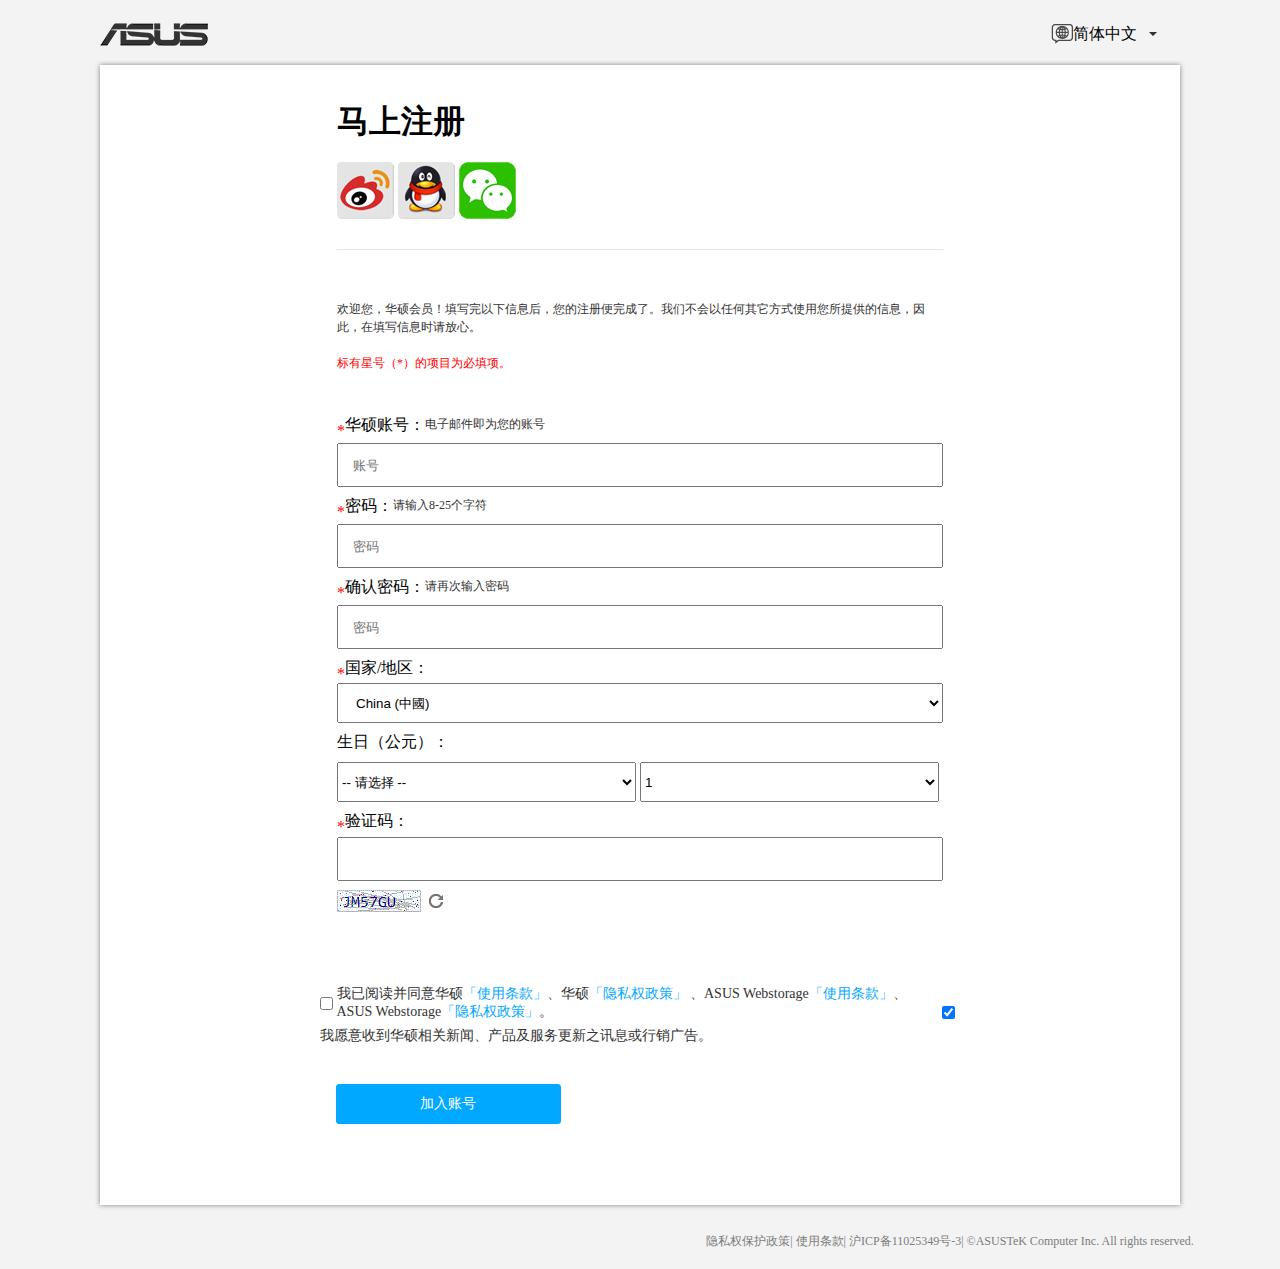
<file: register.html>
<!DOCTYPE html>
<html>
	<head>
		<meta charset="UTF-8">
		<link rel="stylesheet" type="text/css" href="css/base.css"/>
		<link rel="stylesheet" type="text/css" href="css/huashuo.css"/>
		<link rel="stylesheet" type="text/css" href="css/log.css"/>
		<link rel="stylesheet" type="text/css" href="css/register.css"/>
		<script src="js/register.js" type="text/javascript" charset="utf-8"></script>
		<script src="js/register.js" type="text/javascript" charset="utf-8"></script>
		<title></title>
	</head>
	<body>
		<div id="bar1">
			<a id="logo" href="#"><img src="img/asus-logo-black.png"/></a>
			<div id="languages">
				&nbsp;&nbsp;简体中文
				<img src="img/下载2.png"/>
			</div>
		</div>
		<div id="main1">
			<div id="top">
				<h1>马上注册</h1>
				<div id="btn-list">
					<img src="img/weibo_icon.png"/>
					<img src="img/qq_icon.png"/>
					<img src="img/wechat_icon.png"/>
				</div>
				<div id="line">
					
				</div>
				<div id="lead">
					<p id="l-1">欢迎您，华硕会员！填写完以下信息后，您的注册便完成了。我们不会以任何其它方式使用您所提供的信息，因此，在填写信息时请放心。</p>
					<p id="l-2">标有星号（*）的项目为必填项。</p>
				</div>
				<div id="message">
					<span>*</span><label for="myaccount">华硕账号：</label><p>电子邮件即为您的账号</p>
					<input type="text" name="myaccount" id="myaccount" placeholder="账号" />
					<span>*</span><label for="mypasswords">密码：</label><p>请输入8-25个字符</p>
					<input type="password" name="mypasswords" id="mypasswords" placeholder="密码" />
					<span>*</span><label for="re-passwords">确认密码：</label><p>请再次输入密码</p>
					<input type="password" name="re-passwords" id="re-passwords" placeholder="密码" />
					<span>*</span><label for="ddlCountry">国家/地区：</label>
					<select name="ddlCountry" id="ddlCountry" class="span2" onchange="checkCountryEdm()">
						<option value="">-- 请选择 --</option>
						<option value="AFG" data-country_2d="AF" data-country_edm="True">Afghanistan ("جمهوری اسلامی افغانستان")</option>
						<option value="ALB" data-country_2d="AL" data-country_edm="True">Albania (Shqipëri / Shqipëria)</option>
						<option value="DZA" data-country_2d="DZ" data-country_edm="True">Algeria</option>
						<option value="ASM" data-country_2d="AS" data-country_edm="True">American Samoa</option>
						<option value="AND" data-country_2d="AD" data-country_edm="True">Andorra (Principat d'Andorra)</option>
						<option value="AGO" data-country_2d="AO" data-country_edm="True">Angola (República de Angola)</option>
						<option value="AIA" data-country_2d="AI" data-country_edm="True">Anguilla</option>
						<option value="ATA" data-country_2d="AQ" data-country_edm="True">Antarctica</option>
						<option value="ATG" data-country_2d="AG" data-country_edm="True">Antigua and Barbuda</option>
						<option value="ARG" data-country_2d="AR" data-country_edm="True">Argentina (República Argentina)</option>
						<option value="ARM" data-country_2d="AM" data-country_edm="True">Armenia (Hayastan)</option>
						<option value="ABW" data-country_2d="AW" data-country_edm="True">Aruba</option>
						<option value="AUS" data-country_2d="AU" data-country_edm="True">Australia (Australia)</option>
						<option value="AUT" data-country_2d="AT" data-country_edm="True">Austria (Österreich)</option>
						<option value="AZE" data-country_2d="AZ" data-country_edm="True">Azerbaijan</option>
						<option value="BHS" data-country_2d="BS" data-country_edm="True">Bahamas</option>
						<option value="BHR" data-country_2d="BH" data-country_edm="True">Bahrain (مملكة البحرين)</option>
						<option value="BGD" data-country_2d="BD" data-country_edm="True">Bangladesh (বাংলাদেশ)</option>
						<option value="BRB" data-country_2d="BB" data-country_edm="True">Barbados</option>
						<option value="BLR" data-country_2d="BY" data-country_edm="True">Belarus (Беларусь)</option>
						<option value="FRB" data-country_2d="BE" data-country_edm="True">Belgium (francais) (Belgique)</option>
						<option value="BEL" data-country_2d="BE" data-country_edm="True">Belgium (netherlands) (België (Nederlands))</option>
						<option value="BLZ" data-country_2d="BZ" data-country_edm="True">Belize</option>
						<option value="BEN" data-country_2d="BJ" data-country_edm="True">Benin</option>
						<option value="BMU" data-country_2d="BM" data-country_edm="True">Bermuda</option>
						<option value="BTN" data-country_2d="BT" data-country_edm="True">Bhutan</option>
						<option value="BOL" data-country_2d="BO" data-country_edm="True">Bolivia</option>
						<option value="BIH" data-country_2d="BA" data-country_edm="True">Bosnia/Herzegowina (Bosna i Hercegovina)</option>
						<option value="BWA" data-country_2d="BW" data-country_edm="True">Botswana (Lefatshe la Botswana)</option>
						<option value="BVT" data-country_2d="BV" data-country_edm="True">Bouvet Island</option>
						<option value="BRA" data-country_2d="BR" data-country_edm="True">Brazil</option>
						<option value="IOT" data-country_2d="IO" data-country_edm="True">British Indian Ocean Territory</option>
						<option value="BRN" data-country_2d="BN" data-country_edm="True">Brunei Darussalam (بروني دارالسلام)</option>
						<option value="BGR" data-country_2d="BG" data-country_edm="True">Bulgaria (България / Balgariya)</option>
						<option value="BFA" data-country_2d="BF" data-country_edm="True">Burkina Faso</option>
						<option value="BDI" data-country_2d="BI" data-country_edm="True">Burundi</option>
						<option value="KHM" data-country_2d="KH" data-country_edm="True">Cambodia (कम्बोजदेश)</option>
						<option value="CMR" data-country_2d="CM" data-country_edm="True">Cameroon</option>
						<option value="CAN" data-country_2d="CA" data-country_edm="False">Canada</option>
						<option value="CPV" data-country_2d="CV" data-country_edm="True">Cape Verde</option>
						<option value="CYM" data-country_2d="KY" data-country_edm="True">Cayman Islands</option>
						<option value="CAF" data-country_2d="CF" data-country_edm="True">Central African Republic (République centrafricaine)</option>
						<option value="TCD" data-country_2d="TD" data-country_edm="True">Chad</option>
						<option value="CHL" data-country_2d="CL" data-country_edm="True">Chile</option>
						<option selected="selected" value="CHN" data-country_2d="CN" data-country_edm="True">China (中國)</option>
						<option value="CXR" data-country_2d="CX" data-country_edm="True">Christmas Island</option>
						<option value="CCK" data-country_2d="CC" data-country_edm="True">Cocos (Keeling) Islands</option>
						<option value="COL" data-country_2d="CO" data-country_edm="True">Colombia</option>
						<option value="COM" data-country_2d="KM" data-country_edm="True">Comoros</option>
						<option value="COG" data-country_2d="CG" data-country_edm="True">Congo</option>
						<option value="COK" data-country_2d="CK" data-country_edm="True">Cook Islands</option>
						<option value="CRI" data-country_2d="CR" data-country_edm="True">Costa Rica</option>
						<option value="CIV" data-country_2d="CI" data-country_edm="True">Cote D'Ivoire</option>
						<option value="HRV" data-country_2d="HR" data-country_edm="True">Croatia (Hrvatska)</option>
						<option value="CUB" data-country_2d="CU" data-country_edm="True">Cuba</option>
						<option value="CYP" data-country_2d="CY" data-country_edm="True">Cyprus (Euro)</option>
						<option value="CZE" data-country_2d="CZ" data-country_edm="True">Czech Republic (Česká republika)</option>
						<option value="DNK" data-country_2d="DK" data-country_edm="True">Denmark (Danmark)</option>
						<option value="DJI" data-country_2d="DJ" data-country_edm="True">Djibouti</option>
						<option value="DMA" data-country_2d="DM" data-country_edm="True">Dominica</option>
						<option value="DOM" data-country_2d="DO" data-country_edm="True">Dominican Republic</option>
						<option value="TMP" data-country_2d="TP" data-country_edm="True">East Timor</option>
						<option value="ECU" data-country_2d="EC" data-country_edm="True">Ecuador</option>
						<option value="EGY" data-country_2d="EG" data-country_edm="True">Egypt (مصر‎)</option>
						<option value="SLV" data-country_2d="SV" data-country_edm="True">El Salvador</option>
						<option value="GNQ" data-country_2d="GQ" data-country_edm="True">Equatorial Guinea</option>
						<option value="ERI" data-country_2d="ER" data-country_edm="True">Eritrea</option>
						<option value="EST" data-country_2d="EE" data-country_edm="True">Estonia (Eesti)</option>
						<option value="ETH" data-country_2d="ET" data-country_edm="True">Ethiopia</option>
						<option value="FLK" data-country_2d="FK" data-country_edm="True">Falkland Islands</option>
						<option value="FRO" data-country_2d="FO" data-country_edm="True">Faroe Islands</option>
						<option value="FJI" data-country_2d="FJ" data-country_edm="True">Fiji</option>
						<option value="FIN" data-country_2d="FI" data-country_edm="True">Finland (Suomi)</option>
						<option value="FRA" data-country_2d="FR" data-country_edm="True">France (France)</option>
						<option value="GUF" data-country_2d="GF" data-country_edm="True">French Guiana</option>
						<option value="PYF" data-country_2d="PF" data-country_edm="True">French Polynesia</option>
						<option value="ATF" data-country_2d="TF" data-country_edm="True">French Southern Territories</option>
						<option value="GAB" data-country_2d="GA" data-country_edm="True">Gabon</option>
						<option value="GMB" data-country_2d="GM" data-country_edm="True">Gambia</option>
						<option value="GEO" data-country_2d="GE" data-country_edm="True">Georgia (საქართველო)</option>
						<option value="DEU" data-country_2d="DE" data-country_edm="False">Germany (Deutschland)</option>
						<option value="GHA" data-country_2d="GH" data-country_edm="True">Ghana</option>
						<option value="GIB" data-country_2d="GI" data-country_edm="True">Gibraltar</option>
						<option value="GRC" data-country_2d="GR" data-country_edm="True">Greece (Ελλάδα)</option>
						<option value="GRL" data-country_2d="GL" data-country_edm="True">Greenland</option>
						<option value="GRD" data-country_2d="GD" data-country_edm="True">Grenada</option>
						<option value="GLP" data-country_2d="GP" data-country_edm="True">Guadeloupe</option>
						<option value="GUM" data-country_2d="GU" data-country_edm="True">Guam</option>
						<option value="GTM" data-country_2d="GT" data-country_edm="True">Guatemala</option>
						<option value="GIN" data-country_2d="GN" data-country_edm="True">Guinea</option>
						<option value="GNB" data-country_2d="GW" data-country_edm="True">Guinea-Bissau</option>
						<option value="GUY" data-country_2d="GY" data-country_edm="True">Guyana</option>
						<option value="HTI" data-country_2d="HT" data-country_edm="True">Haiti</option>
						<option value="HMD" data-country_2d="HM" data-country_edm="True">Heard and Mc Donald Islands</option>
						<option value="VAT" data-country_2d="VA" data-country_edm="True">Holy See (Vatican City) (Stato della Città del Vaticano )</option>
						<option value="HND" data-country_2d="HN" data-country_edm="True">Honduras</option>
						<option value="HKG" data-country_2d="HK" data-country_edm="True">Hong Kong (香港)</option>
						<option value="HUN" data-country_2d="HU" data-country_edm="True">Hungary (Magyarország)</option>
						<option value="ISL" data-country_2d="IS" data-country_edm="True">Iceland (Ísland)</option>
						<option value="IND" data-country_2d="IN" data-country_edm="True">India (भारत गणराज्य )</option>
						<option value="IDN" data-country_2d="ID" data-country_edm="True">Indonesia (Republik Indonesia)</option>
						<option value="IRN" data-country_2d="IR" data-country_edm="True">Iran (ایران)</option>
						<option value="IRQ" data-country_2d="IQ" data-country_edm="True">Iraq (العراق )</option>
						<option value="IRL" data-country_2d="IE" data-country_edm="True">Ireland (Ireland)</option>
						<option value="ISR" data-country_2d="IL" data-country_edm="True">Israel (מְדִינַת יִשְׂרָאֵל  /  دَوْلَةُ إِسْرَائِيلَ)</option>
						<option value="ITA" data-country_2d="IT" data-country_edm="True">Italy (Italia)</option>
						<option value="JAM" data-country_2d="JM" data-country_edm="True">Jamaica</option>
						<option value="JPN" data-country_2d="JP" data-country_edm="True">Japan (日本国)</option>
						<option value="JOR" data-country_2d="JO" data-country_edm="True">Jordan (L'Ürdünn)</option>
						<option value="KAZ" data-country_2d="KZ" data-country_edm="True">Kazakhstan</option>
						<option value="KEN" data-country_2d="KE" data-country_edm="True">Kenya (Jamhuri ya Kenya)</option>
						<option value="KIR" data-country_2d="KI" data-country_edm="True">Kiribati</option>
						<option value="PRK" data-country_2d="KP" data-country_edm="True">Korea, Democratic People`s Republic of (조선민주주의인민공화국)</option>
						<option value="KOR" data-country_2d="KR" data-country_edm="True">Korea, Republic of (대한민국)</option>
						<option value="KWT" data-country_2d="KW" data-country_edm="True">Kuwait (دولة الكويت)</option>
						<option value="KGZ" data-country_2d="KG" data-country_edm="True">Kyrgyzstan</option>
						<option value="LAO" data-country_2d="LA" data-country_edm="True">Lao People`s Democratic Republic</option>
						<option value="LVA" data-country_2d="LV" data-country_edm="True">Latvia (Latvija)</option>
						<option value="LBN" data-country_2d="LB" data-country_edm="True">Lebanon (اَلْجُمْهُورِيَّة اَللُّبْنَانِيَّة )</option>
						<option value="LSO" data-country_2d="LS" data-country_edm="True">Lesotho</option>
						<option value="LBR" data-country_2d="LR" data-country_edm="True">Liberia</option>
						<option value="LBY" data-country_2d="LY" data-country_edm="True">Libyan Arab Jamahiriya</option>
						<option value="LIE" data-country_2d="LI" data-country_edm="True">Liechtenstein (Liechtenstein)</option>
						<option value="LTU" data-country_2d="LT" data-country_edm="True">Lithuania (Lietuva)</option>
						<option value="LUX" data-country_2d="LU" data-country_edm="True">Luxembourg (Lëtzebuerg)</option>
						<option value="MAC" data-country_2d="MO" data-country_edm="True">Macau</option>
						<option value="MKD" data-country_2d="MK" data-country_edm="True">Macedonia</option>
						<option value="MDG" data-country_2d="MG" data-country_edm="True">Madagascar</option>
						<option value="MWI" data-country_2d="MW" data-country_edm="True">Malawi</option>
						<option value="MYS" data-country_2d="MY" data-country_edm="True">Malaysia (Persekutuan Malaysia )</option>
						<option value="MDV" data-country_2d="MV" data-country_edm="True">Maldives</option>
						<option value="MLI" data-country_2d="ML" data-country_edm="True">Mali</option>
						<option value="MLT" data-country_2d="MT" data-country_edm="True">Malta (Malta)</option>
						<option value="MHL" data-country_2d="MH" data-country_edm="True">Marshall Islands</option>
						<option value="MTQ" data-country_2d="MQ" data-country_edm="True">Martinique (Martinique )</option>
						<option value="MRT" data-country_2d="MR" data-country_edm="True">Mauritania</option>
						<option value="MUS" data-country_2d="MU" data-country_edm="True">Mauritius (Republik Moris)</option>
						<option value="MYT" data-country_2d="YT" data-country_edm="True">Mayotte</option>
						<option value="MEX" data-country_2d="MX" data-country_edm="True">Mexico</option>
						<option value="FSM" data-country_2d="FM" data-country_edm="True">Micronesia</option>
						<option value="MDA" data-country_2d="MD" data-country_edm="True">Moldova (Moldova)</option>
						<option value="MCO" data-country_2d="MC" data-country_edm="True">Monaco (Monaco)</option>
						<option value="MNG" data-country_2d="MN" data-country_edm="True">Mongolia</option>
						<option value="MNE" data-country_2d="ME" data-country_edm="True">Montenegro (Црна Гора)</option>
						<option value="MSR" data-country_2d="MS" data-country_edm="True">Montserrat</option>
						<option value="MAR" data-country_2d="MA" data-country_edm="True">Morocco</option>
						<option value="MOZ" data-country_2d="MZ" data-country_edm="True">Mozambique</option>
						<option value="MMR" data-country_2d="MM" data-country_edm="True">Myanmar (Pyidaunzu Thanmăda Myăma Nainngandaw)</option>
						<option value="NAM" data-country_2d="NA" data-country_edm="True">Namibia</option>
						<option value="NRU" data-country_2d="NR" data-country_edm="True">Nauru</option>
						<option value="NPL" data-country_2d="NP" data-country_edm="True">Nepal (सङ्घीय लोकतान्त्रिक गणतन्त्र नेपाल)</option>
						<option value="NLD" data-country_2d="NL" data-country_edm="True">Netherlands (Nederland)</option>
						<option value="ANT" data-country_2d="AN" data-country_edm="True">Netherlands Antilles</option>
						<option value="NCL" data-country_2d="NC" data-country_edm="True">New Caledonia (Nouvelle-Calédonie)</option>
						<option value="NZL" data-country_2d="NZ" data-country_edm="True">New Zealand (New Zealand)</option>
						<option value="NIC" data-country_2d="NI" data-country_edm="True">Nicaragua</option>
						<option value="NER" data-country_2d="NE" data-country_edm="True">Niger</option>
						<option value="NGA" data-country_2d="NG" data-country_edm="True">Nigeria (Republik Nijeriya)</option>
						<option value="NIU" data-country_2d="NU" data-country_edm="True">Niue</option>
						<option value="NFK" data-country_2d="NF" data-country_edm="True">Norfolk Island (Norfuk Ailen)</option>
						<option value="MNP" data-country_2d="MP" data-country_edm="True">Northern Mariana Islands</option>
						<option value="NOR" data-country_2d="NO" data-country_edm="True">Norway (Norge)</option>
						<option value="OMN" data-country_2d="OM" data-country_edm="True">Oman ("لطنة عمان)</option>
						<option value="PAK" data-country_2d="PK" data-country_edm="True">Pakistan (پاکِستان)</option>
						<option value="PLW" data-country_2d="PW" data-country_edm="True">Palau</option>
						<option value="PAN" data-country_2d="PA" data-country_edm="True">Panama</option>
						<option value="PNG" data-country_2d="PG" data-country_edm="True">Papua New Guinea</option>
						<option value="PRY" data-country_2d="PY" data-country_edm="True">Paraguay</option>
						<option value="PER" data-country_2d="PE" data-country_edm="True">Peru</option>
						<option value="PHL" data-country_2d="PH" data-country_edm="True">Philippines (Pilipinas )</option>
						<option value="PCN" data-country_2d="PN" data-country_edm="True">Pitcairn</option>
						<option value="POL" data-country_2d="PL" data-country_edm="True">Poland (Polska)</option>
						<option value="PRT" data-country_2d="PT" data-country_edm="True">Portugal (Portugal)</option>
						<option value="PRI" data-country_2d="PR" data-country_edm="True">Puerto Rico</option>
						<option value="QAT" data-country_2d="QA" data-country_edm="True">Qatar</option>
						<option value="REU" data-country_2d="RE" data-country_edm="True">Reunion</option>
						<option value="ROM" data-country_2d="RO" data-country_edm="True">Romania (România)</option>
						<option value="RUS" data-country_2d="RU" data-country_edm="True">Russia (Россия)</option>
						<option value="RWA" data-country_2d="RW" data-country_edm="True">Rwanda</option>
						<option value="KNA" data-country_2d="KN" data-country_edm="True">Saint Kitts and Nevis</option>
						<option value="LCA" data-country_2d="LC" data-country_edm="True">Saint Lucia</option>
						<option value="VCT" data-country_2d="VC" data-country_edm="True">Saint Vincent and the Grenadines</option>
						<option value="WSM" data-country_2d="WS" data-country_edm="True">Samoa</option>
						<option value="SMR" data-country_2d="SM" data-country_edm="True">San Marino (San Marino)</option>
						<option value="STP" data-country_2d="ST" data-country_edm="True">Sao Tome and Principe</option>
						<option value="SAU" data-country_2d="SA" data-country_edm="True">Saudi Arabia (المملكة العربية السعودية)</option>
						<option value="SEN" data-country_2d="SN" data-country_edm="True">Senegal</option>
						<option value="SRB" data-country_2d="RS" data-country_edm="True">Serbia (Србија)</option>
						<option value="SYC" data-country_2d="SC" data-country_edm="True">Seychelles</option>
						<option value="SLE" data-country_2d="SL" data-country_edm="True">Sierra Leone</option>
						<option value="SGP" data-country_2d="SG" data-country_edm="True">Singapore (Singapore)</option>
						<option value="SVK" data-country_2d="SK" data-country_edm="True">Slovakia (Slovensko)</option>
						<option value="SVN" data-country_2d="SI" data-country_edm="True">Slovenia (Slovenija)</option>
						<option value="SLB" data-country_2d="SB" data-country_edm="True">Solomon Islands (Solomon Islands)</option>
						<option value="SOM" data-country_2d="SO" data-country_edm="True">Somalia</option>
						<option value="ZAF" data-country_2d="ZA" data-country_edm="True">South Africa (Republiek van Suid-Afrika )</option>
						<option value="SGS" data-country_2d="GS" data-country_edm="True">South Georgia and the South Sandwich Islands</option>
						<option value="ESP" data-country_2d="ES" data-country_edm="True">Spain (España)</option>
						<option value="LKA" data-country_2d="LK" data-country_edm="True">Sri Lanka (இலங்கை ஜனநாயக சமத்துவ )</option>
						<option value="SHN" data-country_2d="SH" data-country_edm="True">St. Helena</option>
						<option value="SPM" data-country_2d="PM" data-country_edm="True">St. Pierre and Miquelon (St. Pierre and Miquelon)</option>
						<option value="SDN" data-country_2d="SD" data-country_edm="True">Sudan (جمهورية السودان)</option>
						<option value="SUR" data-country_2d="SR" data-country_edm="True">Suriname</option>
						<option value="SJM" data-country_2d="SJ" data-country_edm="True">Svalbard and Jan Mayen Islands</option>
						<option value="SWZ" data-country_2d="SZ" data-country_edm="True">Swaziland (Swatini)</option>
						<option value="SWE" data-country_2d="SE" data-country_edm="True">Sweden (Sverige)</option>
						<option value="CHE" data-country_2d="CH" data-country_edm="True">Switzerland (Suisse)</option>
						<option value="SYR" data-country_2d="SY" data-country_edm="True">Syrian Arab Republic ("جمهورية العربية السورية)</option>
						<option value="TWN" data-country_2d="TW" data-country_edm="True">TAIWAN, R.O.C. (台灣)</option>
						<option value="TJK" data-country_2d="TJ" data-country_edm="True">Tajikistan</option>
						<option value="TZA" data-country_2d="TZ" data-country_edm="True">Tanzania</option>
						<option value="THA" data-country_2d="TH" data-country_edm="True">Thailand (ราชอาณาจักรไทย)</option>
						<option value="TGO" data-country_2d="TG" data-country_edm="True">Togo</option>
						<option value="TKL" data-country_2d="TK" data-country_edm="True">Tokelau</option>
						<option value="TON" data-country_2d="TO" data-country_edm="True">Tonga</option>
						<option value="TTO" data-country_2d="TT" data-country_edm="True">Trinidad and Tobago</option>
						<option value="TUN" data-country_2d="TN" data-country_edm="True">Tunisia</option>
						<option value="TUR" data-country_2d="TR" data-country_edm="True">Turkey (Türkiye)</option>
						<option value="TKM" data-country_2d="TM" data-country_edm="True">Turkmenistan</option>
						<option value="TCA" data-country_2d="TC" data-country_edm="True">Turks and Caicos Islands</option>
						<option value="TUV" data-country_2d="TV" data-country_edm="True">Tuvalu</option>
						<option value="UGA" data-country_2d="UG" data-country_edm="True">Uganda (Jamhuri ya Uganda)</option>
						<option value="UKR" data-country_2d="UA" data-country_edm="True">Ukraine (Україна)</option>
						<option value="ARE" data-country_2d="AE" data-country_edm="True">United Arab Emirates (دولة الإمارات العربية المتحدة‎)</option>
						<option value="GBR" data-country_2d="GB" data-country_edm="True">United Kingdom (United Kingdom)</option>
						<option value="USA" data-country_2d="US" data-country_edm="False">United States</option>
						<option value="UMI" data-country_2d="UM" data-country_edm="True">United States Minor Outlying Islands</option>
						<option value="URY" data-country_2d="UY" data-country_edm="True">Uruguay</option>
						<option value="UZB" data-country_2d="UZ" data-country_edm="True">Uzbekistan</option>
						<option value="VUT" data-country_2d="VU" data-country_edm="True">Vanuatu</option>
						<option value="VEN" data-country_2d="VE" data-country_edm="True">Venezuela</option>
						<option value="VNM" data-country_2d="VN" data-country_edm="True">Viet Nam (Việt Nam)</option>
						<option value="VGB" data-country_2d="VG" data-country_edm="True">Virgin Islands (British)</option>
						<option value="VIR" data-country_2d="VI" data-country_edm="True">Virgin Islands (U.S.)</option>
						<option value="WLF" data-country_2d="WF" data-country_edm="True">Wallis and Futuna Islands</option>
						<option value="ESH" data-country_2d="EH" data-country_edm="True">Western Sahara</option>
						<option value="YEM" data-country_2d="YE" data-country_edm="True">Yemen</option>
						<option value="ZAR" data-country_2d="ZR" data-country_edm="True">Zaire</option>
						<option value="ZMB" data-country_2d="ZM" data-country_edm="True">Zambia (Zambia)</option>
						<option value="ZWE" data-country_2d="ZW" data-country_edm="True">Zimbabwe (Simudzai Mureza wedu WeZimbabwe)</option>

</select>
					<label for="birthYear" id="la">生日（公元）：</label>
					<select name="birthYear" id="birthYear" class="span2"><option value="1900">-- 请选择 --</option><option value="2016">2016</option><option value="2015">2015</option><option value="2014">2014</option><option value="2013">2013</option><option value="2012">2012</option><option value="2011">2011</option><option value="2010">2010</option><option value="2009">2009</option><option value="2008">2008</option><option value="2007">2007</option><option value="2006">2006</option><option value="2005">2005</option><option value="2004">2004</option><option value="2003">2003</option><option value="2002">2002</option><option value="2001">2001</option><option value="2000">2000</option><option value="1999">1999</option><option value="1998">1998</option><option value="1997">1997</option><option value="1996">1996</option><option value="1995">1995</option><option value="1994">1994</option><option value="1993">1993</option><option value="1992">1992</option><option value="1991">1991</option><option value="1990">1990</option><option value="1989">1989</option><option value="1988">1988</option><option value="1987">1987</option><option value="1986">1986</option><option value="1985">1985</option><option value="1984">1984</option><option value="1983">1983</option><option value="1982">1982</option><option value="1981">1981</option><option value="1980">1980</option><option value="1979">1979</option><option value="1978">1978</option><option value="1977">1977</option><option value="1976">1976</option><option value="1975">1975</option><option value="1974">1974</option><option value="1973">1973</option><option value="1972">1972</option><option value="1971">1971</option><option value="1970">1970</option><option value="1969">1969</option><option value="1968">1968</option><option value="1967">1967</option><option value="1966">1966</option><option value="1965">1965</option><option value="1964">1964</option><option value="1963">1963</option><option value="1962">1962</option><option value="1961">1961</option><option value="1960">1960</option><option value="1959">1959</option><option value="1958">1958</option><option value="1957">1957</option><option value="1956">1956</option><option value="1955">1955</option><option value="1954">1954</option><option value="1953">1953</option><option value="1952">1952</option><option value="1951">1951</option><option value="1950">1950</option><option value="1949">1949</option><option value="1948">1948</option><option value="1947">1947</option><option value="1946">1946</option><option value="1945">1945</option><option value="1944">1944</option><option value="1943">1943</option><option value="1942">1942</option><option value="1941">1941</option><option value="1940">1940</option><option value="1939">1939</option><option value="1938">1938</option><option value="1937">1937</option><option value="1936">1936</option><option value="1935">1935</option><option value="1934">1934</option><option value="1933">1933</option><option value="1932">1932</option><option value="1931">1931</option><option value="1930">1930</option><option value="1929">1929</option><option value="1928">1928</option><option value="1927">1927</option><option value="1926">1926</option><option value="1925">1925</option><option value="1924">1924</option><option value="1923">1923</option><option value="1922">1922</option><option value="1921">1921</option><option value="1920">1920</option><option value="1919">1919</option><option value="1918">1918</option><option value="1917">1917</option></select>
					<select name="birthMonth" id="birthMonth" class="span1"><option value="1" selected="">1</option><option value="2">2</option><option value="3">3</option><option value="4">4</option><option value="5">5</option><option value="6">6</option><option value="7">7</option><option value="8">8</option><option value="9">9</option><option value="10">10</option><option value="11">11</option><option value="12">12</option></select>
					<span>*</span><label for="auth-code">验证码：</label>
					<input type="text" name="auth-code" id="auth-code" />
					<div id="code-img">
						<img id="c-img" src="img/captcha.gif"/>
						<div id="code-img-r">
							<img src="img/circle.jpg"/>
						</div>
					</div>
				</div>
			</div>
			<div id="reg-bottom">
				<input type="checkbox" name="clause1" id="clause1" value="" />
				<span id="spanLawDescription"> 我已阅读并同意华硕<a href="">「使用条款」</a>、华硕<a href="">「隐私权政策」</a>  、ASUS Webstorage<a href="">「使用条款」</a>、ASUS Webstorage<a href="">「隐私权政策」</a>。</span>
				<input type="checkbox" name="clause2" id="clause2" value="" checked="checked"/>
				<span id="spanLawDescription">我愿意收到华硕相关新闻、产品及服务更新之讯息或行销广告。</span>
				<input type="submit" name="join" id="join" value="加入账号" />
			</div>
		</div>
		<div id="bottom-log">
			<div id="m-r1">
				<a href="">隐私权保护政策</a>|
				<a href="">使用条款</a>|
				<a href="">沪ICP备11025349号-3</a>|
				©ASUSTeK Computer Inc. All rights reserved.
			</div>
		</div>
		<div id="language-select">
			<ul id="SimpleHeadBar1_LangCodeList" class="dropdown-menu">
                        <li><a href="#">English</a></li>
                        <li><a href="#">繁體中文</a></li>
                        <li><a href="#">Русский</a></li>
                        <li><a href="#">Русский-Украина</a></li>
                        <li><a href="#">Українська</a></li>
                        <li><a href="#">Deutsch</a></li>
                        <li><a href="#">Français</a></li>
                        <li><a href="#">Italiano</a></li>
                        <li><a href="#">Bahasa Indonesia</a></li>
                        <li><a href="#">Português</a></li>
                        <li><a href="#">Português-Brasil</a></li>
                        <li><a href="#">Nederlands</a></li>
                        <li><a href="#">Türkçe</a></li>
                        <li><a href="#">العربية</a></li>
                        <li><a href="#">العربية-Egypt</a></li>
                        <li><a href="#">Čeština</a></li>
                        <li><a href="#">Polski</a></li>
                        <li><a href="#">Español</a></li>
                        <li><a href="#">Latin Spanish</a></li>
                        <li><a href="#">Magyar</a></li>
                        <li><a href="#">Dansk</a></li>
                        <li><a href="#">Suomi</a></li>
                        <li><a href="#">Norwegian</a></li>
                        <li><a href="#">Svenska</a></li>
                        <li><a href="#">Việt Nam</a></li>
                        <li><a href="#">日本語</a></li>
                        <li><a href="#">România</a></li>
                        <li><a href="#">ไทย</a></li>
                        <li><a href="#">Српски</a></li>
                        <li><a href="#">한국어</a></li>
                        <li><a href="#">Slovensko</a></li>
                        <li><a href="#">עברית</a></li>
			</ul>
		</div>
	</body>
</html>
</file>
<file: css/base.css>
body,ol,ul,h1,h2,h3,h4,h5,h6,p,th,td,dl,dd,form,fieldset,legend,input,textarea,select{
	margin:0;padding:0
	} 
a{
	color: #2C2C2C;text-decoration:none
	} 
a:hover{
	color:#2C2C2C;
	} 
em{
	font-style:normal} 
li{
	list-style:none;    
	font-size: 16px;
    font-family: "微软雅黑";
    } 
img{
	border:0;vertical-align:middle
	} 
table{
	border-collapse:collapse;
	border-spacing:0
	} 
p{
	word-wrap:break-word
	}
</file>
<file: css/huashuo.css>
#all{
	width: 1903px;
	height: auto;
	margin: 0 auto;
}
#header{
	z-index: 1;
	position: relative;
	width: 1903px;
	height: 60px;
	margin: 0 auto;
	box-shadow: 0 1px 1px #e1e1e1;
}
#inner{
	width: 1170px;
	height: 60px;
	margin: 0 auto;
	line-height: 60px;
}
#logo{
	float: left;
}
#bar{
	float: left;
	width: 700px;
	height: 60px;
}
.h-l{
	position: relative;
	float: left;
	height: 58px;
	margin-left: 60px;
}
.h-l:hover{
	border-bottom: 2px black solid;
}
.h-l:hover #var{
	display: block;
}
.h-l:hover #var1{
	display: block;
}
.h-l:hover #var2{
	display: block;
}
.h-l:hover #var3{
	display: block;
}
#search{
	position: relative;
	float: left;
	width: 222px;
	height: 60px;
	margin-left: 140px;
}
#sousuo{
	width: 170px;
	height: 30px;
	margin-left: 16px;
	outline: none;
}
#log{
	float: left;
}
#s-botton{
	position: absolute;
	left: 194px;
	top: 19px;
}
#pic{
	width: 1903px;
	height: 685px;
	margin: 0 auto;
	background-image: url(../img/1.jpg);
}
#shadow2{
	position: relative;
	display: none;
	width: 1903px;
	height: 685px;
}
.s-u{
	position: absolute;
	left: 916px;
	bottom: 20px;
	width: 70px;
	height: 8px;
}
.s-u li{
	float: left;
	width: 8px;
	height: 8px;
	border-radius: 50%;
	background-color: gray;
}
#s-l-1{
	background-color: #0094f2;
}
#s-l-2{
	margin-left: 23px;
}
#s-l-3{
	margin-left: 23px;
}
#s-l-5{
	margin-left: 23px;
}
#s-l-6{
	margin-left: 23px;
}
#s-l-8{
	margin-left: 23px;
}
#s-l-9{
	margin-left: 23px;
}
#shadow1{
	position: relative;
	display: none;
	width: 1903px;
	height: 685px;
}
#shadow3{
	position: relative;
	display: none;
	width: 1903px;
	height: 685px;
}
#linhuan{
	margin-left: 150px;
    margin-top: 299px;
}
#description{
	width: 425px;
	height: 50px;
	line-height: 50px;
    margin-left: 153px;
}
#var{
	z-index: 1;
	display: none;
	position: absolute;
	left: -34px;
	height: 633px;
	width: 272px;
	background-color: white;
	box-shadow: 0 0 10px gray;
}
#var1{
	z-index: 1;
	display: none;
	width: 940px;
	height: 510px;
	position: absolute;
	left: -40px;
	background-color: white;
	box-shadow: 0 0 10px gray;
}
#v1{
	float: left;
	margin-top: 40px;
	margin-left: 40px;
	width: 413px;
	height: 420px;
	border-right: 1px #e1e1e1 solid;
}
#img1{
	width: 383px;
	height: 227px;
	background-image: url(../img/2229.jpg);
}
#sh-img1{
	width: 383px;
	height: 227px;
	background-color: rgba(0,0,0,0);
	transition-property: background-color;
	transition-duration: 1.5s;
	transition-timing-function: ease;
}
#sh-img1:hover{
	background-color: rgba(0,0,0,0.5);
}
#img1-a{
	width: 383px;
	height: 30px;
	line-height: 30px;
	margin-bottom: 30px;
}

#v1-l{
	float: left;
	width: 181px;
	height: 107px;
	background-image: url(../img/2228.jpg);
}
#sh-v1-l{
	width: 181px;
	height: 107px;
	background-color: rgba(0,0,0,0);
	transition-property: background-color;
	transition-duration: 1.5s;
	transition-timing-function: ease;
}
#sh-v1-l:hover{
	background-color: rgba(0,0,0,0.5);
}
#v1-r{
	float: left;
	margin-left: 21px;
	width: 181px;
	height: 107px;
	background-image: url(../img/2219.jpg);
}
#sh-v1-r{
	width: 181px;
	height: 107px;
	background-color: rgba(0,0,0,0);
	transition-property: background-color;
	transition-duration: 1.5s;
	transition-timing-function: ease;
}
#sh-v1-r:hover{
	background-color: rgba(0,0,0,0.5);
}
#v1-a{
	width: 383px;
	height: 30px;
	line-height: 30px;
}
#v1-a-2{
	margin-left: 46px;
}
#v2{
	float: left;
	margin-top: 40px;
	margin-left: 25px;
	width: 413px;
	height: 420px;
}
#v2-1{
	float: left;
	width: 181px;
	height: 107px;
	background-image: url(../img/2220.jpg);
}
#sh-v2-1{
	width: 181px;
	height: 107px;
	background-color: rgba(0,0,0,0);
	transition-property: background-color;
	transition-duration: 1.5s;
	transition-timing-function: ease;
}
#sh-v2-1:hover{
	background-color: rgba(0,0,0,0.5);
}
#v2-2{
	float: left;
	width: 181px;
	height: 107px;
	margin-left: 51px;
	background-image: url(../img/2122.jpg);
}
#sh-v2-2{
	width: 181px;
	height: 107px;
	background-color: rgba(0,0,0,0);
	transition-property: background-color;
	transition-duration: 1.5s;
	transition-timing-function: ease;
}
#sh-v2-2:hover{
	background-color: rgba(0,0,0,0.5);
}
#v2-3{
	float: left;
	width: 181px;
	height: 107px;
	background-image: url(../img/2221.jpg);
}
#sh-v2-3{
	width: 181px;
	height: 107px;
	background-color: rgba(0,0,0,0);
	transition-property: background-color;
	transition-duration: 1.5s;
	transition-timing-function: ease;
}
#sh-v2-3:hover{
	background-color: rgba(0,0,0,0.5);
}
#v2-4{
	float: left;
	width: 181px;
	height: 107px;
	margin-left: 51px;
	background-image: url(../img/2047.jpg);
}
#sh-v2-4{
	width: 181px;
	height: 107px;
	background-color: rgba(0,0,0,0);
	transition-property: background-color;
	transition-duration: 1.5s;
	transition-timing-function: ease;
}
#sh-v2-4:hover{
	background-color: rgba(0,0,0,0.5);
}
#v2-5{
	float: left;
	width: 181px;
	height: 107px;
	background-image: url(../img/2168.jpg);
}
#sh-v2-5{
	width: 181px;
	height: 107px;
	background-color: rgba(0,0,0,0);
	transition-property: background-color;
	transition-duration: 1.5s;
	transition-timing-function: ease;
}
#sh-v2-5:hover{
	background-color: rgba(0,0,0,0.5);
}
#v2-6{
	float: left;
	width: 181px;
	height: 107px;
	margin-left: 51px;
	background-image: url(../img/2117.jpg);
}
#sh-v2-6{
	width: 181px;
	height: 107px;
	background-color: rgba(0,0,0,0);
	transition-property: background-color;
	transition-duration: 1.5s;
	transition-timing-function: ease;
}
#sh-v2-6:hover{
	background-color: rgba(0,0,0,0.5);
}
#v2-a{
	float: left;
	width: 413px;
	height: 33px;
	line-height: 33px;
}
.v2-a-1{
	display: inline-block;
	width: 181px;
}
#var2{
	z-index: 1;
	display: none;
	position: absolute;
	left: -40px;
	width: 273px;
	height: 310px;
	background-color: white;
	box-shadow: 0 0 10px gray;
}
#var2 ul{
	display: inline-block;
	margin-top: 23px;
	width: 272px;
	height: 264px;
	border-right: 1px #e1e1e1 solid;
}
#var2 ul li{
	line-height: 37px;
	padding-left: 40px;
	width: 232px;
	height: 37px;
}
.l-a{
	display: inline-block;
	width: 272px;
	height: 37px;
}
#var2 ul li:hover{
	background-color: #565656;
}
#var2 ul li:hover #var2-h{
	display: block;
}
#var2-h{
	display: none;
	left: 273px;
    top: 0px;
    position: absolute;
    width: 365px;
    height: 310px;
    background-color: white;
}
#all-a{
	margin-left: 35px;
	margin-top: 33px;
	line-height: 26px;
}
#all-a a{
	display: inline-block;
	height: 26px;
	line-height: 26px;
}
#all-a a:hover{
	color: #00a8ff;
}
#var3{
	z-index: 1;
	display: none;
	position: absolute;
	left: -40px;
	width: 273px;
	height: 195px;
	background-color: white;
	box-shadow: 0 0 10px gray;
}
#var3 ul{
	display: inline-block;
	margin-top: 23px;
	width: 272px;
	height: 195px;
	border-right: 1px #e1e1e1 solid;
}
#var3 ul li{
	line-height: 37px;
	padding-left: 40px;
	width: 232px;
	height: 37px;
}
#var3 ul li:hover{
	background-color: #565656;
}
#b-u{
	height: 588px;
	margin-top: 25px;
}
.v-l{
	height: 37px;
	line-height: 37px;
}
.v-l:hover #l-d{
	display: block;
}
.v-a{
	display: inline-block;
	padding-left: 40px;
	width: 232px;
	height: 37px;
}
.v-a:hover{
	background-color: #565656;
}
#l-d{
	display: none;
	position: absolute;
	left: 272px;
	top: 0;
	width: 628px;
	height: 633px;
	background-color:white;
}
#l-m{
	padding-left: 35px;
	float: left;
    margin-top: 25px;
	width: 278px;
	height: 590px;
	border-left: 1px #e1e1e1 solid;
	line-height: 20px;
}
#l-r{
	padding: 70px 20px;
	float: left;
	margin-top: 25px;
	width: 273px;
	height: 450px;
	border-left: 1px #e1e1e1 solid;
}
#l-m a{
	color: #969696;
	font-size: 13px;
}
#l-m a:hover{
	color: #0094f2;
}
#m-s{
	display: inline-block;
	width: 80px;
	height: 30px;
	line-height: 30px;
}
#m-s-1{
	display: inline-block;
	margin-top: 40px;
	height: 30px;
	line-height: 30px;
}
#r-b{
	width: 160px;
	height: 120px;
	margin-left: 60px;
	text-align: center;
	color: #969696;
	font-size: 13px;
	
}
#r-b a{
	color: #0094f2;
}
#m-s-2{
	display: inline-block;
	width: 160px;
	height: 40px;
	color: black;
	font-size: 17px;
	line-height: 20px;
}
#middle{
	width: 1902px;
	height: 230px;
	
}
.m-out{
	margin-top: 3px;
	float: left;
	margin-left: 6px;
	width: 628px;
	height: 224px;
	background-color: #f2f2f2;
}
#sign{
	float: left;
	width: 253px;
	height: 71px;
	margin-left: 76px;
	margin-top: 75px;
	text-align: center;
}
#sign img{
	margin-bottom: 10px;
}
#bottom{
	position: relative;
	width: 1903px;
	height: 685px;
	background-image: url(../img/p51U6qxCH8GKcrsR-0_0_desktop.jpg);
}
#b-l{
	position: absolute;
	left: 195px;
    top: 265px;
	width: 437px;
	height: 197px;
}
.title{
	color: #fff;
	margin: 0 0 10px;
	font-family: "Roboto", "Segoe UI", "微軟正黑體", "Microsoft JhengHei", "Arial";
}
.sub-title{
	color: #fff;
	margin: 10px 0;
	font-weight:700;
	font-size: 3.3em;
	font-family: "Roboto", "Segoe UI", "微軟正黑體", "Microsoft JhengHei", "Arial";
}
#footer{
	width: 1903px;
	height: 507px;
	background-color: #ebebeb;
}
#f-t{
	display: inline-block;
	margin-top: 40px;
	width: 1200px;
	height: 300px;
	margin-left: 351px;
}
#f-m{
	line-height: 83px;
	width: 1903px;
	height: 83px;
}
#f-b{
	width: 1903px;
	height: 84px;
	background-color: white;
}
.extend{
	float: left;
	width: 300px;
	height: 300px;
}
#f-s{
	color: #474747;
    margin: 0 0 20px;
    padding: 0;
    font-size: 16px;
    font-weight: bold;
}
.extend a{
	    font-size: 13px;
	    color: #969696;
}
.extend a:hover{
	color: black;
}
#btn{
	margin-bottom: 10px;
}
#language{
	display: inline-block;
	width: 141px;
	height: 20px;
	margin-left: 351px;
	line-height: 20px;
}
#language a:hover{
	color:  #0094f2;
}
#m-r{
	display: inline-block;
	vertical-align: middle;
	margin-left: 460px;
	width: 587px;
	height: 20px;
	line-height: 20px;
	color: #7C7C7C;
	font-size: 12px;
}
#m-r a{
	margin-right: 12px;
    color: #7C7C7C;
    font-size: 12px;
}
#f-b img{
	margin-left: 918px;
}
#f-b img:hover{
	transform: scale(1.5);
}
</file>
<file: css/log.css>
body{
	background-color: #f3f3f3;
}
#bar1{
	width: 1080px;
	height: 39px;
	margin: 0 auto;
	padding: 13px 0;
	line-height: 39px;
}
#languages{
	float: right;
	margin-top: 8px;
	width: 130px;
	height: 25px;
	line-height: 25px;
	text-align: center;
	background: url(../img/下载1.png) no-repeat;
	cursor: pointer;
}
#languages img{
	margin-top: -3px;
}
#main{
	width: 1010px;
	height: 789px;
	margin: 0 auto;
	background-color: white;
	box-shadow: 0 0 5px gray;
	padding: 35px;
}
#main-l{
	float: left;
	width: 504px;
	height: 719px;
    margin-top: 38px;
    border-right: 1px solid #e5e5e5;
}
#main-l-m{
	width: 379px;
	height: 719px;
	margin: 0 auto;
}
#main-l-m h1{
	height: 43px;
	font-size: 18px;
    margin-top: 30px;
    line-height: 43px;
    margin-bottom: 10px;
}
#main-a{
	display: inline-block;
	width: 379px;
	height: 20px;
	color: #00A8FF;
	font-size: 16px;
	font-weight: 600;
	margin: 16px 0;
}
#word{
	width: 379px;
	height: 54px;
	font-size: 12px;
    line-height: 18px;
    color: #333;
}
#main-r{
	float: left;
	width: 504px;
	height: 719px;
	margin-top: 38px;
}
.servers{
	margin-top: 15px;
	width: 379px;
	height: 80px;
}
.servers img{
	    vertical-align: top;
}
.se-w{
	display: inline-block;
	width: 311px;
	height: 80px;
	font-size: 12px;
    line-height: 18px;
    color: #333;
    overflow: hidden;
	vertical-align: inherit;
}
.se-w span{
	font-size: 16px;
	font-weight: bold;
    color: #333;
    line-height: 26px;
    padding-top: 8px;
}
#main-r-m{
	width: 379px;
	height: 719px;
	margin: 0 auto;
}
#main-r-m h1{
	width: 379px;
	height: 43px;
	text-align: center;
	line-height: 43px;
	font-size: 32px;
	font-weight: 400;
    margin-bottom: 16px;
    padding-bottom: 7px;
}
#r-sp{
	display: inline-block;
	text-align: center; 
	width: 379px;
	height: 20px;
	font-size: 16px;
    color: #555;
    margin-bottom: 1em;
}
#account{
	border: 1px #e5e5e5 solid;
	width: 343px;
	height: 40px;
	margin-left: 16px;
    margin-top: 9px;
	outline-color: #00a8ff;
	font-size: 16px;
}
#mypassword{
	border: 1px #e5e5e5 solid;
	width: 343px;
	height: 40px;
	margin-left: 16px;
    margin-top: 9px;
	font-size: 16px;
	outline-color: #00a8ff;
}
#log-in{
	width: 343px;
	height: 40px;
	background-color: #00a8ff;
	margin-top: 30px;
	margin-left: 16px;
}
#mylog:hover{
	background-color: #0189fd;
}
#mylog{
	color: white;
	width: 343px;
	height: 40px;
	border: none;
	outline: none;
	background-color: #00a8ff;
}
#mycheck{
	margin-left: 16px;
}
#r-a{
	width: 343px;
	height: 33px;
	line-height: 33px;
	margin-bottom: 12px;
}
#r-a a{
	margin-left: 16px;
    color: #00a8ff;
    font-size: 13px;
}
#r-a a:hover{
	color: #008fd9;
}
#con-type{
	
	width: 343px;
	height: 126px;
	margin: 0 auto;
}
#con-type p{
	font-size: 12px;
    line-height: 18px;
    color: #333;
    border-top: 1px #e5e5e5 solid;
}
#btn-list{
	width: 343px;
	height: 57px;
	margin-top: 18px;
}
#r-p{
	display: inline-block;
	width: 343px;
	height: 30px;
	margin: 20px 16px;
	font-size: 12px;
    line-height: 18px;
    color: #333;
}
#main-r-a{;
	display: inline-block;
	margin-left: 16px;
	width: 343px;
	height: 20px;
	color: #00A8FF;
	font-size: 16px;
	font-weight: 600;
}
#bottom-log{
	width: 1180px;
	height: 59px;
	margin-left: 360px;
	margin-top: 5px;
	text-align: center;
	line-height: 59px;
}
#m-r1{
	display: inline-block;
	vertical-align: middle;
	width: 587px;
	height: 20px;
	line-height: 20px;
	color: #7C7C7C;
	font-size: 12px;
}
#m-r1 a{
    color: #7C7C7C;
    font-size: 12px;
}
#language-select{
	z-index: 1;
	display: none;
	position: absolute;
	top: 47px;
	right: 411px;
	width: 261px;
	height: 340px;
	border: 1px #e5e5e5 solid;
	overflow: scroll;
	background-color: white;
}
#language-select li{
	width: 214px;
	height: 17px;
	font-size: 13px;
	padding: 3px 15px;
	line-height: 17px;
}
#language-select li:hover{
	background-color: #33b9ff;	
}
</file>
<file: css/V510UX.css>
#fix-div{
	z-index: 1;
	width: 1903px;
	height: 58px;
	background-color: white;
	opacity: 0.97;
}
#nar-row{
	width: 1180px;
	height: 58px;
	margin: 0 auto;
}
#v510ux{
	display: none;
	float: left;
	width: 100px;
	height: 58px;
	font-size: 200%;
	font-family: "微软雅黑";
	line-height: 58px;
}
#nar-row ul{
	float: right;
	width: 250px;
	height: 58px;
}
#nar-row ul li{
	float: left;
	width: 80px;
	height: 58px;
	line-height: 58px;
	font-size: 15px;
}
#nar-b{
	width: 1180px;
	height: 60px;
	margin: 0 auto;
}
#v510ux-1{
	float: left;
	width: 100px;
	height: 58px;
	font-size: 200%;
	font-family: "微软雅黑";
	line-height: 58px;
}
#nar-b-l{
	float: right;
	margin-top: 10px;
	font-weight: bold;
	font-size: 14px;
}
#kv-main{
	height: 1091px;
	background-image: url(../img/kv-main.jpg);
}
#kv-main img{
	width: 716px;
	height: 53px;
	margin-top: 60px;
	margin-bottom: 30px;
	margin-left: 593px;
	
}
.slogan{
	width: 1427px;
	height: 54px;
	margin: 0 auto;
	font-family: "myriad-pro";
    font-weight: 300;
    font-size: 3.4em !important;
    line-height: 1em !important;
    letter-spacing: -0.025em;
    word-spacing: 0.045em;
    color: #4b4b4b;
	text-align: center;
}
#text1{
	width: 840px;
	height: 266px;
	margin-left: 531px;
	margin-top: 30px;
	margin-bottom: 100px;
	text-align: center;
	font-family: "myriad-pro";
    font-weight: 300;
    font-size: 1.4em !important;
    line-height: 1.7em;
    letter-spacing: 0.02em;
    word-spacing: 0.04em;
    color: #737373;
}
#img-elegant{
	height: 1012px;
	background-image: url(../img/img-elegant.jpg);
}
.subT{
	font-family: "myriad-pro";
    font-weight: 300;
    font-size: 2.6em !important;
    letter-spacing: -0.0028em;
    word-spacing: 0.015em;
    color: #4b4b4b;
    line-height: 1.4em;
    text-align: center;
    margin-bottom: 30px;
    -webkit-font-smoothing: antialiased;
}
#text2{
	width: 800px;
	height: 104px;
	margin: 0 auto;
	font-family: "myriad-pro";
    font-weight: 300;
    font-size: 1.1em !important;
    letter-spacing: 0.02em;
    word-spacing: 0.04em;
    color: #737373;
    margin: 0 auto;
    -webkit-font-smoothing: antialiased;
    text-align: center;
    word-wrap: break-word;
    line-height: 1.5em;
}
.box-sort{
	width: 1903px;
	height: 20px;
	font-family: 'icon-ultralight';
    font-weight: 300;
    font-size: 1.5em !important;
    letter-spacing: 0.02em;
    word-spacing: 0.04em;
    color: #737373;
    margin: 0 auto;
    text-align: center;
    word-wrap: break-word;
    margin-bottom: 30px;
}
#text3{
	width: 800px;
	height: 156px;
	margin: 30px auto;
	font-family: "myriad-pro";
    font-weight: 300;
    font-size: 1.1em !important;
    letter-spacing: 0.02em;
    word-spacing: 0.04em;
    color: #737373;
    text-align: center;
    word-wrap: break-word;
    line-height: 1.5em;
}
.box-word-cent{
	width: 1903px;
	height: 64px;
	font-family: 'icon-ultralight';
    font-size: 4em!important;
    letter-spacing: .0075em;
    color: #75534B;
    line-height: 1em;
    text-align: center;
    margin-bottom: 30px;
}
#b-w{
	width: 1903px;
	height: 123px;
	margin-bottom: 104px;
}
#b-w-1{
	float: left;
	margin-left: 425px;
	width: 283px;
	height: 123px;
}
#b-w-2{
	float: left;
	margin-left: 60px;
	width: 265px;
	height: 123px;
}
#b-w-3{
	float: left;
	margin-left: 60px;
	width: 125px;
	height: 123px;
}
#b-w-4{
	float: left;
	margin-left: 60px;
	width: 230px;
	height: 123px;
}
.icon-up{
	width: 265px;
	height: 32px;
	font-family: 'myriad-pro';
    fon-size: 2.2em !important;
    color: #75534B;
    letter-spacing: .15em;
    display: block;
    line-height: 2em;
    text-align: left;
}
.separate-icon-info{
	display: block;
    width: 100%;
    height: 8px;
    text-align: left;
}
.icon-unit{
	height: 42px;
	font-family: 'icon-ultralight';
    font-size: 2.4em!important;
    color: #a57d73;
    letter-spacing: .05em;
    vertical-align: super;
    display: inline-block;
    line-height: 1.1em;
    text-align: left;
}
.icon-number{
	height: 46px;
	font-family: 'icon-ultralight';
    font-size: 3.8em!important;
    letter-spacing: .1em;
    color: #a57d73;
    display: inline-block;
    vertical-align: super;
    line-height: .6em;

}
.icon-info{
	width: auto;
	height: 20px;
	font-family: "myriad-pro";
    fon-size: 2.2em !important;
    color: #75534B;
    letter-spacing: .1em;
    display: block;
    font-weight: 400;
}
#b-m{
	width: 1427px;
	height: 831px;
	margin: 0 auto;
	background-image: url(../img/img-performance.jpg);
}
#graphics-card{
	width: 1522px;
	height: 824px;
	margin-left: 270px;
	margin-top: 104px;
	background-image: url(../img/img-graphic.jpg);
	margin-bottom: 104px;
}
#gr-i{
	width: 300px;
	height: 218px;
	margin-left: 100px;
}
#gr-i div{
	    text-align: left;
}
.txt-left{
	font-family: "myriad-pro";
    font-weight: 300;
    font-size: 1.1em !important;
    letter-spacing: 0.02em;
    word-spacing: 0.04em;
    color: #737373;
    text-align: left;
    word-wrap: break-word;
    line-height: 1.5em;
}
#back-color{
	width: 1903px;
	height: 1390px;
	background-color: #f6f6f6;
}
#interval{
	width: 1903px;
	height: 104px;
}
#screen{
	width: 1903px;
	height: 753px;
	line-height: 753px;
	text-align: center;
	overflow: hidden;
}
#s-img{
	margin-left: -968px;
	margin-top: -688px;
	transition-property: width height;
	transition-duration: 1s;
	transition-timing-function: ease;
}
#screen-b{
	width: 1903px;
	height: 395px;
}
#s-b-t{
	width: 1903px;
	height: 131px;
	margin-top: 30px;
}
#s-b-t-l{
	float: left;
	margin-left: 650px;
	width: 337px;
	height: 123px;
}
#s-b-t-r{
	float: left;
	margin-left: 70px;
	margin-top: 33px;
	width: 181px;
	height: 71px;
}
#text4{
	width: 800px;
	height: 78px;
	margin: 30px auto 104px;
	max-width: 800px;
    font-family: "myriad-pro";
    font-weight: 300;
    font-size: 1.1em !important;
    letter-spacing: 0.02em;
    word-spacing: 0.04em;
    color: #737373;
    text-align: center;
    word-wrap: break-word;
    line-height: 1.5em;

}
#text5{
	width: 800px;
	height: 104px;
	margin: 0 auto;
	font-family: "myriad-pro";
    font-weight: 300;
    font-size: 1.1em !important;
    letter-spacing: 0.02em;
    word-spacing: 0.04em;
    color: #737373;
    margin: 0 auto;
    text-align: center;
    word-wrap: break-word;
    line-height: 1.5em;
}
#ips{
	width: 1903px;
	height: 106px;
	margin-top: 30px;
	margin-bottom: 30px;
}
#ips-l{
	float: left;
	margin-left: 700px;
	width: 112px;
	height: 106px;
}
#ips-m{
	float: left;
	margin-left: 60px;
	width: 149px;
	height: 106px;
}
#ips-r{
	float: left;
	margin-left: 60px;
	width: 131px;
	height: 106px;
}
#img-color{
	width: 1903px;
	height: 911px;
	margin-bottom: 104px;
	background-image: url(../img/img-color.jpg);
}
#splendid{
	width: 1522px;
	height: 131px;
	margin: 0 auto;
	text-align: center;
}
#text6{
	width: 800px;
	height: 257px;
	margin: 0 auto;
	font-family: "myriad-pro";
    font-weight: 300;
    font-size: 1.1em !important;
    letter-spacing: 0.02em;
    word-spacing: 0.04em;
    color: #737373;
    margin: 0 auto;
    text-align: center;
    word-wrap: break-word;
    line-height: 1.5em;
}
#sp-d{
	width: 1903px;
	height: 20px;
	margin-top: 18px;
	margin-bottom: 30px;
	text-align: center;
}
#sp-a{
	line-height: 20px;
	font-family: "myriad-pro";
    font-weight: 300;
    font-size: 1em !important;
    letter-spacing: 0.02em;
    word-spacing: 0.04em;
    color: #299ad2;
    margin-top: .9%;
}
#sp-d2{
	width: 1840px;
	height: 656px;
	margin-left: 29px;
}
.sp1{
	float: left;
	width: 456px;
	height: 656px;
	margin-left: 4px;
}
.sp-s{
	display: inline-block;
	width: 456px;
	height: 26px;
	line-height: 26px;
	text-align: center;
	font-family: "myriad-pro";
    font-weight: 300;
    font-size: 1.5em !important;
    letter-spacing: 0.02em;
    word-spacing: 0.04em;
    color: black;
}
.shadow4{
	display: none;
	position: relative;
	width: 456px;
	height: 630px;
	background-color: rgba(55,41,71,0.8);
}
.sp-img1{
	width: 456px;
	height: 630px;
	background-image: url(../img/img-splendid-normal.jpg);
}
.sp-img1:hover .shadow4{
	display: block;
}
.sp-img2{
	width: 456px;
	height: 630px;
	background-image: url(../img/img-splendid-eyecare.jpg);
}
.sp-img2:hover .shadow4{
	display: block;
}
.sp-img3{
	width: 456px;
	height: 630px;
	background-image: url(../img/img-splendid-vivid.jpg);
}
.sp-img3:hover .shadow4{
	display: block;
}
.sp-img4{
	width: 456px;
	height: 630px;
	background-image: url(../img/img-splendid-manual.jpg);
}
.sp-img4:hover .shadow4{
	display: block;
}
.signs{
	position: relative;
	left: 181px;
	top: 95px;
	width: 94px;
	height: 105px;
}
.line{
	width: 0;
	height: 130px;
	transition-property: width border-bottom-color;
	transition-duration: 0.5s;
	transition-timing-function: ease-in-out;
	margin: 0 auto;
	border-bottom: 1px white solid;
}
.shadow4:hover .line{
	width: 250px;
	border-bottom-color: rgba(255,255,255,0.5);
}
.title{
	width: 456px;
	height: 40px;
	margin-top: 20px;
	font-family: "myriad-pro";
    font-weight: 300;
    font-size: 1.8em !important;
    text-align: center;
    letter-spacing: -0.0028em;
    word-spacing: 0.015em;
    color: #fff;
    line-height: 1.4em;
}
.discript{
	/*width: 334px;
	height: 72px;*/
	width: 80%;
    margin: 5% auto 0;
    font-family: "myriad-pro";
    font-weight: 300;
    font-size: 1em !important;
    letter-spacing: 0.02em;
    word-spacing: 0.04em;
    line-height: 1.5em;
    color: #fff;
    text-align: center;
}
#eye{
	width: 1903px;
	height: 327px;
	text-align: center;
}
#text7{
	width: 800px;
	height: 52px;
	margin: 0 auto;
	font-family: "myriad-pro";
    font-weight: 300;
    font-size: 1.1em !important;
    letter-spacing: 0.02em;
    word-spacing: 0.04em;
    color: #737373;
    margin: 0 auto;
    text-align: center;
    word-wrap: break-word;
    line-height: 1.5em;
}
#eye-imgarea{
	position: relative;
	width: 1903px;
	height: 623px;
	margin-top: 60px;
}
#eye-img{
	position: relative;
	width: 1113px;
	height: 623px;
	margin: 0 auto;
	background-image: url(../img/frontview.png);
}
#screen-img{
	position: absolute;
	left: 165px;
	top: 50px;
	width: 787px;
	height: 432px;
	background-image: url(../img/inscreen_eyecare_after.jpg);
}
#screen-shadow{
	width: 787px;
	height: 432px;
	background-color: rgba(0,0,0,0);
	transition-property: background-color;
	transition-duration: 1s;
	transition-timing-function: ease;
}
#screen-shadow:hover{
	background-color: rgba(0,0,0,0.8);
}
#Eye-care-off{
	position: absolute;
	left: 364px;
    top: 314px;
	width: 153px;
	height: 52px;
    font-family: "myriad-pro";
    font-weight: 300;
    font-size: 1.3em !important;
    line-height: 1.25em !important;
    letter-spacing: 0.02em;
    word-spacing: 0.04em;
    color: #737373;
    text-align: center;
}
#Eye-care-off:hover{
    transform: scale(1.2);	
}
#Eye-care-on{
	position: absolute;
	left: 1390px;
    top: 314px;
	width: 153px;
	height: 52px;
    font-family: "myriad-pro";
    font-weight: 300;
    font-size: 1.3em !important;
    line-height: 1.25em !important;
    letter-spacing: 0.02em;
    word-spacing: 0.04em;
    color: #737373;
    text-align: center;
}
#Eye-care-on:hover{
	transform: scale(1.2);
}
#storage{
	width: 1903px;
	height: 789px;
}
#st-l{
	float: left;
	width: 513px;
	height: 300px;
	margin-left: 10%;
	text-align: left;
}
#text8{
	width: 513px;
	height: 78px;
	margin: 0 auto;
	font-family: "myriad-pro";
    font-weight: 300;
    font-size: 1.1em !important;
    letter-spacing: 0.02em;
    word-spacing: 0.04em;
    color: #737373;
    margin: 0 auto;
    text-align: center;
    word-wrap: break-word;
    line-height: 1.5em;
}
#st-img{
	float: right;
	width: 1141px;
	height: 789px;
	text-align: right;
}
#connectspeed{
	width: 1903px;
	height: auto;
	background-color: #fafafa;
}
#cs-t{
	position: relative;
	width: 1336px;
	height: 767px;
	margin: 0 auto;
}
#cs-t-l{
	position: absolute;
	width: 399px;
	height: 590px;
	left: 27px;
	top: 73px;
}
#text9{
	width: 399px;
	height: 224px;
	margin: 0 auto;
	font-family: "myriad-pro";
    font-weight: 300;
    font-size: 1.1em !important;
    letter-spacing: 0.02em;
    word-spacing: 0.04em;
    color: #737373;
    margin: 0 auto;
    text-align: center;
    word-wrap: break-word;
    line-height: 1.5em;
}
.cs-1{
	float: left;
	width: 100px;
	height: 83px;
	margin-left: 25px;
    margin-top: 22px;
    text-align: center;
}
#cs-t-r{
	float: right;
	width: 717px;
	height: 744px;
	transition-property: transform;
	transition-duration: 2s;
	transition-timing-function: ease;
}
#wifi{
	width: 1522px;
	height: 739px;
	margin: 0 auto;
}
#wifi-img{
	float: left;
	width: 1065px;
	height: 617px;
	transition-property: transform;
	transition-duration: 2s;
	transition-timing-function: ease;
}
#wifi-r{
	float: right;
	width: 411px;
	height: 663px;
	margin-top: 76px;
	text-align: left;
}
#subT1{
	text-align: left;
}
#text10{
	width: 411px;
	height: 140px;
	margin: 0 auto;
	font-family: "myriad-pro";
    font-weight: 300;
    font-size: 1.1em !important;
    letter-spacing: 0.02em;
    word-spacing: 0.04em;
    color: #737373;
    margin: 0 auto;
    text-align: left;
    word-wrap: break-word;
    line-height: 1.5em;
}
#wifi-b{
	width: 411px;
	height: 155px;
}
#wifi-b-1{
	width: auto;
	height: 75px;
}
#wifi-b-2{
	width: auto;
	height: 75px;
}
.number{
	height: 28px;
	line-height: 1.5em;
    font-family: "myriad-pro";
    font-weight: 300;
    font-size: 1.2em !important;
    letter-spacing: 0.02em;
    word-spacing: 0.04em;
    color: #737373;
    text-align: left;
}
#progress{
	transition-property: width;
	transition-duration: 2s;
	transition-timing-function: ease-in-out;
	float: left;
	width: 0px;
	height: 5px;
	background: #c49791;
}
#circle{
	float: left;
	width: 10px;
	height: 10px;
	margin-left: -1px;
    margin-top: -3px;
	background-color: #c49791;
	border-radius: 50%;
	box-shadow: 0 0 10px gray;
}
#progress1{
	transition-property: width;
	transition-duration: 2s;
	transition-timing-function: ease-in-out;
	float: left;
	width: 0px;
	height: 5px;
	background: #9b9b9b;
}
#circle1{
	float: left;
	width: 10px;
	height: 10px;
	margin-left: -1px;
    margin-top: -3px;
	background-color: #9b9b9b;
	border-radius: 50%;
	box-shadow: 0 0 10px gray;
}
.multiple{
	float: left;
	margin-top: -8px;
	font-family: "myriad-pro";
    font-weight: 300;
    font-size: 1.1em !important;
    letter-spacing: 0.02em;
    word-spacing: 0.04em;
    color: #737373;
    text-align: left;
    line-height: 1.5em;
}
#text11{
	width: 800px;
	height: 52px;
	margin: 0 auto;
	font-family: "myriad-pro";
    font-weight: 300;
    font-size: 1.1em !important;
    letter-spacing: 0.02em;
    word-spacing: 0.04em;
    color: #737373;
    margin: 0 auto;
    text-align: center;
    line-height: 1.5em;
}
#key{
	display: inline-block;
	width: 300px;
	height: 119px;
	margin-left: 700px;
	margin-top: 30px;
}
#key-r{
	display: inline-block;
	width: 160px;
	height: 91px;
	margin-left: 45px;
	margin-top: 58px;
	vertical-align: -webkit-baseline-middle;
}
#icon-info1{
	text-align: center;
}
#dark-key{
	position: relative;
	width: 1903px;
	height: 817px;
}
#key-img-b{
	width: 1141px;
	height: 817px;
	margin: 0 auto;
	background-image: url(../img/img-keyboard.png);
}
#drak-shadow{
	position: absolute;
	left: 0;
	top: 0;
	width: 1903px;
	height: 817px;
	transition-property: background-color;
	transition-duration: 2s;
	transition-timing-function: ease;
}
#key-img-d{
	width: 1141px;
	height: 817px;
	margin: 0 auto;
	opacity: 0;
	transition-property: opacity;
	transition-duration: 2s;
	transition-timing-function: ease;
}
#text12{
	width: 800px;
	height: 78px;
	margin: 0 auto;
	font-family: "myriad-pro";
    font-weight: 300;
    font-size: 1.1em !important;
    letter-spacing: 0.02em;
    word-spacing: 0.04em;
    color: #737373;
    margin: 0 auto;
    text-align: center;
    line-height: 1.5em;
}
#music{
	width: 1903px;
	height: auto;
	text-align: center;
}
#text13{
	width: 800px;
	height: 78px;
	margin: 0 auto;
	font-family: "myriad-pro";
    font-weight: 300;
    font-size: 1.1em !important;
    letter-spacing: 0.02em;
    word-spacing: 0.04em;
    color: #737373;
    margin: 0 auto;
    text-align: center;
    line-height: 1.5em;
}
#music-img{
	position: relative;
	width: 1903px;
	height: 555px;
}
#pics{
	float: left;
	margin-top: 20px;
    margin-left: 2px;
	width: 235px;
	height: 235px;
}
#sound{
	position: absolute;
	left: 437px;
	top: 0;
	widows: 1021px;
	height: 555px;
}
#product{
	width: 1180px;
	height: 360px;
	margin-left: 361px;
}
#p-l{
	float: left;
	width: 480px;
	height: 80px;
	font-family: "myriad-pro";
    font-weight: 500;
    font-size: 12px !important;
    color: #737373;
    text-align: left;
    line-height: 1.5em;
}
#p-r{
	float: left;
	margin-left: 24px;
	width: 468px;
	height: 300px;
	padding-left: 25px;
	background-color: white;
}
#p-u li{
	font-size: 13px;
	list-style: disc;
	font-family: "myriad-pro";
    font-weight: 500;
    color: #737373;
    line-height: 1.5em;
}
#totop{
	position: fixed;
	right: 10px;
	bottom: 50px;
	display: inline-block;
	width: 54px;
	height: 54px;
	border: 1px #a57d73 solid;
	border-radius: 50%;
	text-align: center;
	line-height: 54px;
}
#service{
	position: fixed;
	right: 60px;
	bottom: 0;
	display:inline-block;
	width: 176px;
	height: 30px;
	border-radius: 5px;
	background-color: rgba(0,0,0,0.8);
    line-height: 30px;
    color: #FFF;
    font-size: 14px;
    text-align: center;
    letter-spacing: 2px;
}
</file>
<file: css/productlist.css>
#top-a{
	width: 1500px;
	height: 27px;
	margin: 0 auto;
	line-height: 27px;
}
#top-a a{
	color: #737373;
    font-size: 12px;
    font-family: "微软雅黑";
}
#sign-win{
	width: 350px;
	padding-left: 1150px;
	height: 52px;
	margin: 0 auto;
	line-height: 52px;
}
#win-l{
	font-weight: bold;
	font-size: 14px;
}
#bar2{
	width: 1500px;
	height: 60px;
	margin: 0 auto;
}
#bar2-l{
	float: left;
	width: 220px;
	height: 60px;
}
#bar2-r{
	float: right;
	width: 100px;
	height: 60px;
	line-height: 60px;
}
#bar2-s1{
	font-size: 30px;
	vertical-align: baseline;
	font-family: "微软雅黑";
}
#bar2-s2{
	display: inline-block;
	margin-top: 15px;
	font-size: 25px;
	color: #737373;
	font-family: "微软雅黑";
}
#item{
	display: inline-block;
	margin-left: 201px;
	margin-top: 20px;
	width: 300px;
	height: 1512px;
	vertical-align: top;
}
#item a{
	color: #00a8ff;
}
#products{
	display: inline-block;
	margin-top: 20px;
	width: 1212px;
	height: 2905px;
}
#item1{
	width: 223px;
	height: 518px;
	border-bottom: 1px #e5e5e5 solid;
	border-top: 1px #e5e5e5 solid;
}
#item1 li{
	width: 228px;
	height: 26px;
	line-height: 26px;
	margin: 13px auto;
	font-size: 16px;
	font-family: "微软雅黑";
}
#item1 li input{
	width: 20px;
	height: 20px;
	vertical-align: text-bottom;
}
#iten-sp{
	display: inline-block;
	width: 160px;
	height: 44px;
	line-height: 44px;
	font-size: 25px;
	font-family: "微软雅黑";
}
#list-title{
	width: 223px;
	height: 60px;
	line-height: 60px;
	font-family: "微软雅黑";
}
#item2{
	width: 223px;
	height: 240px;
	border-bottom: 1px #e5e5e5 solid;
}
#item2 li{
	width: 228px;
	height: 26px;
	line-height: 26px;
	margin: 13px auto;
	font-size: 16px;
	font-family: "微软雅黑";
}
#item2 li input{
	width: 20px;
	height: 20px;
	vertical-align: text-bottom;
}
#item3{
	width: 223px;
	height: 201px;
	border-bottom: 1px #e5e5e5 solid;
}
#item3 li{
	width: 228px;
	height: 26px;
	line-height: 26px;
	margin: 13px auto;
	font-size: 16px;
	font-family: "微软雅黑";
}
#item3 li input{
	width: 20px;
	height: 20px;
	vertical-align: text-bottom;
}
#item4{
	width: 223px;
	height: 279px;
	border-bottom: 1px #e5e5e5 solid;
}
#item4 li{
	width: 228px;
	height: 26px;
	line-height: 26px;
	margin: 13px auto;
	font-size: 16px;
	font-family: "微软雅黑";
}
#item4 li input{
	width: 20px;
	height: 20px;
	vertical-align: text-bottom;
}
#item5{
	width: 223px;
	height: 162px;
	border-bottom: 1px #e5e5e5 solid;
}
#item5 li{
	width: 228px;
	height: 26px;
	line-height: 26px;
	margin: 13px auto;
	font-size: 16px;
	font-family: "微软雅黑";
}
#item5 li input{
	width: 20px;
	height: 20px;
	vertical-align: text-bottom;
}
#other-links{
	width: 228px;
	height: 72px;
	margin-top: 20px;
}
#other-links li{
	height: 27px;
	line-height: 27px;
}
#other-links a{
	font-size:13px ;
	color: black;
	font-family: "微软雅黑";
}
.pro-a{
	position: relative;
	display: inline-block;
	width: 286px;
	height: 569px;
	margin-left: 11px;
    margin-top: 10px;
    transition-property: margin-top;
    transition-duration: 0.2s;
    transition-timing-function: ease;
    background-color: #f5f5f5;
}
.pro-a:hover{
	box-shadow: 0 5px 20px gray;
	top: -5px;
}
.pro-img{
	width: 225px;
	height: 225px;
	margin-top: 20px;
    margin-left: 29px;
}
.size-info{
	position: absolute;
	display: inline-block;
	width: 43px;
	height: 18px;
	font-size: 20px;
    top: 0.8em;
    right: .7em;
    color: #2b2b2b;
    font-family: "微软雅黑";
}
.pro-input{
	width: 20px;
	height: 20px;
}
.duibi{
	width: 225px;
	height: 20px;
	margin-left: 29px;
    margin-top: 20px;
    margin-bottom: 15px;
    line-height: 20px;
}
.pro-b{
	width: 236px;
	height: 242px;
	color: #737373;
    font-size: 12px;
    font-family: "微软雅黑";
    margin-left: 23px;
    padding-top: 10px;
}
.bookname{
	width: 236px;
	height: 50px;
    font-size: 20px;
    color: #222;
    font-weight: 500;
    font-family: "微软雅黑";
}
</file>
<file: css/register.css>
#main1{
	height: 1070px;
	width: 1010px;
	margin: 0 auto;
	background-color: white;
	box-shadow: 0 0 5px gray;
	padding: 35px;
}
#top{
	width: 606px;
	height: auto;
	margin: 0 auto;
}
#top h1{
	font-size: 32px;
	font-size: 32px;
}
#line{
	width: 606px;
	height: 30px;
	border-bottom: 1px #e5e5e5 solid;	
}
#lead{
	margin-top: 50px;
	width: 606px;
	height: 70px;
}
#l-1{
	height: 54px;
	font-size: 12px;
    line-height: 18px;
    color: #333;
}
#l-2{
	font-size: 12px;
    line-height: 18px;
    color: red;
}
#message{
	margin-top: 45px;
	width: 606px;
	height: 570px;
}
#message span{
	color: red;
}
#message p{
	vertical-align: top;
	display: inline-block;
	font-size: 12px;
    line-height: 18px;
    color: #333;
    margin-bottom: 10px;
}
#message label{
	vertical-align: super;
}
#myaccount{
	margin-bottom: 9px;
	width: 574px;
	height: 34px;
	padding: 3px 14px;
}
#mypasswords{
	margin-bottom: 9px;
	width: 574px;
	height: 34px;
	padding: 3px 14px;
}
#re-passwords{
	margin-bottom: 9px;
	width: 574px;
	height: 34px;
	padding: 3px 14px;
}
#ddlCountry{
	margin-bottom: 9px;
	width: 606px;
	height: 40px;
	padding: 3px 14px;
}
#birthYear{
	margin-bottom: 9px;
	width: 299px;
	height: 40px;
}
#birthMonth{
	margin-bottom: 9px;
	width: 299px;
	height: 40px;
}
#la{
	display: block;
	margin-bottom: 9px;
}
#auth-code{
	margin-bottom: 9px;
	width: 574px;
	height: 34px;
	padding: 3px 14px;
}
#code-img{
	width: 606px;
	height: 30px;
}
#code-img-r{
	display: inline-block;
	width: 30px;
	height: 30px;
}
#reg-bottom{
	width: 641px;
	height: 140px;
	margin: 0 auto;
}
#clause1{
	vertical-align: super;
}
#spanLawDescription{
	display: inline-block;
	width: 601px;
	height: 41px;
	font-size: 14px;
    color: #333;
    font-weight: normal;
}
#clause2{
	vertical-align: middle;
}
#join{
	width: 225px;
	height: 40px;
	border-radius: 3px;
	border: 1px #00a8ff solid;
	background-color: #00a8ff;
	outline-color: #00a8ff;
    margin-left: 16px;
    margin-top: 16px;
    font-size: 14px;
    color: white;
}
#join:hover{
	background-color: #008fd9;
}
#language-select{
	z-index: 1;
	display: none;
	position: absolute;
	top: 47px;
	right: 411px;
	width: 261px;
	height: 340px;
	border: 1px #e5e5e5 solid;
	overflow: scroll;
	background-color: white;
}
#language-select li{
	width: 214px;
	height: 17px;
	font-size: 13px;
	padding: 3px 15px;
	line-height: 17px;
}
#language-select li:hover{
	background-color: #33b9ff;	
}
#spanLawDescription a{
	color: #00a8ff;
}
</file>
